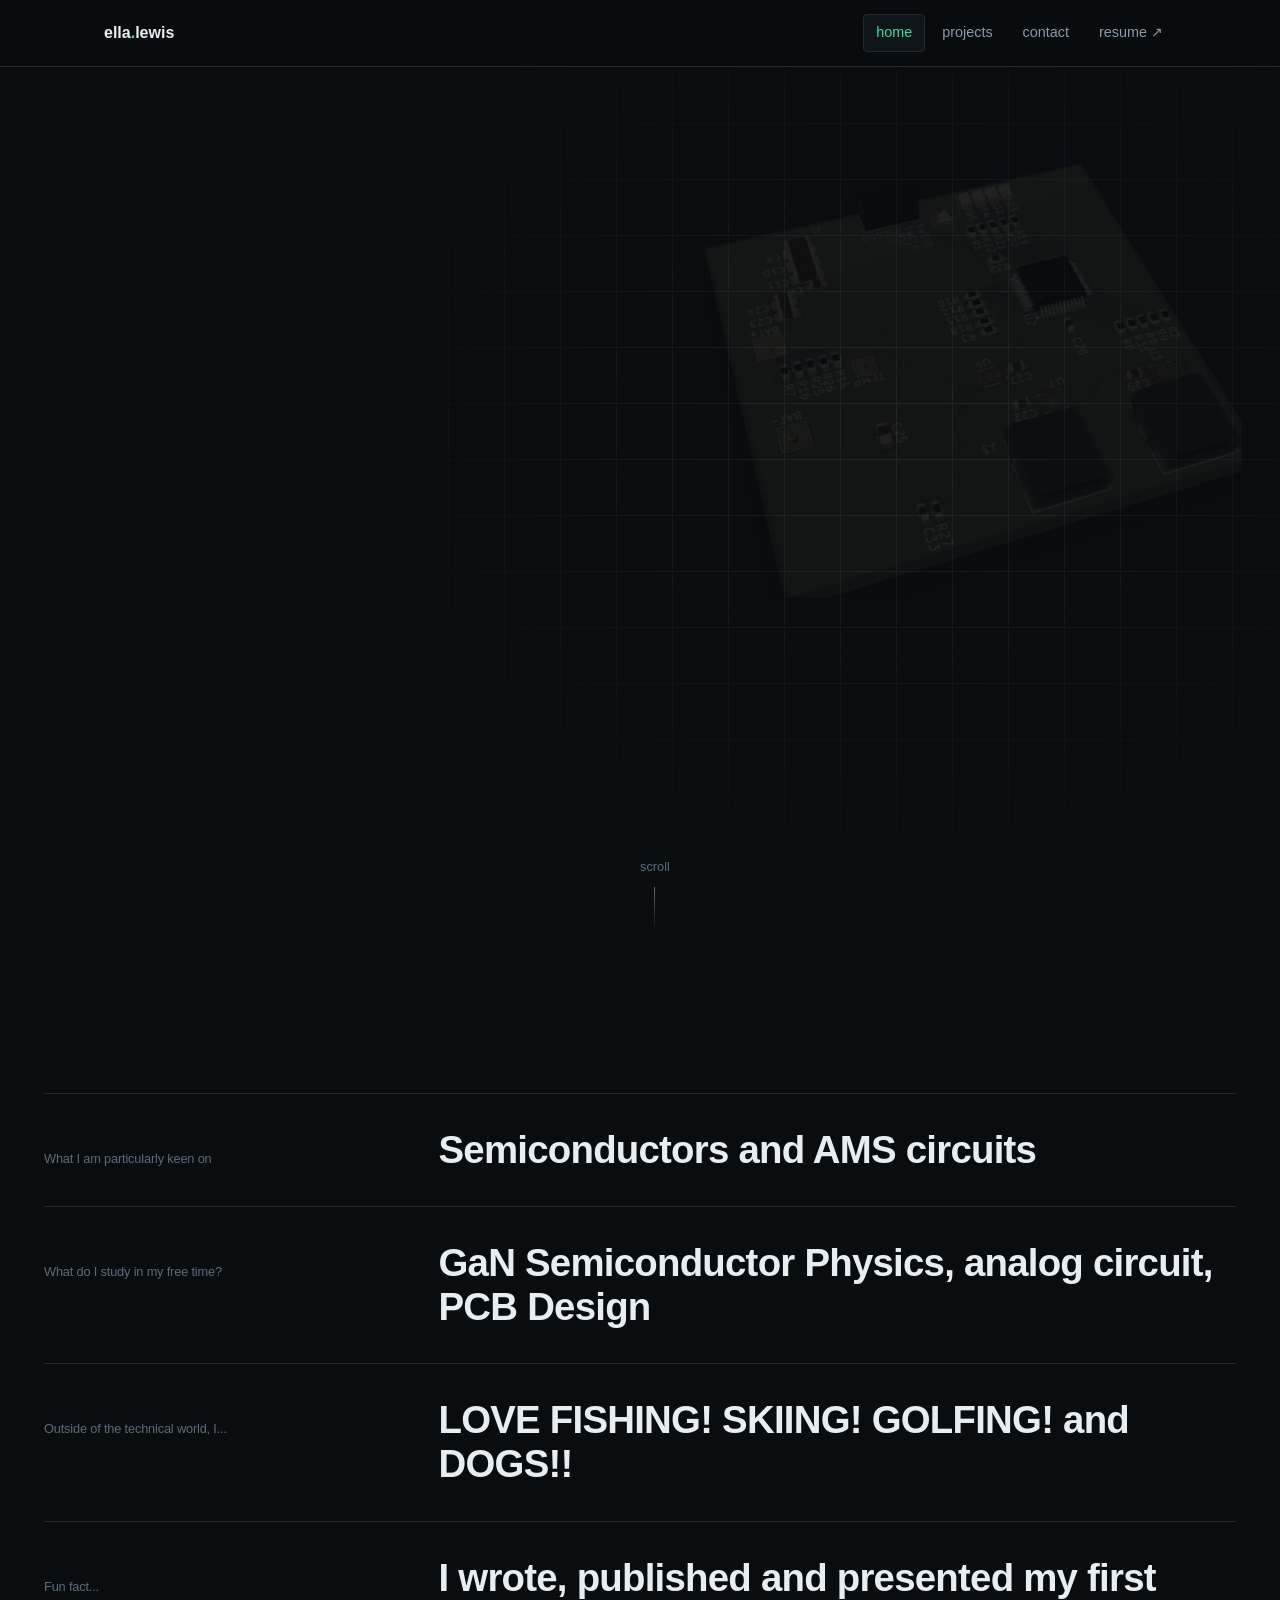
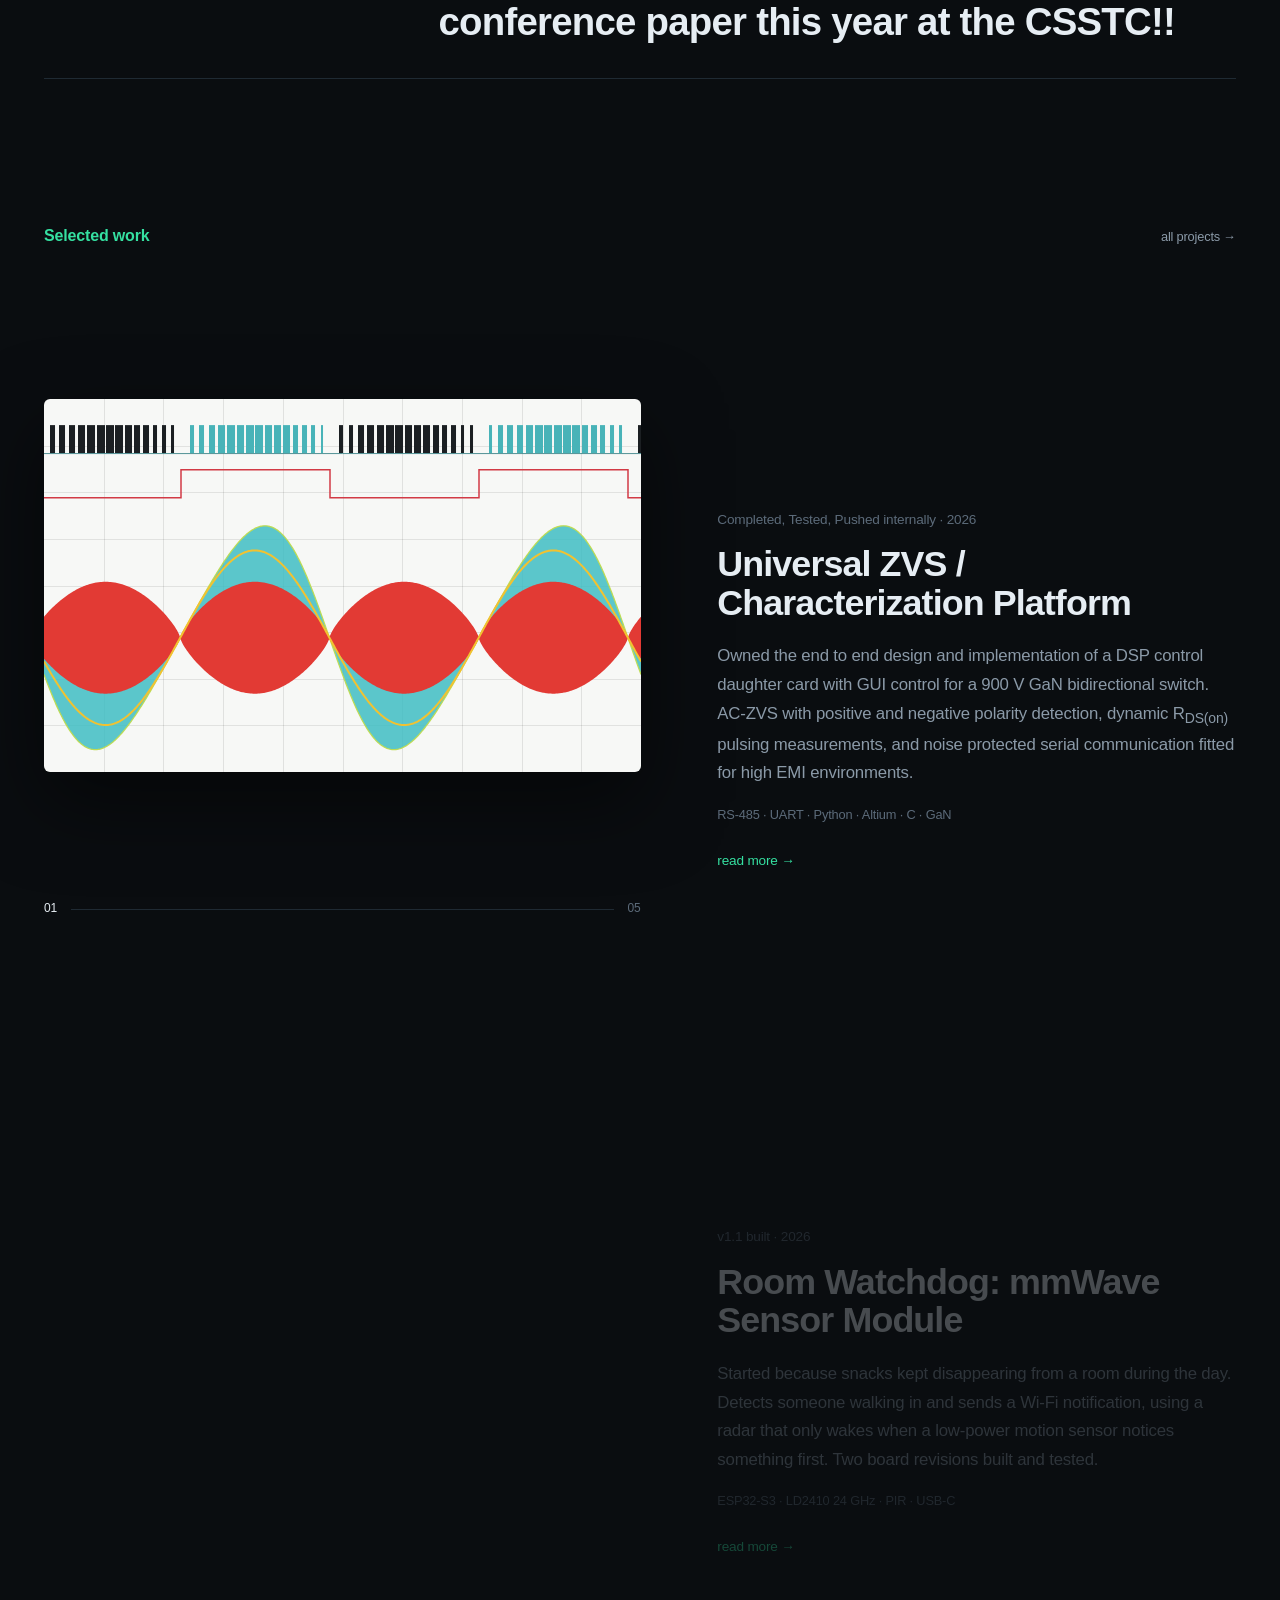
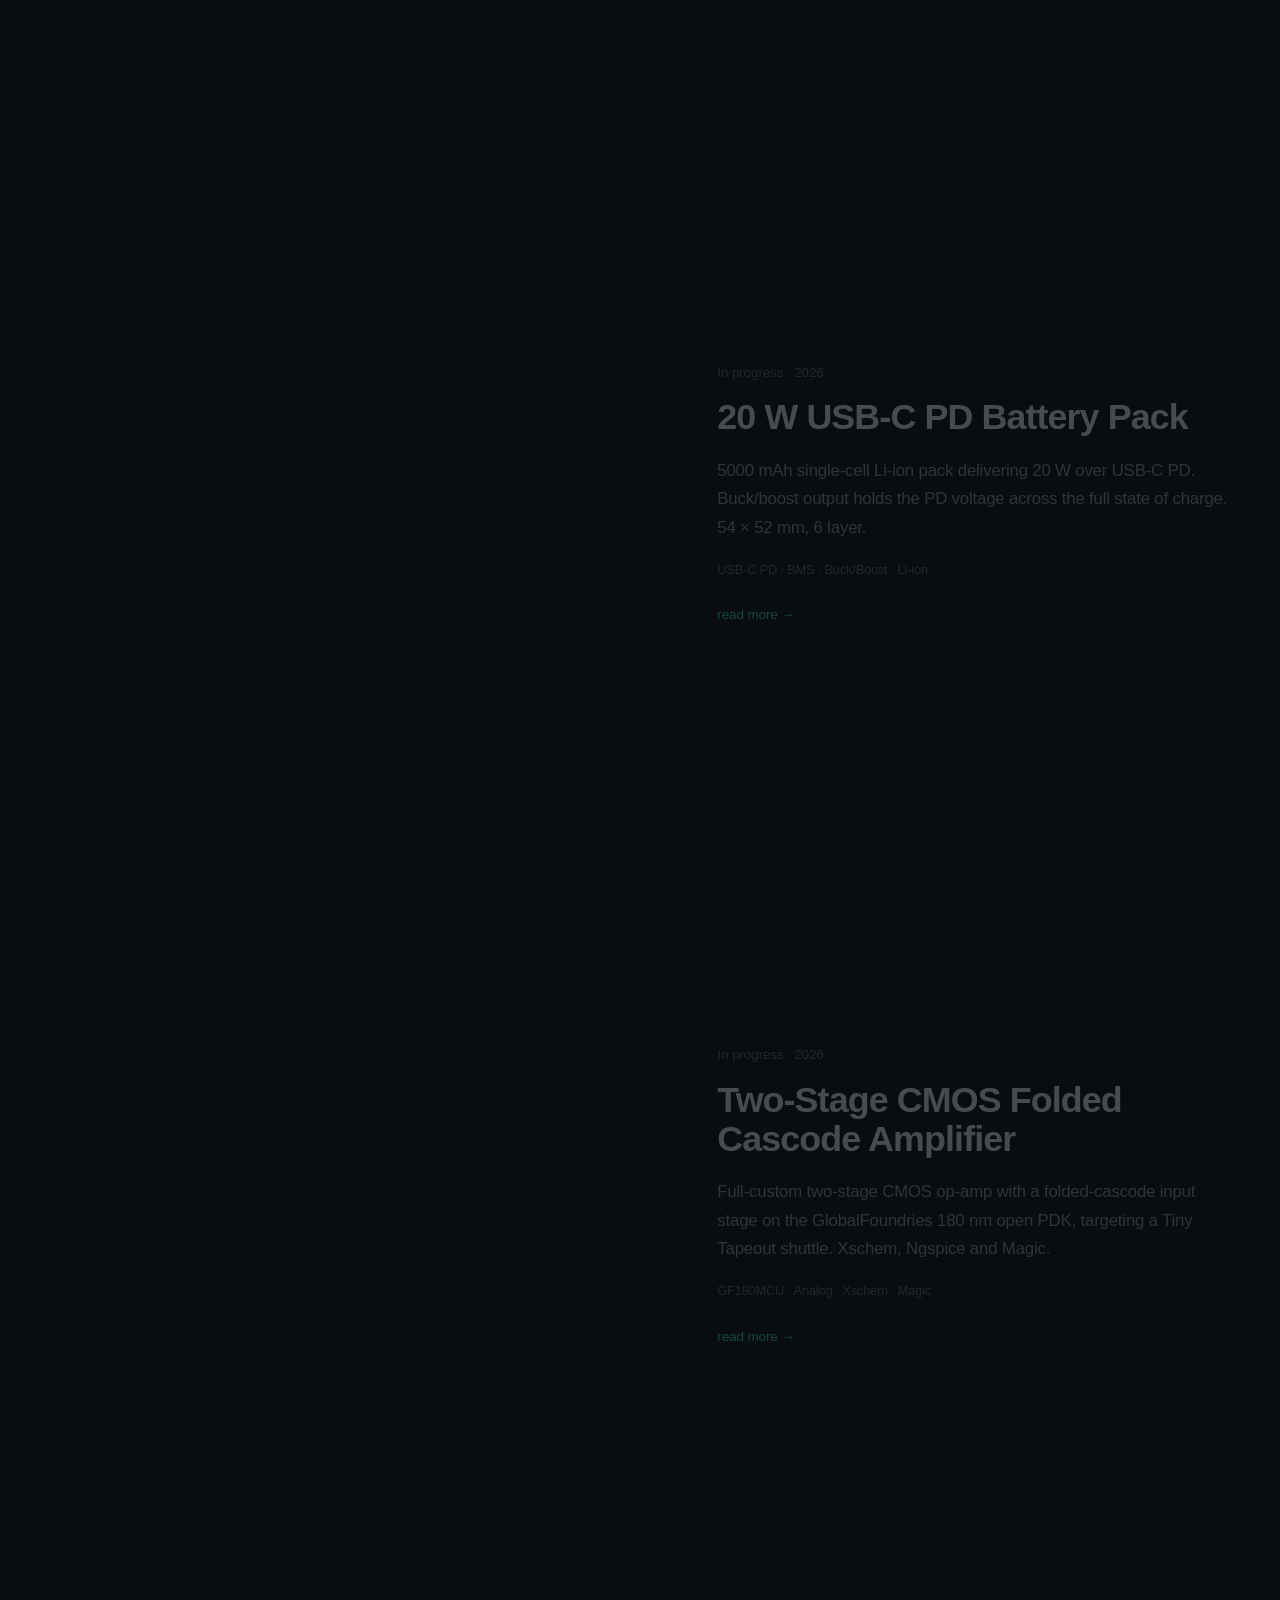
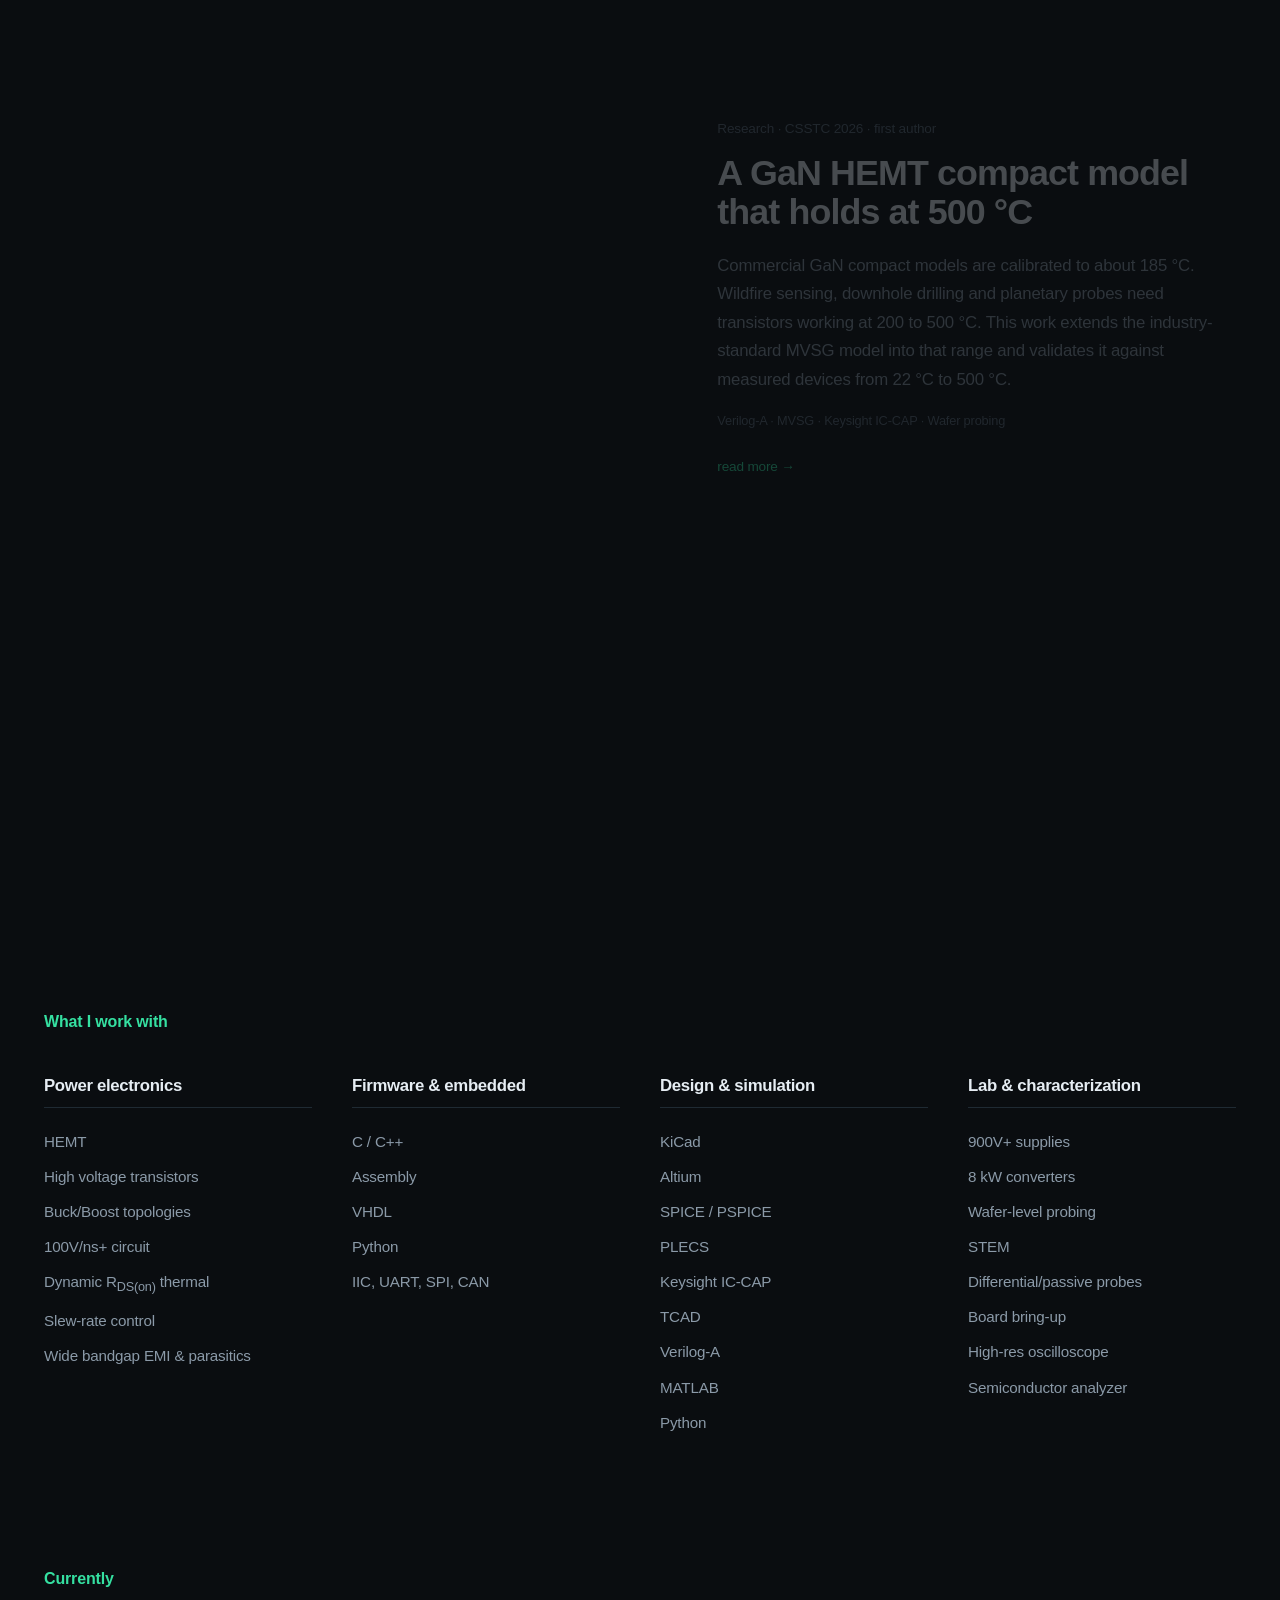
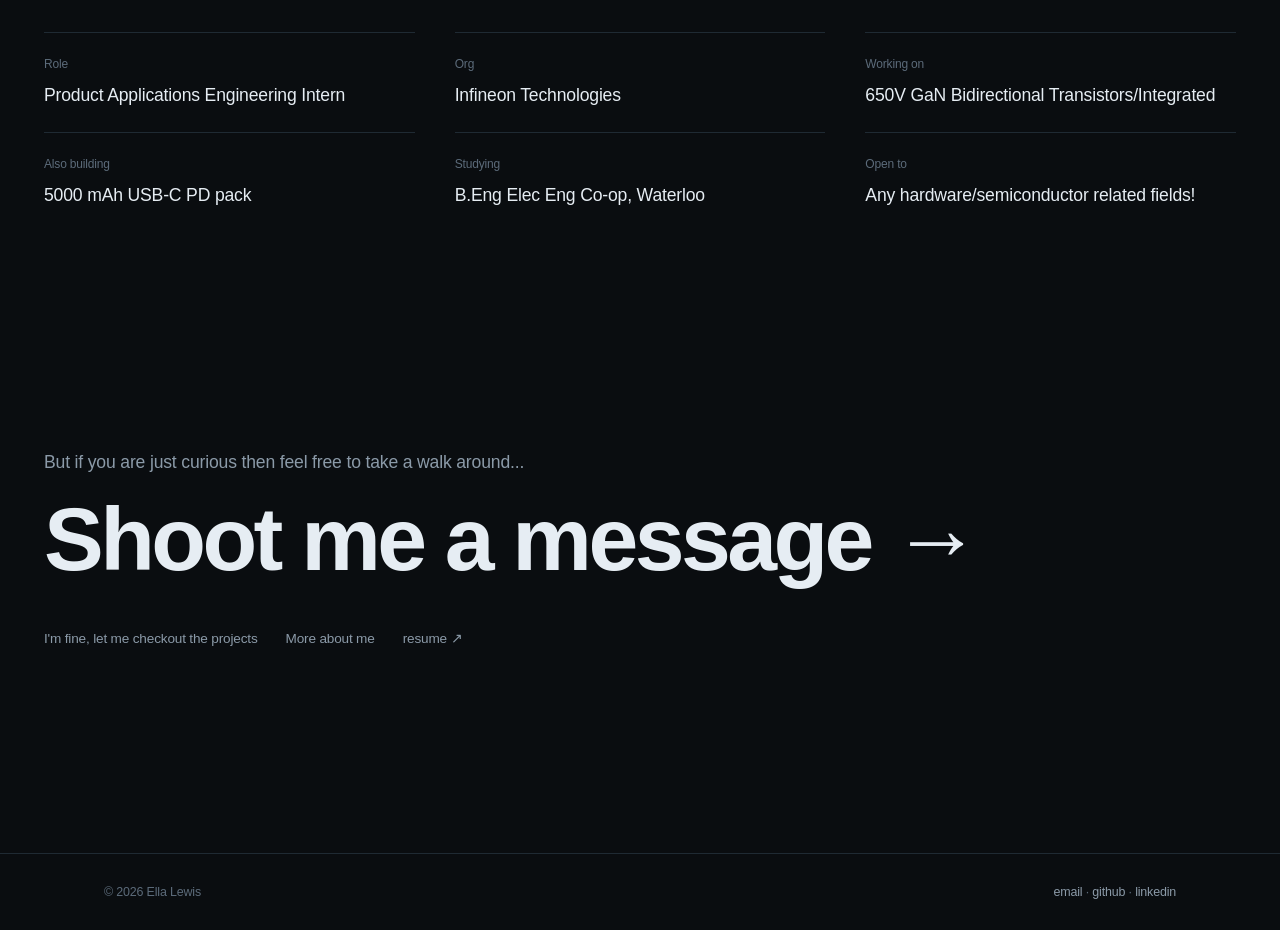
<file: index.html>
<!DOCTYPE html>
<html lang="en">
<head>
<meta charset="utf-8">
<meta name="viewport" content="width=device-width, initial-scale=1">
<title>Ella Lewis</title>
<meta name="description" content="Won't claim to be an expert in a field I am not familiar in, but just know that I am trying my best to learn. I'll get there one day ">
<link rel="stylesheet" href="style.css">
<link rel="stylesheet" href="home.css">
</head>
<body class="home">

<header class="site-header">
  <nav class="nav">
    <a class="brand" href="index.html">ella<span class="dot">.</span>lewis</a>
    <div class="nav-links">
      <a href="index.html" class="active">home</a>
      <a href="projects.html">projects</a>
      <a href="contact.html">contact</a>
      <a href="resume.pdf" target="_blank" rel="noopener">resume ↗</a>
    </div>
  </nav>
</header>

<main>

  <!-- ============================= HERO ============================= -->
  <section class="h-hero" id="top">
    <div class="h-hero-board" aria-hidden="true">
      <img src="images/battery-3d-iso.png" alt="">
    </div>
    <div class="h-hero-text">
      <span class="h-kicker" data-reveal>Be kind, work hard</span>
      <h1 data-reveal style="--d:80ms">Wait don't leave...<span class="hl"> Okay, this look like a generic portfolio</span>, but just give me a minute of your time...<span class="cursor">_</span></h1>
      <p class="h-lead" data-reveal style="--d:160ms">I'll even throw in a little joke for the road c:</p>
    </div>
    <a class="h-scroll" href="#facts" data-reveal style="--d:320ms"><span>scroll</span><i></i></a>
  </section>

  <!-- ============================= FACTS ============================= -->
  <section class="h-facts" id="facts">
    <div class="h-row" data-reveal><div class="k">What I am particularly keen on</div><div class="v">Semiconductors and AMS circuits</div></div>
    <div class="h-row" data-reveal><div class="k">What do I study in my free time?</div><div class="v">GaN Semiconductor Physics, analog circuit, PCB Design</div></div>
    <div class="h-row" data-reveal><div class="k">Outside of the technical world, I...</div><div class="v">LOVE FISHING! SKIING! GOLFING! and DOGS!!</div></div>
    <div class="h-row" data-reveal><div class="k">Fun fact...</div><div class="v">I wrote, published and presented my first conference paper this year at the CSSTC!!</div></div>
  </section>

  <!-- ============================= WORK ============================= -->
  <section class="h-work" id="work">
    <div class="h-work-head" data-reveal>
      <span class="h-kicker">Selected work</span>
      <a class="h-all" href="projects.html">all projects →</a>
    </div>

    <div class="h-work-body">
      <div class="h-stage" aria-hidden="true">
        <div class="h-stage-inner">
          <div class="h-slide" data-i="0"><canvas class="zvs-anim"></canvas></div>
          <div class="h-slide h-slide-3d" data-i="1" data-glb="images/mmwave-pcb.glb" data-radius="95%"><img src="images/mmwave-3d-iso.png" alt=""></div>
          <div class="h-slide h-slide-3d" data-i="2" data-glb="images/battery-pcb.glb" data-radius="72%"><img src="images/battery-3d-iso.png" alt=""></div>
          <div class="h-slide h-slide-bode" data-i="3">
            <svg viewBox="0 0 400 260" preserveAspectRatio="xMidYMid meet">
              <g class="bode-grid">
                <line x1="40" y1="20" x2="40" y2="230"/><line x1="40" y1="230" x2="385" y2="230"/>
                <line x1="40" y1="72" x2="385" y2="72"/><line x1="40" y1="125" x2="385" y2="125"/><line x1="40" y1="178" x2="385" y2="178"/>
                <line x1="126" y1="20" x2="126" y2="230"/><line x1="212" y1="20" x2="212" y2="230"/><line x1="298" y1="20" x2="298" y2="230"/>
              </g>
              <path class="bode-mag" pathLength="1" d="M40 48 L150 48 C185 48 200 58 222 80 L360 222"/>
              <path class="bode-ph" pathLength="1" d="M40 98 L170 98 C215 98 230 122 250 150 C275 186 300 192 380 194"/>
              <text x="46" y="40">gain</text><text x="46" y="92">phase</text><text x="352" y="248">freq</text>
            </svg>
          </div>
          <div class="h-slide h-slide-iv" data-i="4">
            <div class="iv"><canvas class="iv-anim"></canvas></div>
          </div>
          <div class="h-stage-meta"><span class="h-count">01</span><span class="h-bar"><i></i></span><span>05</span></div>
        </div>
      </div>

      <div class="h-chapters">
        <article class="h-chapter" data-i="0">
          <div class="h-chapter-media"><canvas class="zvs-anim"></canvas></div>
          <span class="h-status">Completed, Tested, Pushed internally · 2026</span>
          <h3><a href="project-gan-platform.html">Universal ZVS / Characterization Platform</a></h3>
          <p>Owned the end to end design and implementation of a DSP control daughter card with GUI control for a 900&nbsp;V GaN bidirectional switch. AC-ZVS with positive and negative polarity detection, dynamic R<sub>DS(on)</sub> pulsing measurements, and noise protected serial communication fitted for high EMI environments.</p>
          <p class="h-tags">RS-485 · UART · Python · Altium · C · GaN</p>
          <a class="h-more" href="project-gan-platform.html">read more →</a>
        </article>

        <article class="h-chapter" data-i="1">
          <div class="h-chapter-media"><img src="images/mmwave-3d-iso.png" alt="3D render of the mmWave sensor module PCB"></div>
          <span class="h-status">v1.1 built · 2026</span>
          <h3><a href="project-mmwave.html">Room Watchdog: mmWave Sensor Module</a></h3>
          <p>Started because snacks kept disappearing from a room during the day. Detects someone walking in and sends a Wi-Fi notification, using a radar that only wakes when a low-power motion sensor notices something first. Two board revisions built and tested.</p>
          <p class="h-tags">ESP32-S3 · LD2410 24 GHz · PIR · USB-C</p>
          <a class="h-more" href="project-mmwave.html">read more →</a>
        </article>

        <article class="h-chapter" data-i="2">
          <div class="h-chapter-media"><img src="images/battery-3d-iso.png" alt="3D render of the battery pack PCB"></div>
          <span class="h-status">In progress · 2026</span>
          <h3><a href="project-battery.html">20 W USB-C PD Battery Pack</a></h3>
          <p>5000&nbsp;mAh single-cell Li-ion pack delivering 20&nbsp;W over USB-C PD. Buck/boost output holds the PD voltage across the full state of charge. 54 &times; 52 mm, 6 layer.</p>
          <p class="h-tags">USB-C PD · BMS · Buck/Boost · Li-ion</p>
          <a class="h-more" href="project-battery.html">read more →</a>
        </article>

        <article class="h-chapter" data-i="3">
          <span class="h-status">In progress · 2026</span>
          <h3><a href="project-cascode-amp.html">Two-Stage CMOS Folded Cascode Amplifier</a></h3>
          <p>Full-custom two-stage CMOS op-amp with a folded-cascode input stage on the GlobalFoundries 180&nbsp;nm open PDK, targeting a Tiny Tapeout shuttle. Xschem, Ngspice and Magic.</p>
          <p class="h-tags">GF180MCU · Analog · Xschem · Magic</p>
          <a class="h-more" href="project-cascode-amp.html">read more →</a>
        </article>
        <article class="h-chapter" data-i="4">
          <div class="h-chapter-media"><div class="iv"><canvas class="iv-anim" aria-label="Animated GaN HEMT output characteristics, curves drawn one gate voltage at a time"></canvas></div></div>
          <span class="h-status">Research · CSSTC 2026 · first author</span>
          <h3><a href="research.html">A GaN HEMT compact model that holds at 500&nbsp;°C</a></h3>
          <p>Commercial GaN compact models are calibrated to about 185&nbsp;°C. Wildfire sensing, downhole drilling and planetary probes need transistors working at 200 to 500&nbsp;°C. This work extends the industry-standard MVSG model into that range and validates it against measured devices from 22&nbsp;°C to 500&nbsp;°C.</p>
          <p class="h-tags">Verilog-A · MVSG · Keysight IC-CAP · Wafer probing</p>
          <a class="h-more" href="research.html">read more →</a>
        </article>
      </div>
    </div>
  </section>

  <!-- ============================= SKILLS ============================= -->
  <section class="h-skills">
    <span class="h-kicker" data-reveal>What I work with</span>
    <div class="h-skill-cols">
      <div data-reveal>
        <h4>Power electronics</h4>
        <ul><li>HEMT</li><li>High voltage transistors</li><li>Buck/Boost topologies</li><li>100V/ns+ circuit</li><li>Dynamic R<sub>DS(on)</sub> thermal</li><li>Slew-rate control</li><li>Wide bandgap EMI &amp; parasitics</li></ul>
      </div>
      <div data-reveal style="--d:80ms">
        <h4>Firmware &amp; embedded</h4>
        <ul><li>C / C++</li><li>Assembly</li><li>VHDL</li><li>Python</li><li>IIC, UART, SPI, CAN</li></ul>
      </div>
      <div data-reveal style="--d:160ms">
        <h4>Design &amp; simulation</h4>
        <ul><li>KiCad</li><li>Altium</li><li>SPICE / PSPICE</li><li>PLECS</li><li>Keysight IC-CAP</li><li>TCAD</li><li>Verilog-A</li><li>MATLAB</li><li>Python</li></ul>
      </div>
      <div data-reveal style="--d:240ms">
        <h4>Lab &amp; characterization</h4>
        <ul><li>900V+ supplies</li><li>8 kW converters</li><li>Wafer-level probing</li><li>STEM</li><li>Differential/passive probes</li><li>Board bring-up</li><li>High-res oscilloscope</li><li>Semiconductor analyzer</li></ul>
      </div>
    </div>
  </section>

  <!-- ============================= NOW ============================= -->
  <section class="h-now">
    <span class="h-kicker" data-reveal>Currently</span>
    <dl>
      <div data-reveal><dt>Role</dt><dd>Product Applications Engineering Intern</dd></div>
      <div data-reveal><dt>Org</dt><dd>Infineon Technologies</dd></div>
      <div data-reveal><dt>Working on</dt><dd>650V GaN Bidirectional Transistors/Integrated</dd></div>
      <div data-reveal><dt>Also building</dt><dd>5000 mAh USB-C PD pack</dd></div>
      <div data-reveal><dt>Studying</dt><dd>B.Eng Elec Eng Co-op, Waterloo</dd></div>
      <div data-reveal><dt>Open to</dt><dd>Any hardware/semiconductor related fields!</dd></div>
    </dl>
  </section>

  <!-- ============================= CONTACT ============================= -->
  <section class="h-contact">
    <p data-reveal>But if you are just curious then feel free to take a walk around...</p>
    <a class="h-big" href="contact.html" data-reveal style="--d:80ms">Shoot me a message →</a>
    <div class="h-links" data-reveal style="--d:160ms">
      <a href="projects.html">I'm fine, let me checkout the projects</a>
      <a href="about.html">More about me</a>
      <a href="resume.pdf" target="_blank" rel="noopener">resume ↗</a>
    </div>
  </section>

</main>

<footer class="site-footer">
  <div class="footer-inner">
    <span>© 2026 Ella Lewis</span>
    <span>
      <a href="mailto:elcslewis@gmail.com">email</a> ·
      <a href="https://github.com/ecslewis">github</a> ·
      <a href="https://www.linkedin.com/in/elcslewis/">linkedin</a>
    </span>
  </div>
</footer>

<script src="zvs-anim.js" defer></script>
<script src="iv-anim.js" defer></script>
<script src="home.js" defer></script>
</body>
</html>
</file>
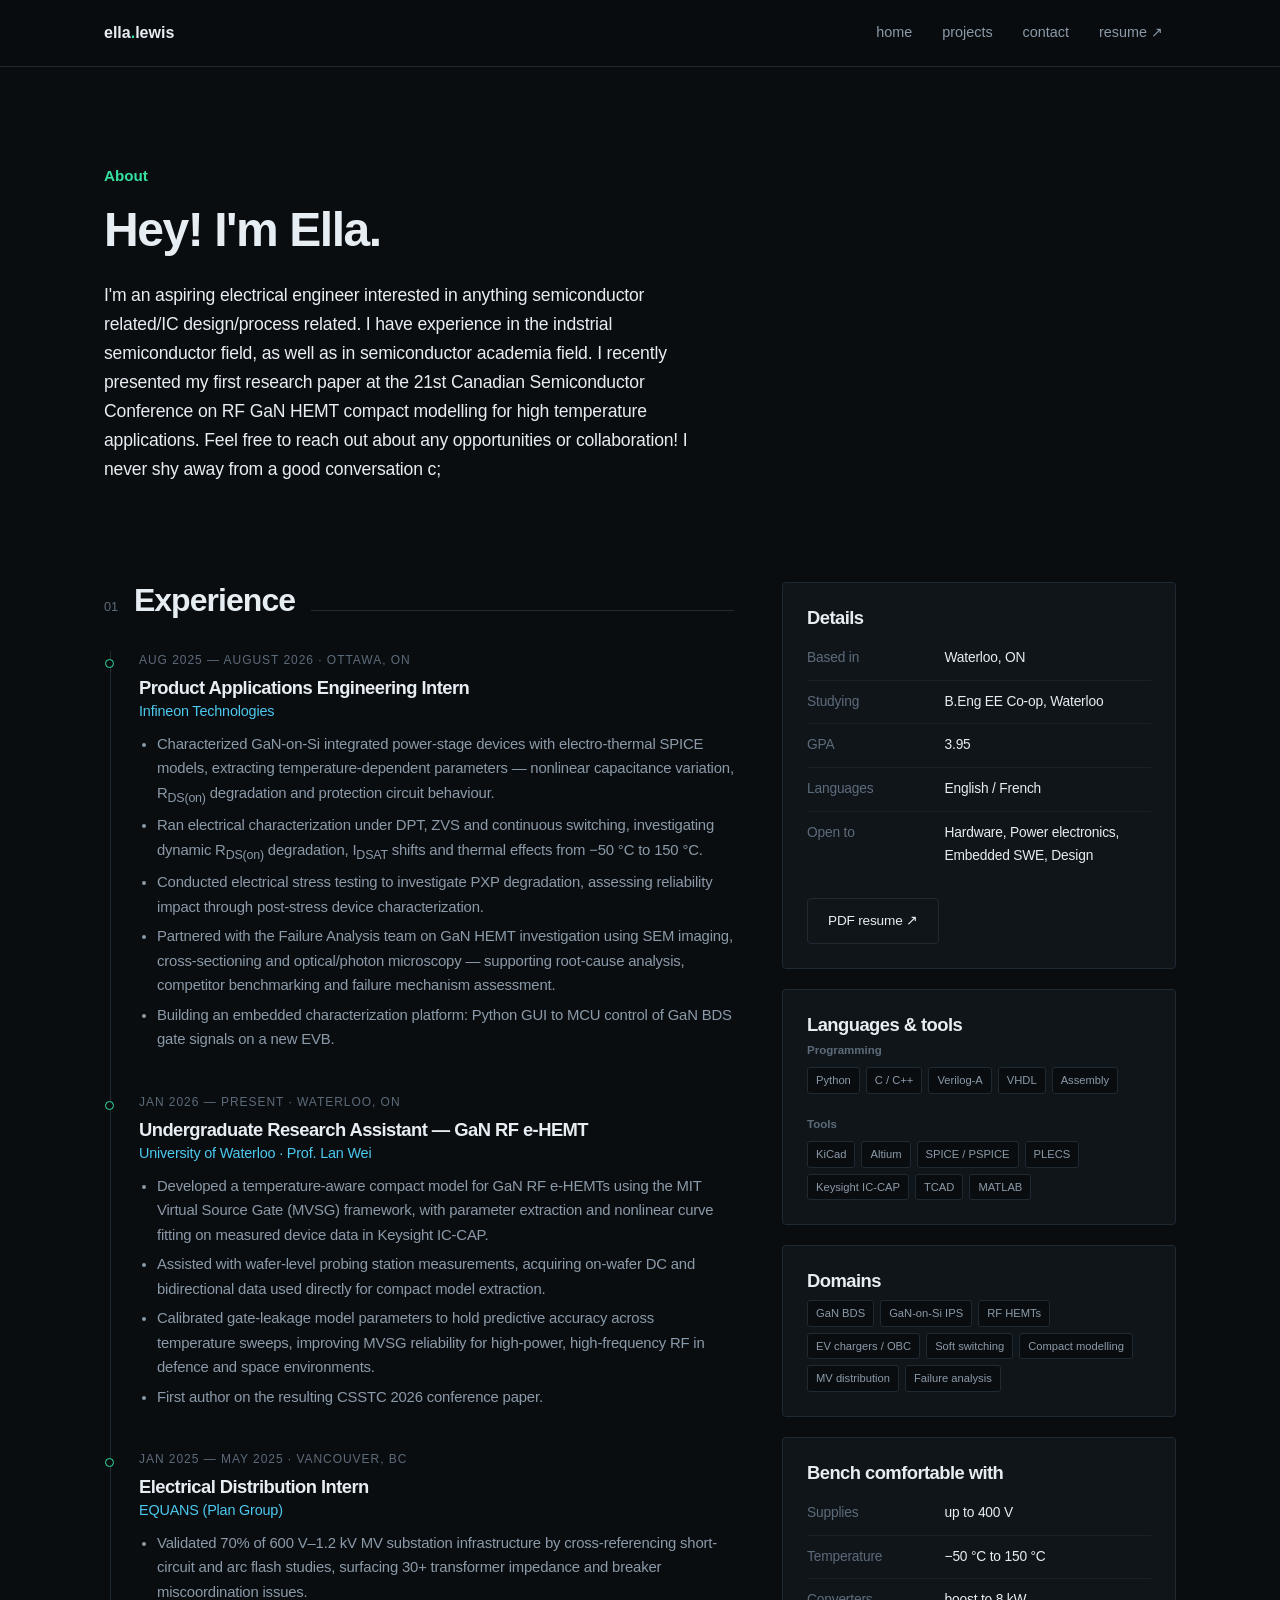
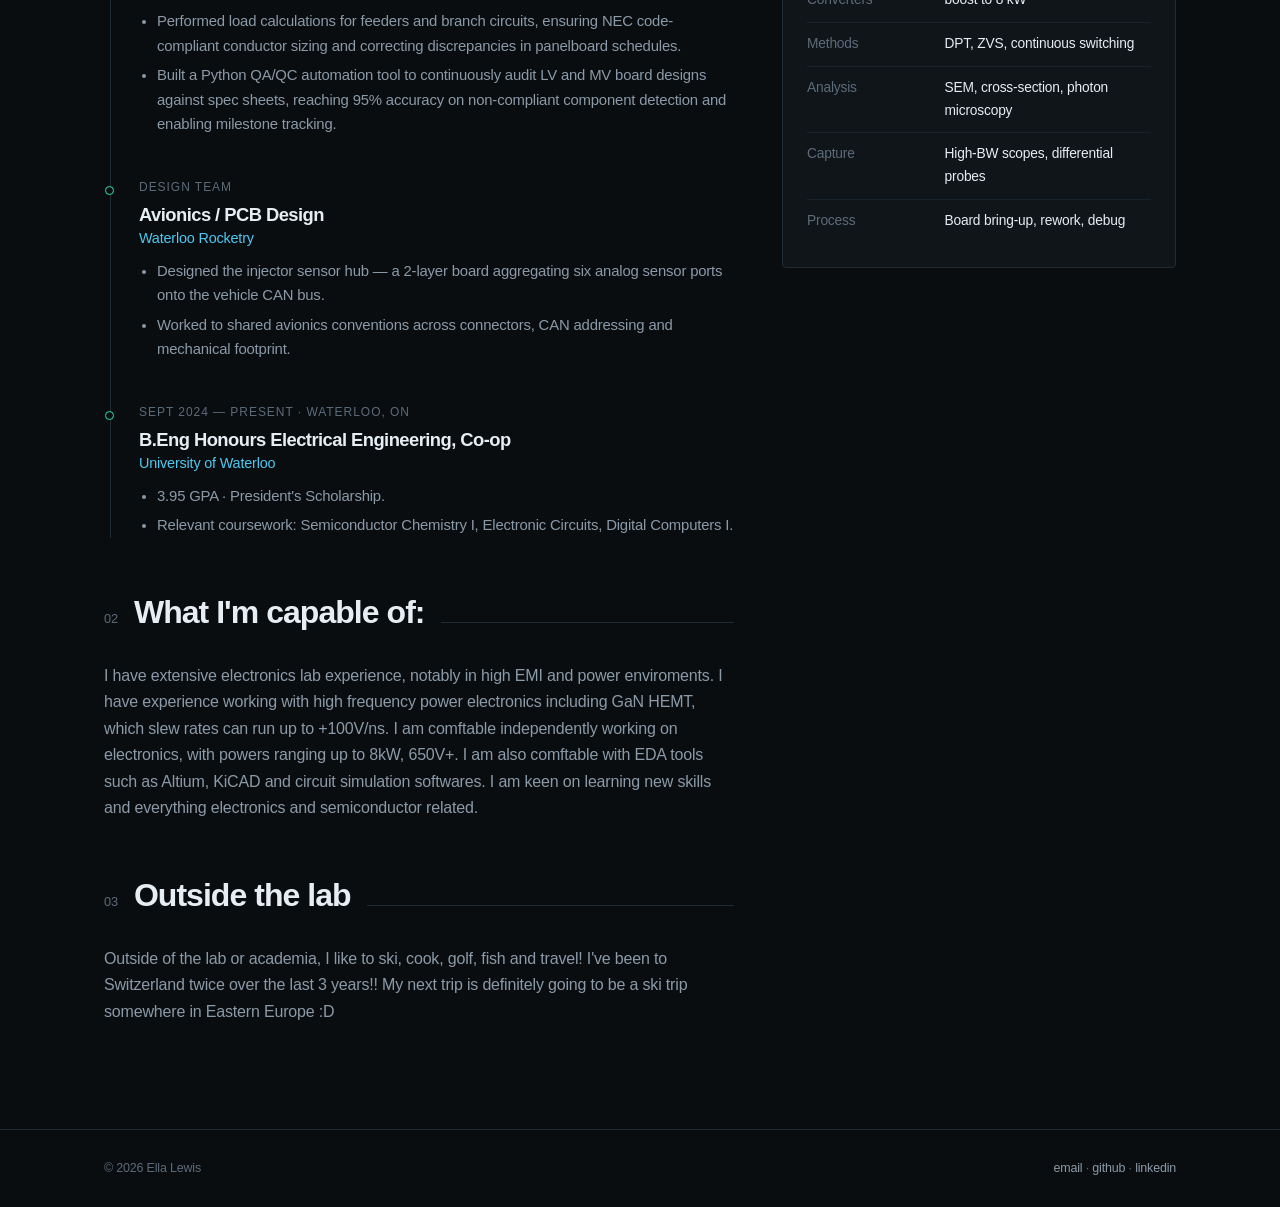
<file: about.html>
<!DOCTYPE html>
<html lang="en">
<head>
<meta charset="utf-8">
<meta name="viewport" content="width=device-width, initial-scale=1">
<title>About — Ella Lewis</title>
<link rel="stylesheet" href="style.css">
<noscript><style>
  /* JavaScript off: show everything immediately, no animation */
  .reveal{opacity:1!important;transform:none!important;filter:none!important}
  .spec-strip .spec{opacity:1!important;transform:none!important}
  .section-head .rule{transform:scaleX(1)!important}
  .timeline .tl-item::before{transform:scale(1)!important}
</style></noscript>
</head>
<body>

<header class="site-header">
  <nav class="nav">
    <a class="brand" href="index.html">ella<span class="dot">.</span>lewis</a>
    <div class="nav-links">
      <a href="index.html">home</a>
      <a href="projects.html">projects</a>
      <a href="contact.html">contact</a>
      <a href="resume.pdf" target="_blank" rel="noopener">resume ↗</a>
    </div>
  </nav>
</header>

<main class="wrap">

  <section class="hero" style="padding-bottom:32px">
    <span class="kicker">About</span>
    <h1 style="font-size:clamp(2rem,4.5vw,3rem)">Hey! I'm Ella.</h1> <!--make this translate many languages like Nihao, Hola, Bonjour, Hi-->
    <p class="lead">
      I'm an aspiring electrical engineer interested in anything semiconductor related/IC design/process related. I have experience in the indstrial semiconductor field, as well as in semiconductor academia field. I recently presented my first research paper at the 21st Canadian Semiconductor Conference on RF GaN HEMT compact modelling for high temperature applications.
      Feel free to reach out about any opportunities or collaboration! I never shy away from a good conversation c;
    </p>
  </section>

  <section class="tight">
    <div class="cols">

      <div>
        <div class="section-head">
          <span class="idx">01</span><h2>Experience</h2><span class="rule"></span>
        </div>

        <div class="timeline">

          <div class="tl-item">
            <div class="when">AUG 2025 — AUGUST 2026 · OTTAWA, ON</div>
            <h3>Product Applications Engineering Intern</h3>
            <div class="where">Infineon Technologies</div>
            <ul>
              <li>Characterized GaN-on-Si integrated power-stage devices with electro-thermal SPICE models, extracting temperature-dependent parameters — nonlinear capacitance variation, R<sub>DS(on)</sub> degradation and protection circuit behaviour.</li>
              <li>Ran electrical characterization under DPT, ZVS and continuous switching, investigating dynamic R<sub>DS(on)</sub> degradation, I<sub>DSAT</sub> shifts and thermal effects from &minus;50&nbsp;°C to 150&nbsp;°C.</li>
              <li>Conducted electrical stress testing to investigate PXP degradation, assessing reliability impact through post-stress device characterization.</li>
              <li>Partnered with the Failure Analysis team on GaN HEMT investigation using SEM imaging, cross-sectioning and optical/photon microscopy — supporting root-cause analysis, competitor benchmarking and failure mechanism assessment.</li>
              <li>Building an embedded characterization platform: Python GUI to MCU control of GaN BDS gate signals on a new EVB.</li>
            </ul>
          </div>

          <div class="tl-item">
            <div class="when">JAN 2026 — PRESENT · WATERLOO, ON</div>
            <h3>Undergraduate Research Assistant — GaN RF e-HEMT</h3>
            <div class="where">University of Waterloo · Prof. Lan Wei</div>
            <ul>
              <li>Developed a temperature-aware compact model for GaN RF e-HEMTs using the MIT Virtual Source Gate (MVSG) framework, with parameter extraction and nonlinear curve fitting on measured device data in Keysight IC-CAP.</li>
              <li>Assisted with wafer-level probing station measurements, acquiring on-wafer DC and bidirectional data used directly for compact model extraction.</li>
              <li>Calibrated gate-leakage model parameters to hold predictive accuracy across temperature sweeps, improving MVSG reliability for high-power, high-frequency RF in defence and space environments.</li>
              <li>First author on the resulting CSSTC 2026 conference paper.</li>
            </ul>
          </div>

          <div class="tl-item">
            <div class="when">JAN 2025 — MAY 2025 · VANCOUVER, BC</div>
            <h3>Electrical Distribution Intern</h3>
            <div class="where">EQUANS (Plan Group)</div>
            <ul>
              <li>Validated 70% of 600&nbsp;V–1.2&nbsp;kV MV substation infrastructure by cross-referencing short-circuit and arc flash studies, surfacing 30+ transformer impedance and breaker miscoordination issues.</li>
              <li>Performed load calculations for feeders and branch circuits, ensuring NEC code-compliant conductor sizing and correcting discrepancies in panelboard schedules.</li>
              <li>Built a Python QA/QC automation tool to continuously audit LV and MV board designs against spec sheets, reaching 95% accuracy on non-compliant component detection and enabling milestone tracking.</li>
            </ul>
          </div>

          <div class="tl-item">
            <div class="when">DESIGN TEAM</div>
            <h3>Avionics / PCB Design</h3>
            <div class="where">Waterloo Rocketry</div>
            <ul>
              <li>Designed the injector sensor hub — a 2-layer board aggregating six analog sensor ports onto the vehicle CAN bus.</li>
              <li>Worked to shared avionics conventions across connectors, CAN addressing and mechanical footprint.</li>
            </ul>
          </div>

          <div class="tl-item">
            <div class="when">SEPT 2024 — PRESENT · WATERLOO, ON</div>
            <h3>B.Eng Honours Electrical Engineering, Co-op</h3>
            <div class="where">University of Waterloo</div>
            <ul>
              <li>3.95 GPA · President's Scholarship.</li>
              <li>Relevant coursework: Semiconductor Chemistry I, Electronic Circuits, Digital Computers I.</li>
            </ul>
          </div>

        </div>

        <div class="section-head" style="margin-top:56px">
          <span class="idx">02</span><h2>What I'm capable of:</h2><span class="rule"></span>
        </div>
        <p>
          I have extensive electronics lab experience, notably in high EMI and power enviroments. I have experience working with high frequency power electronics
          including GaN HEMT, which slew rates can run up to +100V/ns. I am comftable independently working on electronics, with powers ranging up to 8kW, 650V+.
          I am also comftable with EDA tools such as Altium, KiCAD and circuit simulation softwares. I am keen on learning new skills and everything electronics and semiconductor related.
        </p>

        <div class="section-head" style="margin-top:56px">
          <span class="idx">03</span><h2>Outside the lab</h2><span class="rule"></span>
        </div>
        <p>
          <!-- ADD: your hobbies section — the deck promises this but doesn't fill it in. -->
           Outside of the lab or academia, I like to ski, cook, golf, fish and travel! I've been to Switzerland twice over the last 3 years!! My next trip is definitely going to be
           a ski trip somewhere in Eastern Europe :D
        </p>
      </div>

      <aside>
        <div class="panel" style="margin-bottom:20px">
          <h3 style="margin-top:0">Details</h3>
          <table class="spec-table">
            <tr><td>Based in</td><td>Waterloo, ON</td></tr>
            <tr><td>Studying</td><td>B.Eng EE Co-op, Waterloo</td></tr>
            <tr><td>GPA</td><td>3.95 </td></tr>
            <tr><td>Languages</td><td>English / French</td></tr>
            <tr><td>Open to</td><td>Hardware, Power electronics, Embedded SWE, Design</td></tr>
          </table>
          <div class="btn-row" style="margin-top:20px">
            <a class="btn" href="resume.pdf">PDF resume ↗</a>
          </div>
        </div>

        <div class="panel" style="margin-bottom:20px">
          <h3 style="margin-top:0">Languages &amp; tools</h3>
          <div class="skill-group">
            <h4>Programming</h4>
            <div class="tags">
              <span class="tag">Python</span><span class="tag">C / C++</span>
              <span class="tag">Verilog-A</span><span class="tag">VHDL</span><span class="tag">Assembly</span>
            </div>
          </div>
          <div class="skill-group" style="margin-bottom:0">
            <h4>Tools</h4>
            <div class="tags">
              <span class="tag">KiCad</span><span class="tag">Altium</span>
              <span class="tag">SPICE / PSPICE</span><span class="tag">PLECS</span>
              <span class="tag">Keysight IC-CAP</span><span class="tag">TCAD</span>
              <span class="tag">MATLAB</span>
            </div>
          </div>
        </div>

        <div class="panel" style="margin-bottom:20px">
          <h3 style="margin-top:0">Domains</h3>
          <div class="tags">
            <span class="tag">GaN BDS</span><span class="tag">GaN-on-Si IPS</span>
            <span class="tag">RF HEMTs</span><span class="tag">EV chargers / OBC</span>
            <span class="tag">Soft switching</span><span class="tag">Compact modelling</span>
            <span class="tag">MV distribution</span><span class="tag">Failure analysis</span>
          </div>
        </div>

        <div class="panel">
          <h3 style="margin-top:0">Bench comfortable with</h3>
          <table class="spec-table">
            <tr><td>Supplies</td><td>up to 400 V</td></tr>
            <tr><td>Temperature</td><td>&minus;50 °C to 150 °C</td></tr>
            <tr><td>Converters</td><td>boost to 8 kW</td></tr>
            <tr><td>Methods</td><td>DPT, ZVS, continuous switching</td></tr>
            <tr><td>Analysis</td><td>SEM, cross-section, photon microscopy</td></tr>
            <tr><td>Capture</td><td>High-BW scopes, differential probes</td></tr>
            <tr><td>Process</td><td>Board bring-up, rework, debug</td></tr>
          </table>
        </div>
      </aside>

    </div>
  </section>

</main>

<footer class="site-footer">
  <div class="footer-inner">
    <span>© 2026 Ella Lewis</span>
    <span>
      <a href="mailto:elcslewis@gmail.com">email</a> ·
      <a href="https://github.com/ecslewis">github</a> ·
      <a href="https://www.linkedin.com/in/elcslewis/">linkedin</a>
    </span>
  </div>
</footer>

<script src="scroll.js" defer></script>

</body>
</html>
</file>
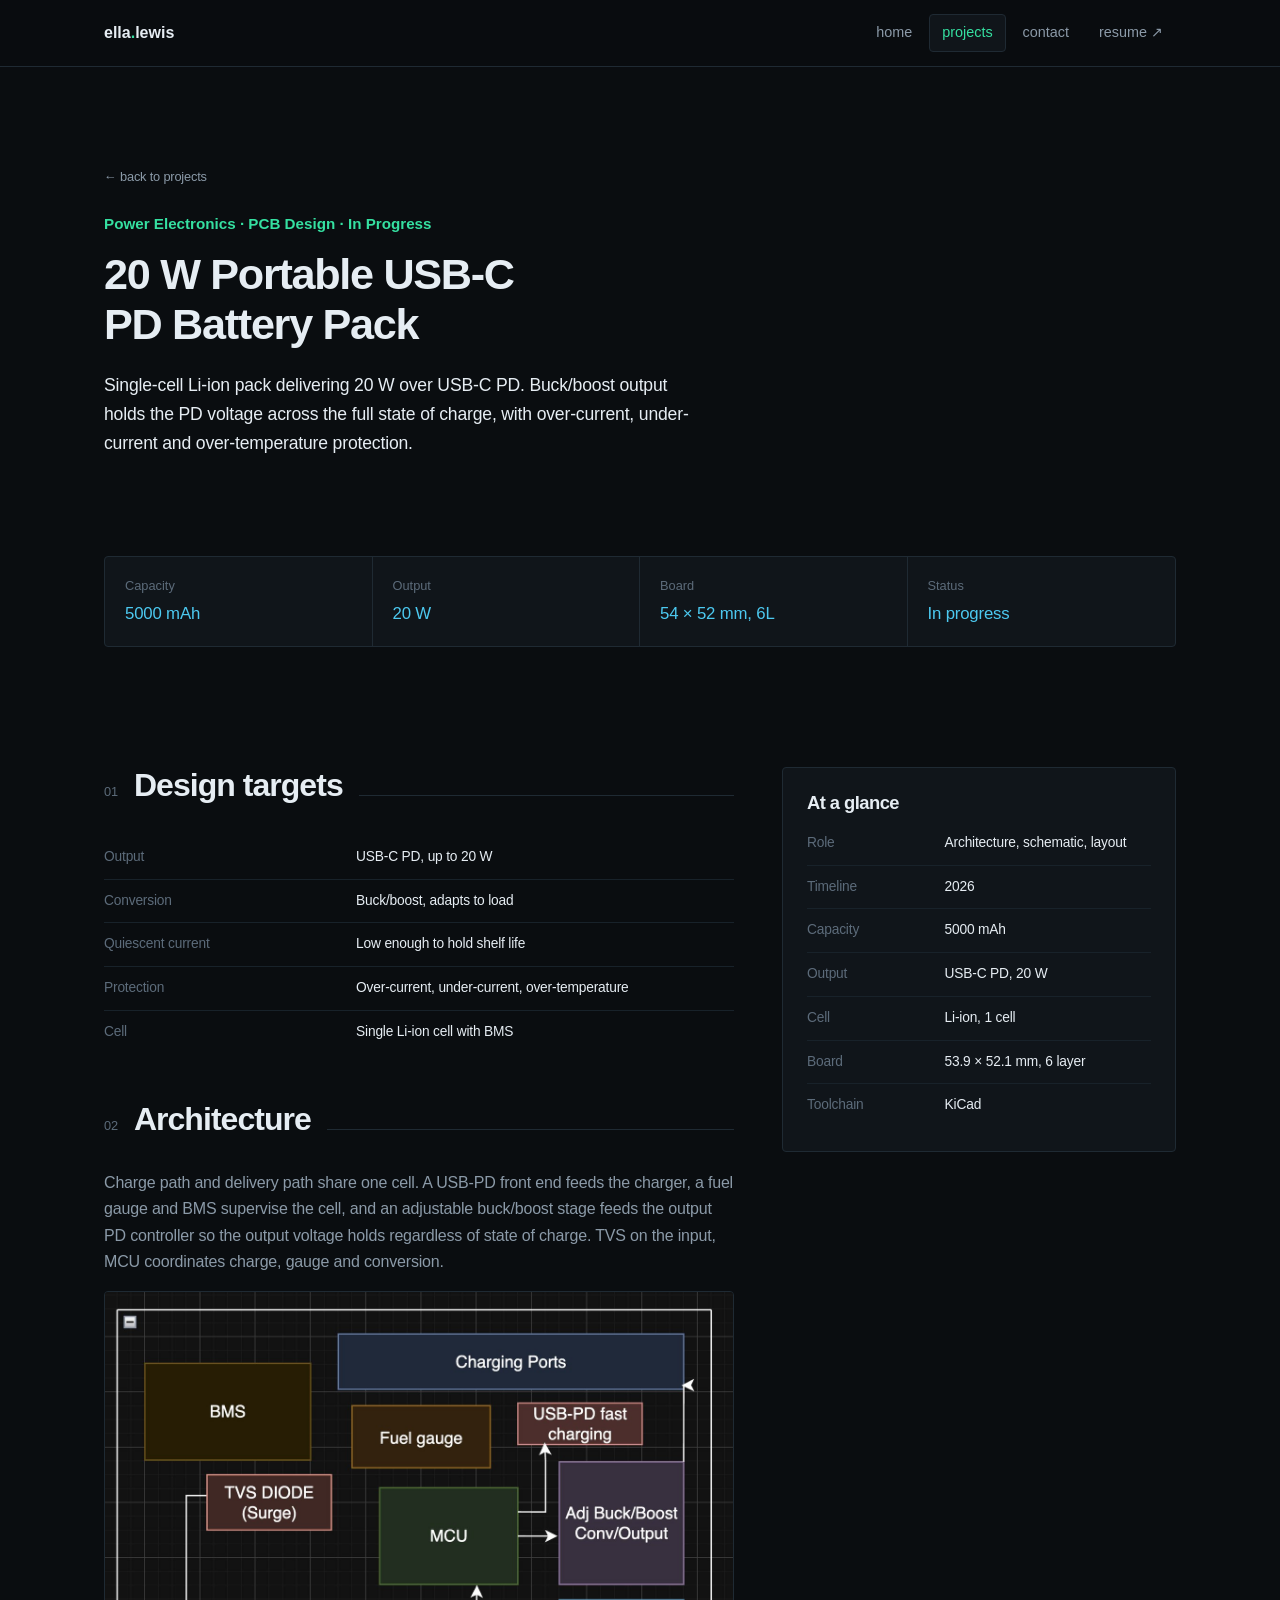
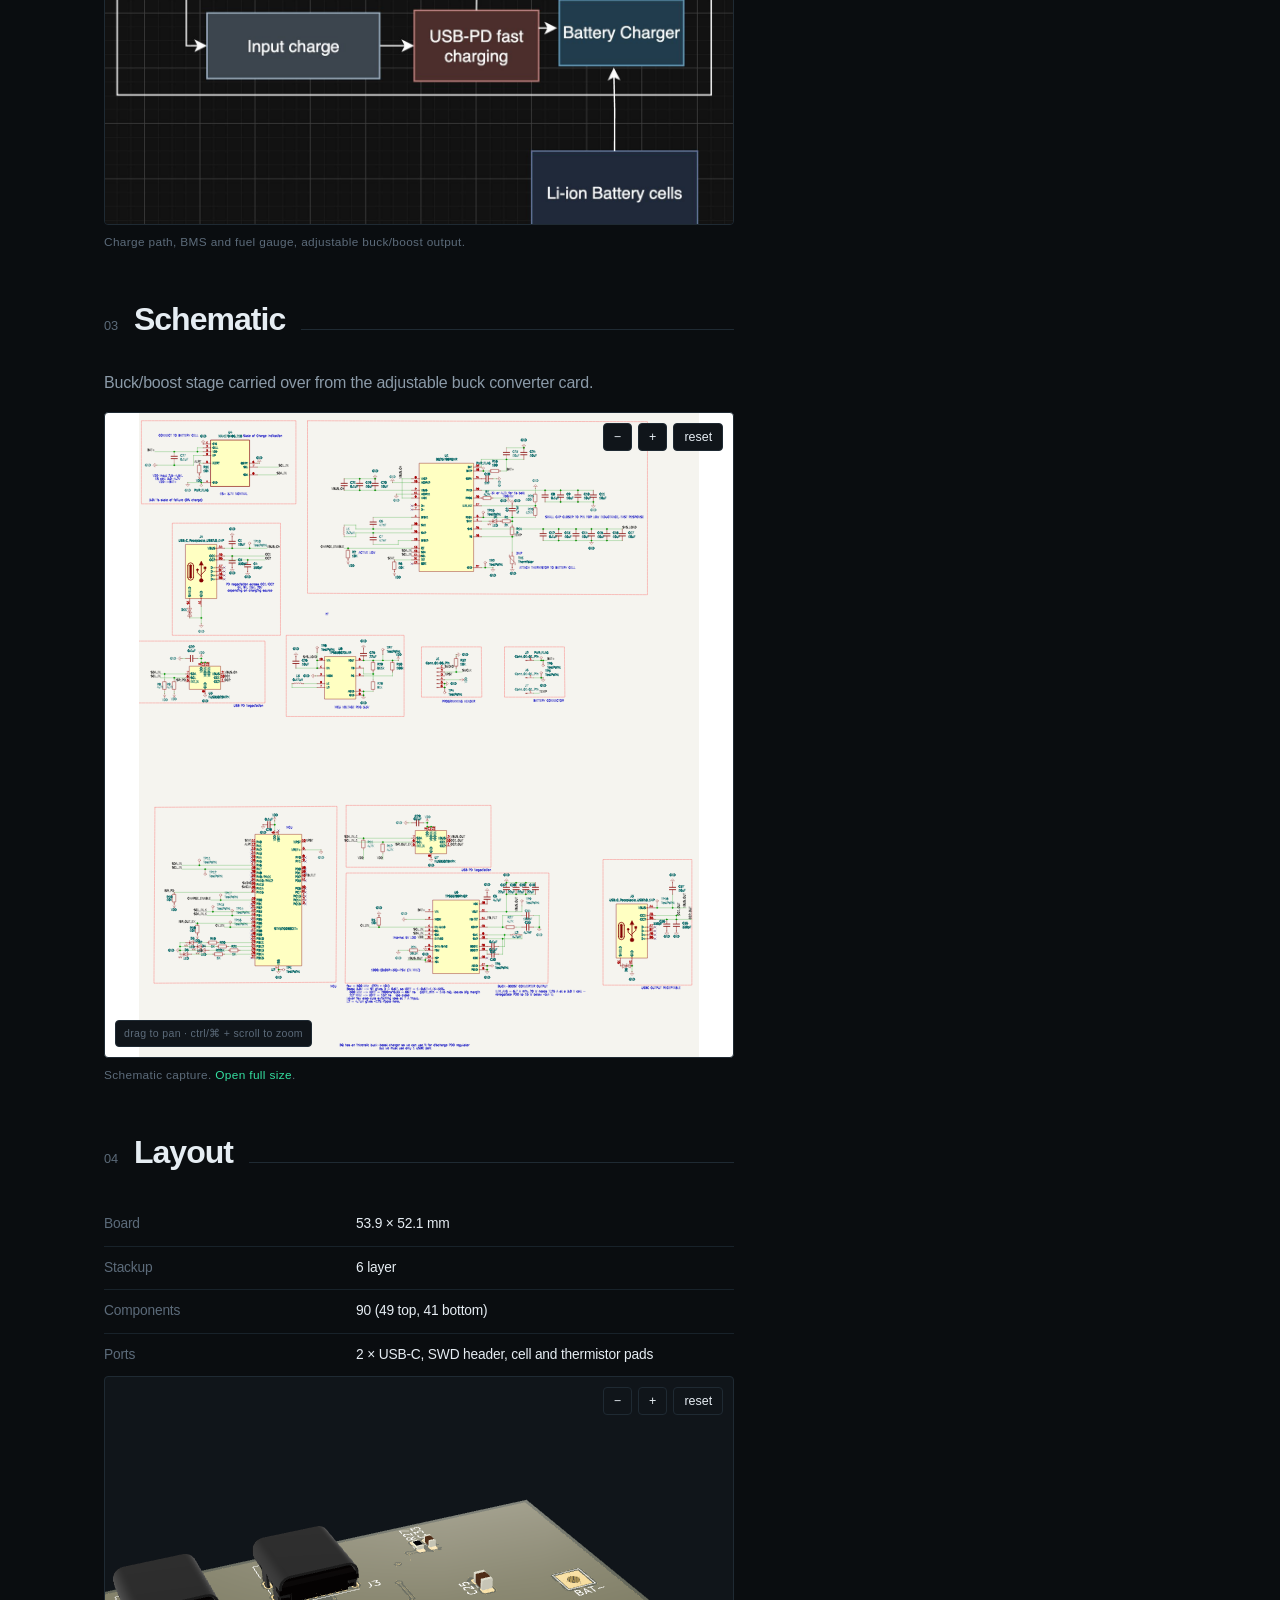
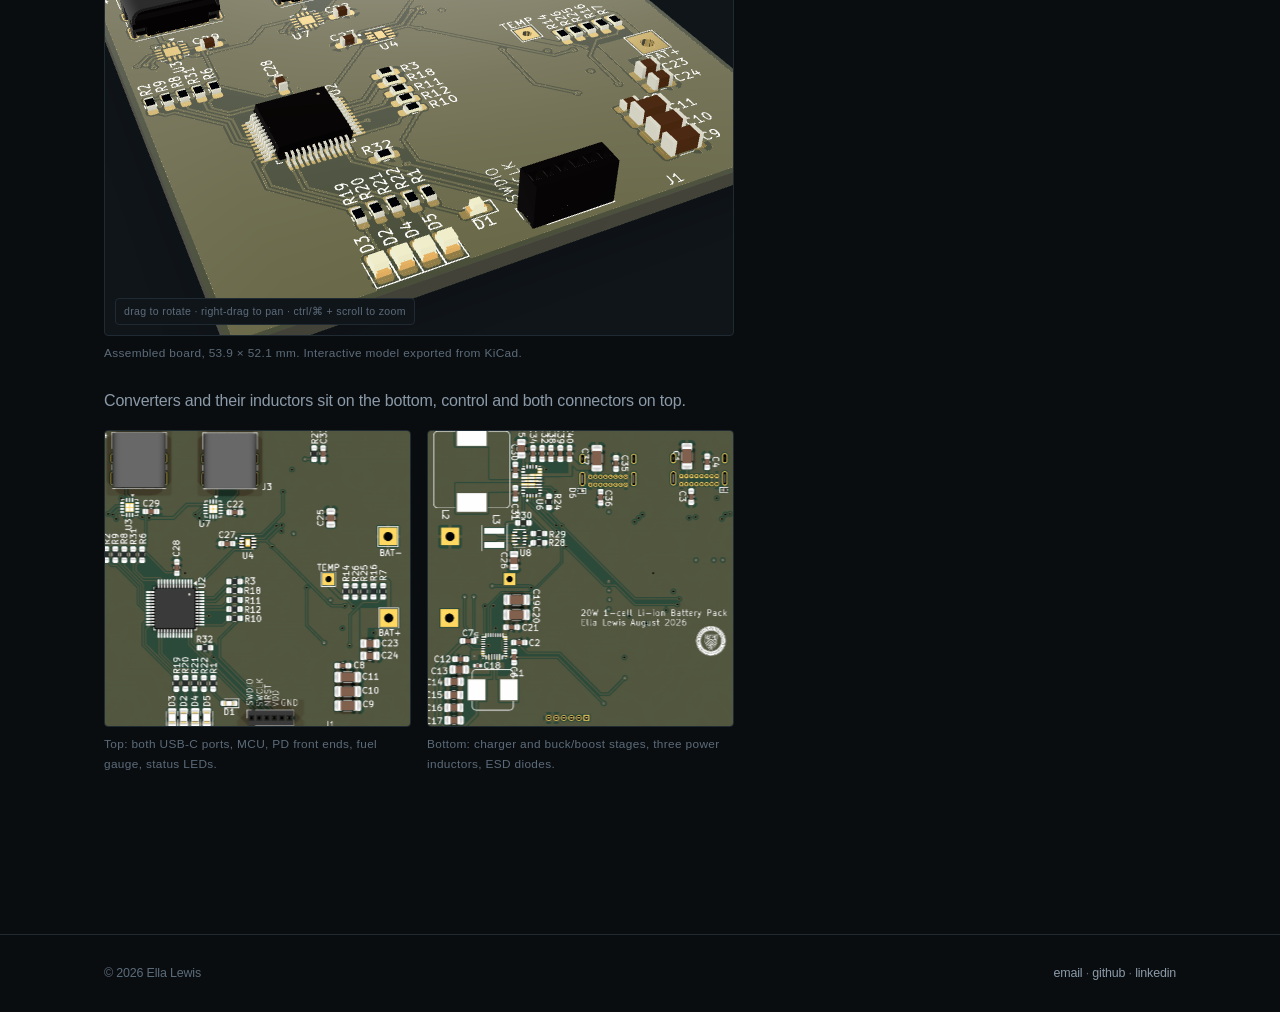
<file: project-battery.html>
<!DOCTYPE html>
<html lang="en">
<head>
<meta charset="utf-8">
<meta name="viewport" content="width=device-width, initial-scale=1">
<title>20 W USB-C PD Battery Pack &mdash; Ella Lewis</title>
<link rel="stylesheet" href="style.css">
<noscript><style>
  /* JavaScript off: show everything immediately, no animation */
  .reveal{opacity:1!important;transform:none!important;filter:none!important}
  .spec-strip .spec{opacity:1!important;transform:none!important}
  .section-head .rule{transform:scaleX(1)!important}
  .timeline .tl-item::before{transform:scale(1)!important}
</style></noscript>
</head>
<body>

<header class="site-header">
  <nav class="nav">
    <a class="brand" href="index.html">ella<span class="dot">.</span>lewis</a>
    <div class="nav-links">
      <a href="index.html">home</a>
      <a href="projects.html" class="active">projects</a>
      <a href="contact.html">contact</a>
      <a href="resume.pdf" target="_blank" rel="noopener">resume &#8599;</a>
    </div>
  </nav>
</header>

<main class="wrap">

  <section class="hero" style="padding-bottom:24px">
    <a class="back" href="projects.html">&larr; back to projects</a>
    <span class="kicker">Power Electronics &middot; PCB Design &middot; In Progress</span>
    <h1 style="font-size:clamp(1.8rem,4vw,2.7rem)">20&nbsp;W Portable USB-C PD Battery Pack</h1>
    <p class="lead">Single-cell Li-ion pack delivering 20&nbsp;W over USB-C PD. Buck/boost output holds the PD voltage across the full state of charge, with over-current, under-current and over-temperature protection.</p>
  </section>

  <section class="tight">
    <div class="spec-strip">
      <div class="spec"><div class="k">Capacity</div><div class="v">5000 mAh</div></div>
      <div class="spec"><div class="k">Output</div><div class="v">20 W</div></div>
      <div class="spec"><div class="k">Board</div><div class="v">54 &times; 52 mm, 6L</div></div>
      <div class="spec"><div class="k">Status</div><div class="v">In progress</div></div>
    </div>
  </section>

  <section>
    <div class="cols">
      <div>
        <div class="section-head">
          <span class="idx">01</span><h2>Design targets</h2><span class="rule"></span>
        </div>
        <table class="spec-table">
            <tr><td>Output</td><td>USB-C PD, up to 20 W</td></tr>
            <tr><td>Conversion</td><td>Buck/boost, adapts to load</td></tr>
            <tr><td>Quiescent current</td><td>Low enough to hold shelf life</td></tr>
            <tr><td>Protection</td><td>Over-current, under-current, over-temperature</td></tr>
            <tr><td>Cell</td><td>Single Li-ion cell with BMS</td></tr>
        </table>

        <div class="section-head" style="margin-top:48px">
          <span class="idx">02</span><h2>Architecture</h2><span class="rule"></span>
        </div>
        <p>Charge path and delivery path share one cell. A USB-PD front end feeds the charger, a fuel gauge and BMS supervise the cell, and an adjustable buck/boost stage feeds the output PD controller so the output voltage holds regardless of state of charge. TVS on the input, MCU coordinates charge, gauge and conversion.</p>
        <figure>
          <span class="shot"><img src="images/battery-block.jpg" alt="Block diagram of the battery pack architecture"></span>
          <figcaption>Charge path, BMS and fuel gauge, adjustable buck/boost output.</figcaption>
        </figure>

        <div class="section-head" style="margin-top:48px">
          <span class="idx">03</span><h2>Schematic</h2><span class="rule"></span>
        </div>
        <p>Buck/boost stage carried over from the adjustable buck converter card.</p>
        <figure>
          <div class="zoomview">
            <div class="zoomctl">
              <button type="button" data-zoom="out" aria-label="Zoom out">&minus;</button>
              <button type="button" data-zoom="in" aria-label="Zoom in">+</button>
              <button type="button" data-zoom="reset" aria-label="Reset view">reset</button>
            </div>
            <span class="zoomhint">drag to pan &middot; ctrl/&#8984; + scroll to zoom</span>
            <img src="images/battery-sch.svg" alt="Schematic of the battery pack">
          </div>
          <figcaption>Schematic capture. <a href="images/battery-sch.svg" target="_blank" rel="noopener">Open full size</a>.</figcaption>
        </figure>

        <div class="section-head" style="margin-top:48px">
          <span class="idx">04</span><h2>Layout</h2><span class="rule"></span>
        </div>
        <table class="spec-table">
          <tr><td>Board</td><td>53.9 &times; 52.1 mm</td></tr>
          <tr><td>Stackup</td><td>6 layer</td></tr>
          <tr><td>Components</td><td>90 (49 top, 41 bottom)</td></tr>
          <tr><td>Ports</td><td>2 &times; USB-C, SWD header, cell and thermistor pads</td></tr>
        </table>
        <figure>
          <div class="view3d">
            <div class="zoomctl">
              <button type="button" data-view="out" aria-label="Zoom out">&minus;</button>
              <button type="button" data-view="in" aria-label="Zoom in">+</button>
              <button type="button" data-view="reset" aria-label="Reset view">reset</button>
            </div>
            <span class="zoomhint">drag to rotate &middot; right-drag to pan &middot; ctrl/&#8984; + scroll to zoom</span>
            <model-viewer src="images/battery-pcb.glb"
                          poster="images/battery-3d-iso.png"
                          alt="Interactive 3D model of the assembled battery pack PCB"
                          camera-controls touch-action="pan-y"
                          camera-orbit="-25deg 55deg 70%"
                          min-camera-orbit="auto auto 0.026m" min-field-of-view="10deg"
                          interaction-prompt="none"
                          environment-image="neutral" exposure="1.1" shadow-intensity="0.6"
                          loading="lazy" reveal="auto"></model-viewer>
          </div>
          <figcaption>Assembled board, 53.9 &times; 52.1 mm. Interactive model exported from KiCad.</figcaption>
        </figure>
        <p>Converters and their inductors sit on the bottom, control and both connectors on top.</p>
        <div class="shot-grid">
          <figure><span class="shot"><img src="images/battery-3d-top.png" alt="Top side 3D render of the battery pack PCB"></span><figcaption>Top: both USB-C ports, MCU, PD front ends, fuel gauge, status LEDs.</figcaption></figure>
          <figure><span class="shot"><img src="images/battery-3d-bottom.png" alt="Bottom side 3D render of the battery pack PCB"></span><figcaption>Bottom: charger and buck/boost stages, three power inductors, ESD diodes.</figcaption></figure>
        </div>
      </div>
      <aside>
        <div class="panel">
          <h3 style="margin-top:0">At a glance</h3>
          <table class="spec-table">
            <tr><td>Role</td><td>Architecture, schematic, layout</td></tr>
            <tr><td>Timeline</td><td>2026</td></tr>
            <tr><td>Capacity</td><td>5000 mAh</td></tr>
            <tr><td>Output</td><td>USB-C PD, 20 W</td></tr>
            <tr><td>Cell</td><td>Li-ion, 1 cell</td></tr>
            <tr><td>Board</td><td>53.9 &times; 52.1 mm, 6 layer</td></tr>
            <tr><td>Toolchain</td><td>KiCad</td></tr>
          </table>
        </div>
      </aside>
    </div>
  </section>

</main>

<footer class="site-footer">
  <div class="footer-inner">
    <span>&copy; 2026 Ella Lewis</span>
    <span>
      <a href="mailto:elcslewis@gmail.com">email</a> &middot;
      <a href="https://github.com/ecslewis">github</a> &middot;
      <a href="https://www.linkedin.com/in/elcslewis/">linkedin</a>
    </span>
  </div>
</footer>

<script src="scroll.js" defer></script>
<script src="panzoom.js" defer></script>
<script type="module" src="model-viewer.min.js"></script>
<script src="viewer3d.js" defer></script>

</body>
</html>
</file>
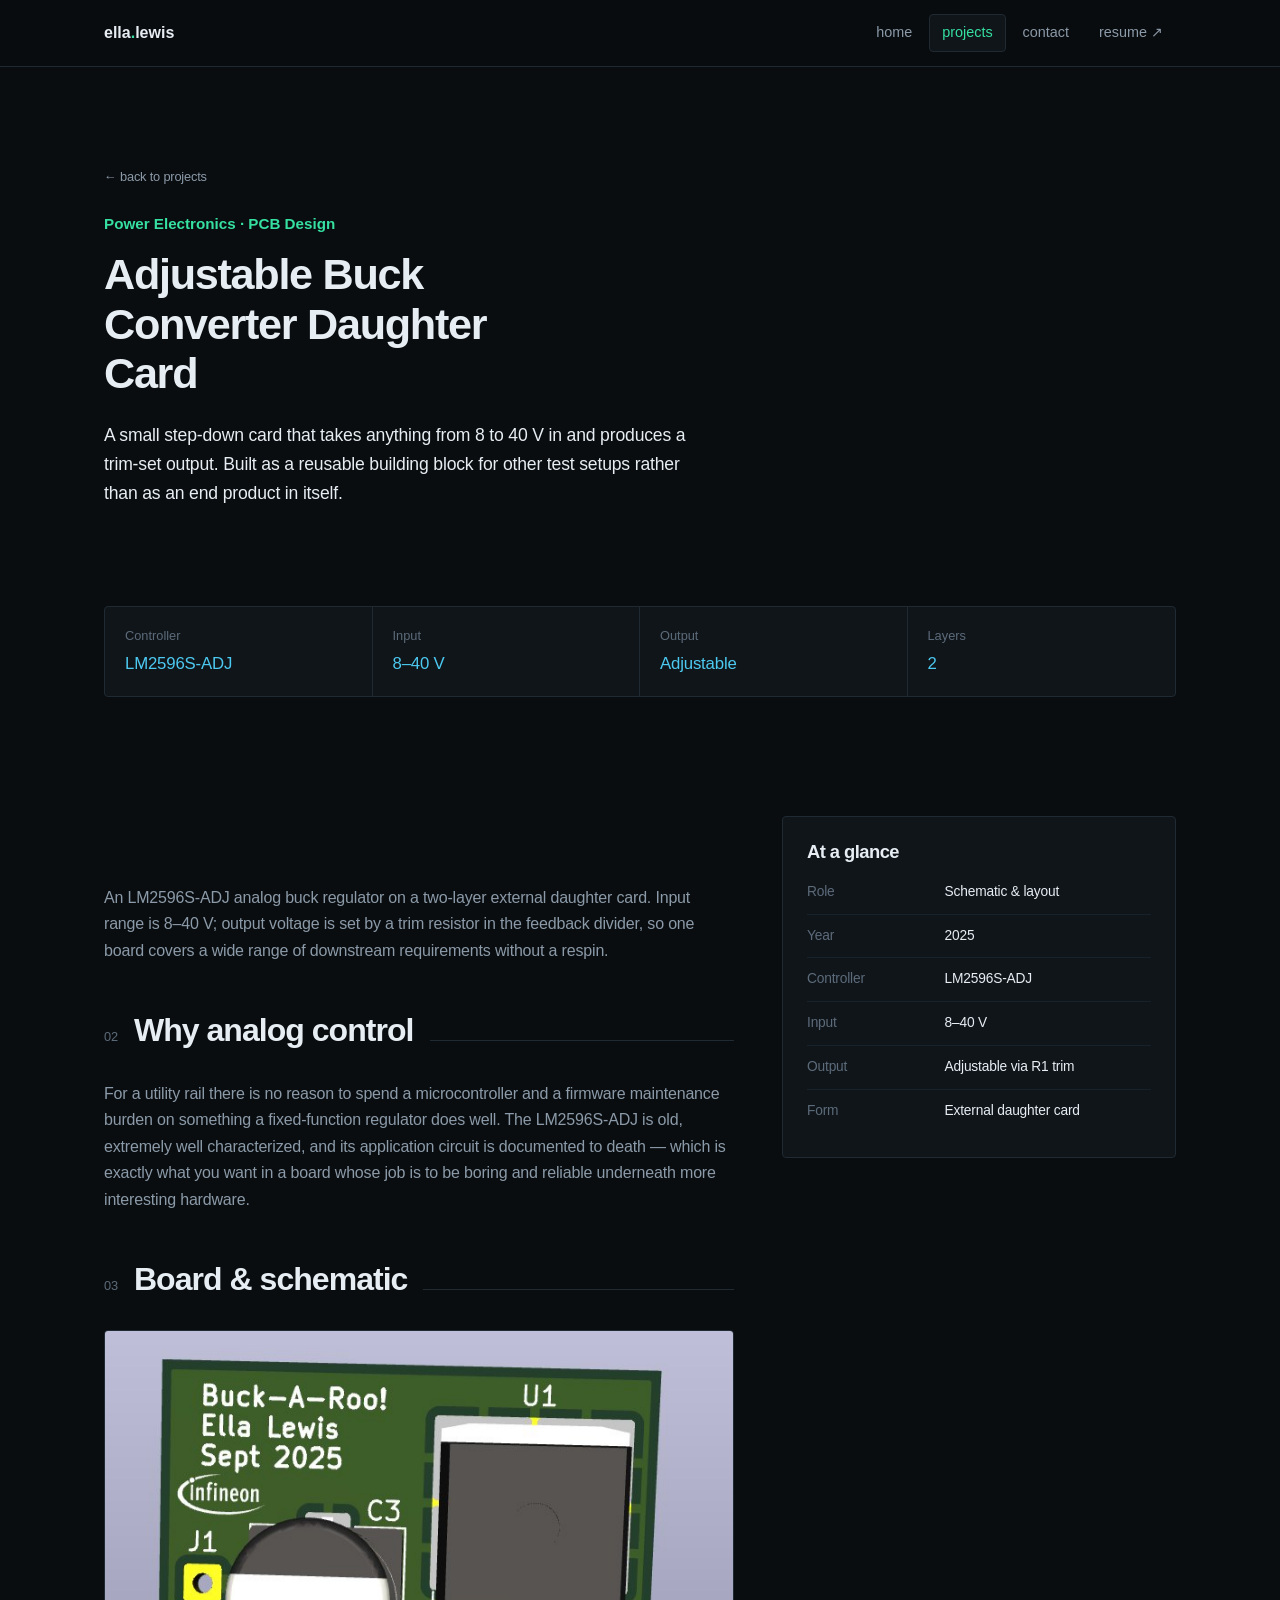
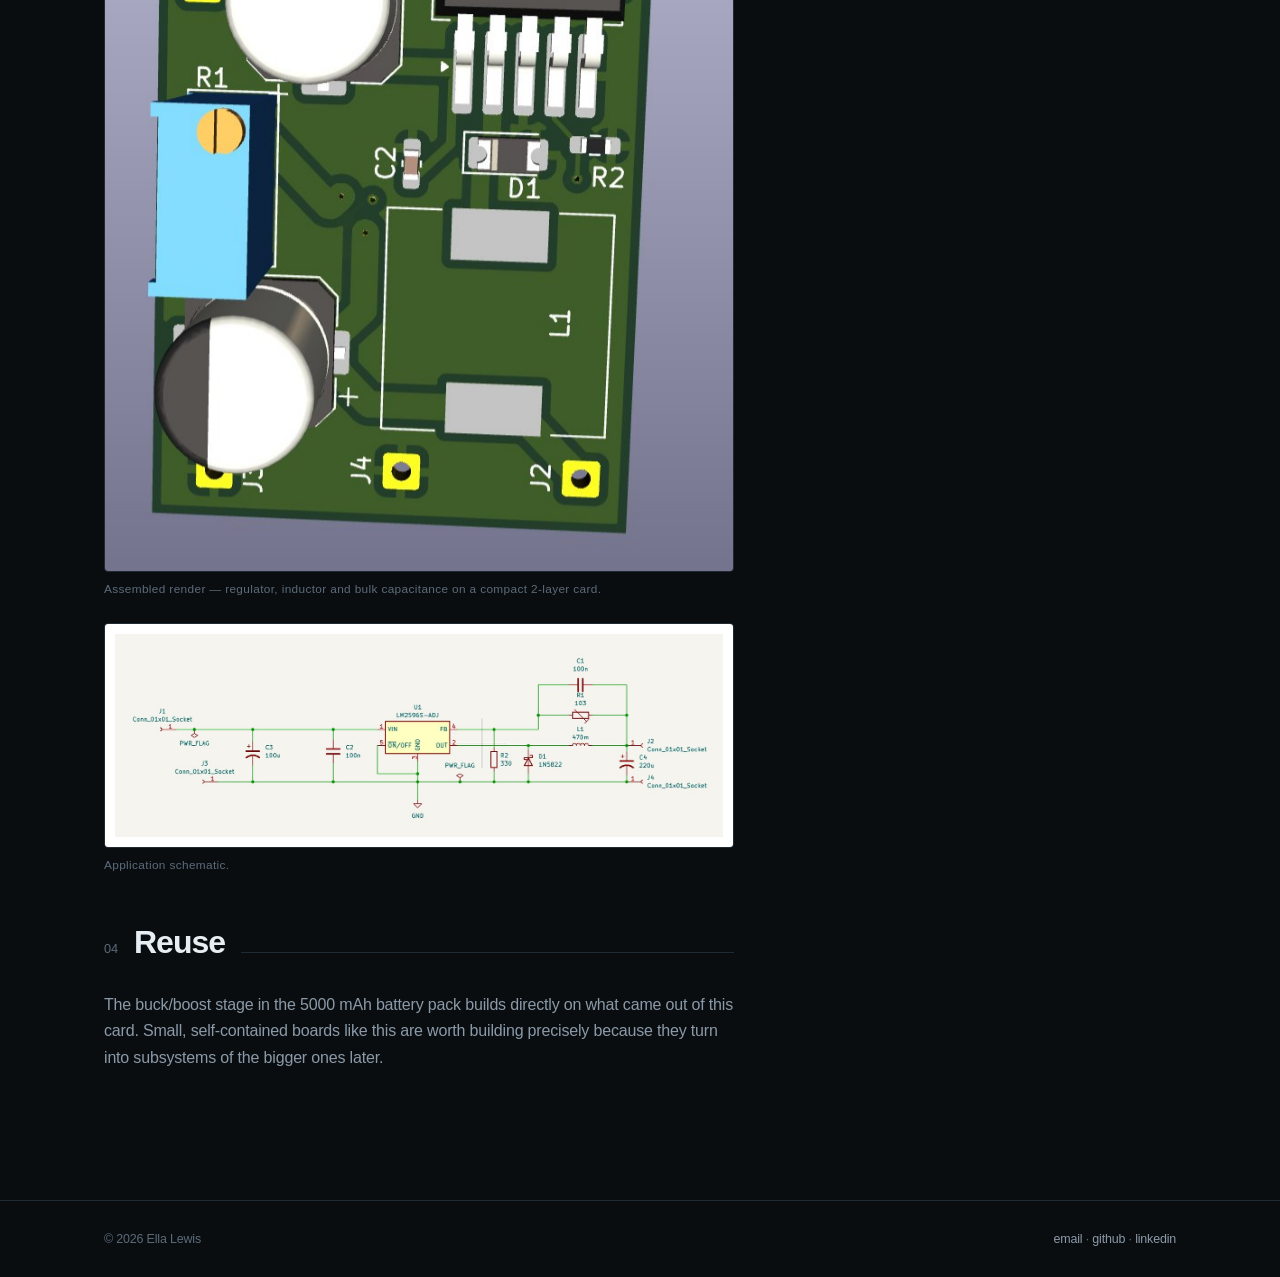
<file: project-buck.html>
<!DOCTYPE html>
<html lang="en">
<head>
<meta charset="utf-8">
<meta name="viewport" content="width=device-width, initial-scale=1">
<title>Adjustable Buck Converter &mdash; Ella Lewis</title>
<link rel="stylesheet" href="style.css">
<noscript><style>
  /* JavaScript off: show everything immediately, no animation */
  .reveal{opacity:1!important;transform:none!important;filter:none!important}
  .spec-strip .spec{opacity:1!important;transform:none!important}
  .section-head .rule{transform:scaleX(1)!important}
  .timeline .tl-item::before{transform:scale(1)!important}
</style></noscript>
</head>
<body>

<header class="site-header">
  <nav class="nav">
    <a class="brand" href="index.html">ella<span class="dot">.</span>lewis</a>
    <div class="nav-links">
      <a href="index.html">home</a>
      <a href="projects.html" class="active">projects</a>
      <a href="contact.html">contact</a>
      <a href="resume.pdf" target="_blank" rel="noopener">resume &#8599;</a>
    </div>
  </nav>
</header>

<main class="wrap">

  <section class="hero" style="padding-bottom:24px">
    <a class="back" href="projects.html">&larr; back to projects</a>
    <span class="kicker">Power Electronics &middot; PCB Design</span>
    <h1 style="font-size:clamp(1.8rem,4vw,2.7rem)">Adjustable Buck Converter Daughter Card</h1>
    <p class="lead">A small step-down card that takes anything from 8 to 40&nbsp;V in and produces a trim-set output. Built as a reusable building block for other test setups rather than as an end product in itself.</p>
  </section>

  <section class="tight">
    <div class="spec-strip">
      <div class="spec"><div class="k">Controller</div><div class="v">LM2596S-ADJ</div></div>
      <div class="spec"><div class="k">Input</div><div class="v">8&ndash;40 V</div></div>
      <div class="spec"><div class="k">Output</div><div class="v">Adjustable</div></div>
      <div class="spec"><div class="k">Layers</div><div class="v">2</div></div>
    </div>
  </section>

  <section>
    <div class="cols">
      <div>
        <div class="section-head">
          <span class="idx">01</span><h2>What it is</h2><span class="rule"></span>
        </div>
        <p>An LM2596S-ADJ analog buck regulator on a two-layer external daughter card. Input range is 8&ndash;40&nbsp;V; output voltage is set by a trim resistor in the feedback divider, so one board covers a wide range of downstream requirements without a respin.</p>
        <div class="section-head" style="margin-top:48px">
          <span class="idx">02</span><h2>Why analog control</h2><span class="rule"></span>
        </div>
        <p>For a utility rail there is no reason to spend a microcontroller and a firmware maintenance burden on something a fixed-function regulator does well. The LM2596S-ADJ is old, extremely well characterized, and its application circuit is documented to death &mdash; which is exactly what you want in a board whose job is to be boring and reliable underneath more interesting hardware.</p>
        <div class="section-head" style="margin-top:48px">
          <span class="idx">03</span><h2>Board &amp; schematic</h2><span class="rule"></span>
        </div>
        <figure>
          <span class="shot"><img src="images/buck-3d.jpg" alt="3D render of the adjustable buck converter card"></span>
          <figcaption>Assembled render &mdash; regulator, inductor and bulk capacitance on a compact 2-layer card.</figcaption>
        </figure>
        <figure>
          <span class="shot pad"><img src="images/buck-sch.jpg" alt="Schematic of the adjustable buck converter"></span>
          <figcaption>Application schematic.</figcaption>
        </figure>
        <div class="section-head" style="margin-top:48px">
          <span class="idx">04</span><h2>Reuse</h2><span class="rule"></span>
        </div>
        <p>The buck/boost stage in the 5000&nbsp;mAh battery pack builds directly on what came out of this card. Small, self-contained boards like this are worth building precisely because they turn into subsystems of the bigger ones later.</p>
      </div>
      <aside>
        <div class="panel" style="margin-bottom:20px">
          <h3 style="margin-top:0">At a glance</h3>
          <table class="spec-table">
            <tr><td>Role</td><td>Schematic &amp; layout</td></tr>
            <tr><td>Year</td><td>2025</td></tr>
            <tr><td>Controller</td><td>LM2596S-ADJ</td></tr>
            <tr><td>Input</td><td>8&ndash;40 V</td></tr>
            <tr><td>Output</td><td>Adjustable via R1 trim</td></tr>
            <tr><td>Form</td><td>External daughter card</td></tr>
          </table>

        </div>

      </aside>
    </div>
  </section>

</main>

<footer class="site-footer">
  <div class="footer-inner">
    <span>&copy; 2026 Ella Lewis</span>
    <span>
      <a href="mailto:elcslewis@gmail.com">email</a> &middot;
      <a href="https://github.com/ecslewis">github</a> &middot;
      <a href="https://www.linkedin.com/in/elcslewis/">linkedin</a>
    </span>
  </div>
</footer>

<script src="scroll.js" defer></script>

</body>
</html>
</file>
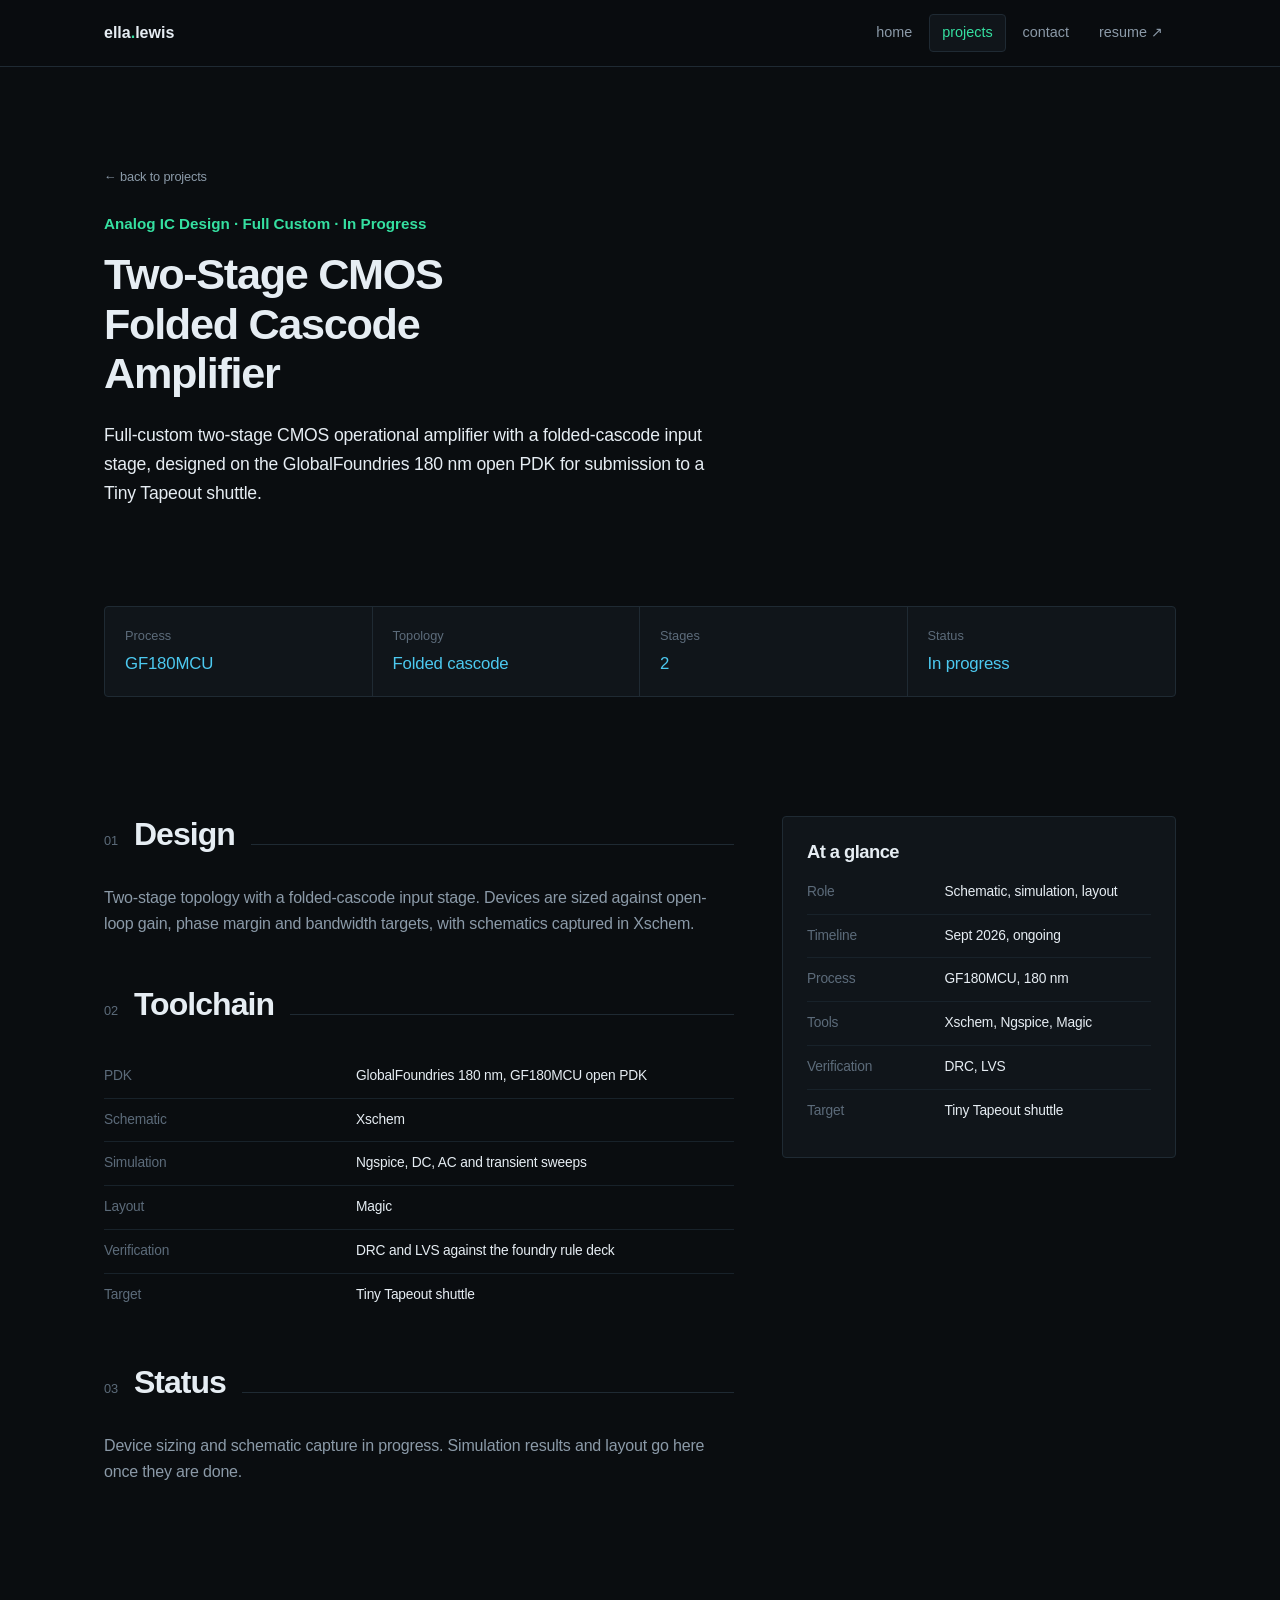
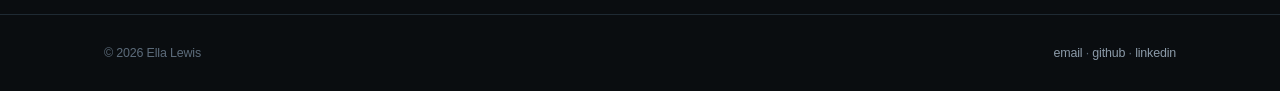
<file: project-cascode-amp.html>
<!DOCTYPE html>
<html lang="en">
<head>
<meta charset="utf-8">
<meta name="viewport" content="width=device-width, initial-scale=1">
<title>Two-Stage CMOS Folded Cascode Amplifier &mdash; Ella Lewis</title>
<link rel="stylesheet" href="style.css">
<noscript><style>
  /* JavaScript off: show everything immediately, no animation */
  .reveal{opacity:1!important;transform:none!important;filter:none!important}
  .spec-strip .spec{opacity:1!important;transform:none!important}
  .section-head .rule{transform:scaleX(1)!important}
  .timeline .tl-item::before{transform:scale(1)!important}
</style></noscript>
</head>
<body>

<header class="site-header">
  <nav class="nav">
    <a class="brand" href="index.html">ella<span class="dot">.</span>lewis</a>
    <div class="nav-links">
      <a href="index.html">home</a>
      <a href="projects.html" class="active">projects</a>
      <a href="contact.html">contact</a>
      <a href="resume.pdf" target="_blank" rel="noopener">resume &#8599;</a>
    </div>
  </nav>
</header>

<main class="wrap">

  <section class="hero" style="padding-bottom:24px">
    <a class="back" href="projects.html">&larr; back to projects</a>
    <span class="kicker">Analog IC Design &middot; Full Custom &middot; In Progress</span>
    <h1 style="font-size:clamp(1.8rem,4vw,2.7rem)">Two-Stage CMOS Folded Cascode Amplifier</h1>
    <p class="lead">Full-custom two-stage CMOS operational amplifier with a folded-cascode input stage, designed on the GlobalFoundries 180&nbsp;nm open PDK for submission to a Tiny Tapeout shuttle.</p>
  </section>

  <section class="tight">
    <div class="spec-strip">
      <div class="spec"><div class="k">Process</div><div class="v">GF180MCU</div></div>
      <div class="spec"><div class="k">Topology</div><div class="v">Folded cascode</div></div>
      <div class="spec"><div class="k">Stages</div><div class="v">2</div></div>
      <div class="spec"><div class="k">Status</div><div class="v">In progress</div></div>
    </div>
  </section>

  <section>
    <div class="cols">
      <div>
        <div class="section-head">
          <span class="idx">01</span><h2>Design</h2><span class="rule"></span>
        </div>
        <p>Two-stage topology with a folded-cascode input stage. Devices are sized against open-loop gain, phase margin and bandwidth targets, with schematics captured in Xschem.</p>

        <div class="section-head" style="margin-top:48px">
          <span class="idx">02</span><h2>Toolchain</h2><span class="rule"></span>
        </div>
        <table class="spec-table">
          <tr><td>PDK</td><td>GlobalFoundries 180 nm, GF180MCU open PDK</td></tr>
          <tr><td>Schematic</td><td>Xschem</td></tr>
          <tr><td>Simulation</td><td>Ngspice, DC, AC and transient sweeps</td></tr>
          <tr><td>Layout</td><td>Magic</td></tr>
          <tr><td>Verification</td><td>DRC and LVS against the foundry rule deck</td></tr>
          <tr><td>Target</td><td>Tiny Tapeout shuttle</td></tr>
        </table>

        <div class="section-head" style="margin-top:48px">
          <span class="idx">03</span><h2>Status</h2><span class="rule"></span>
        </div>
        <p>Device sizing and schematic capture in progress. Simulation results and layout go here once they are done.</p>
      </div>
      <aside>
        <div class="panel">
          <h3 style="margin-top:0">At a glance</h3>
          <table class="spec-table">
            <tr><td>Role</td><td>Schematic, simulation, layout</td></tr>
            <tr><td>Timeline</td><td>Sept 2026, ongoing</td></tr>
            <tr><td>Process</td><td>GF180MCU, 180 nm</td></tr>
            <tr><td>Tools</td><td>Xschem, Ngspice, Magic</td></tr>
            <tr><td>Verification</td><td>DRC, LVS</td></tr>
            <tr><td>Target</td><td>Tiny Tapeout shuttle</td></tr>
          </table>
        </div>
      </aside>
    </div>
  </section>

</main>

<footer class="site-footer">
  <div class="footer-inner">
    <span>&copy; 2026 Ella Lewis</span>
    <span>
      <a href="mailto:elcslewis@gmail.com">email</a> &middot;
      <a href="https://github.com/ecslewis">github</a> &middot;
      <a href="https://www.linkedin.com/in/elcslewis/">linkedin</a>
    </span>
  </div>
</footer>

<script src="scroll.js" defer></script>
<script src="panzoom.js" defer></script>

</body>
</html>
</file>
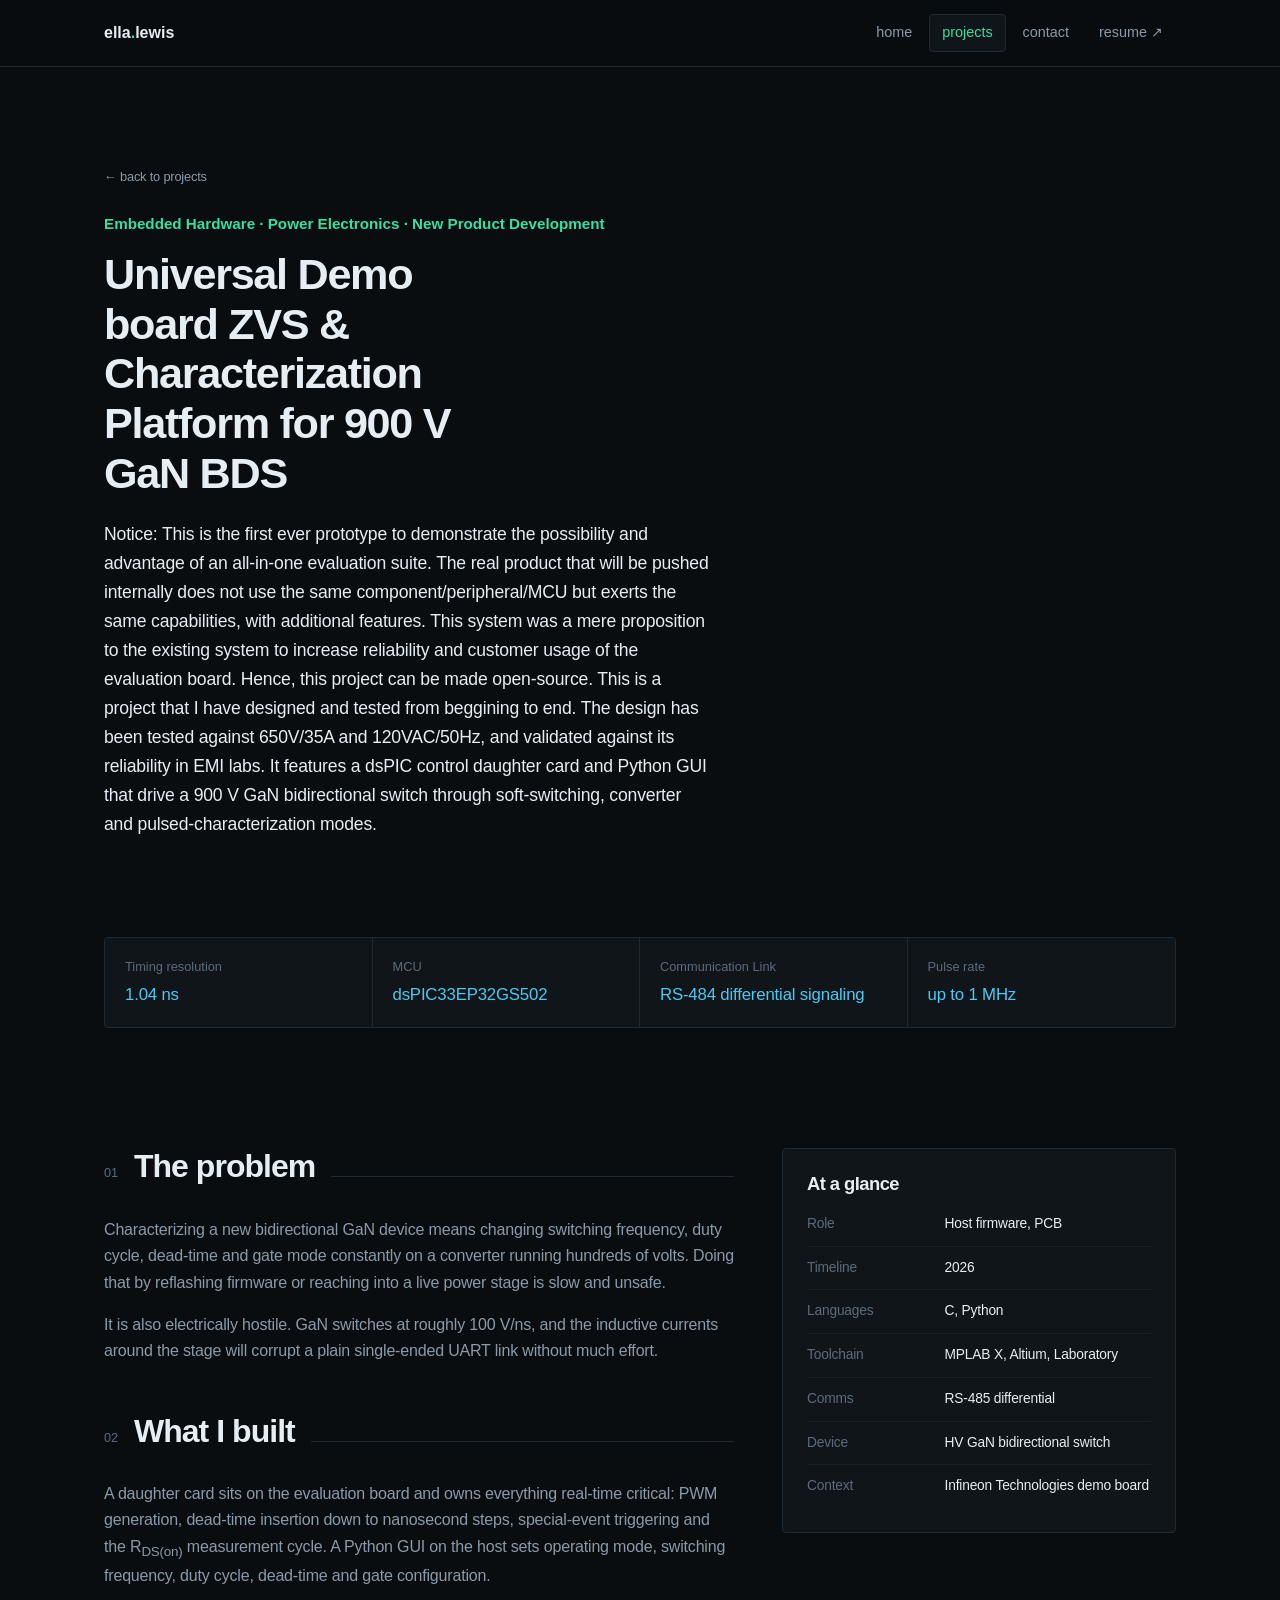
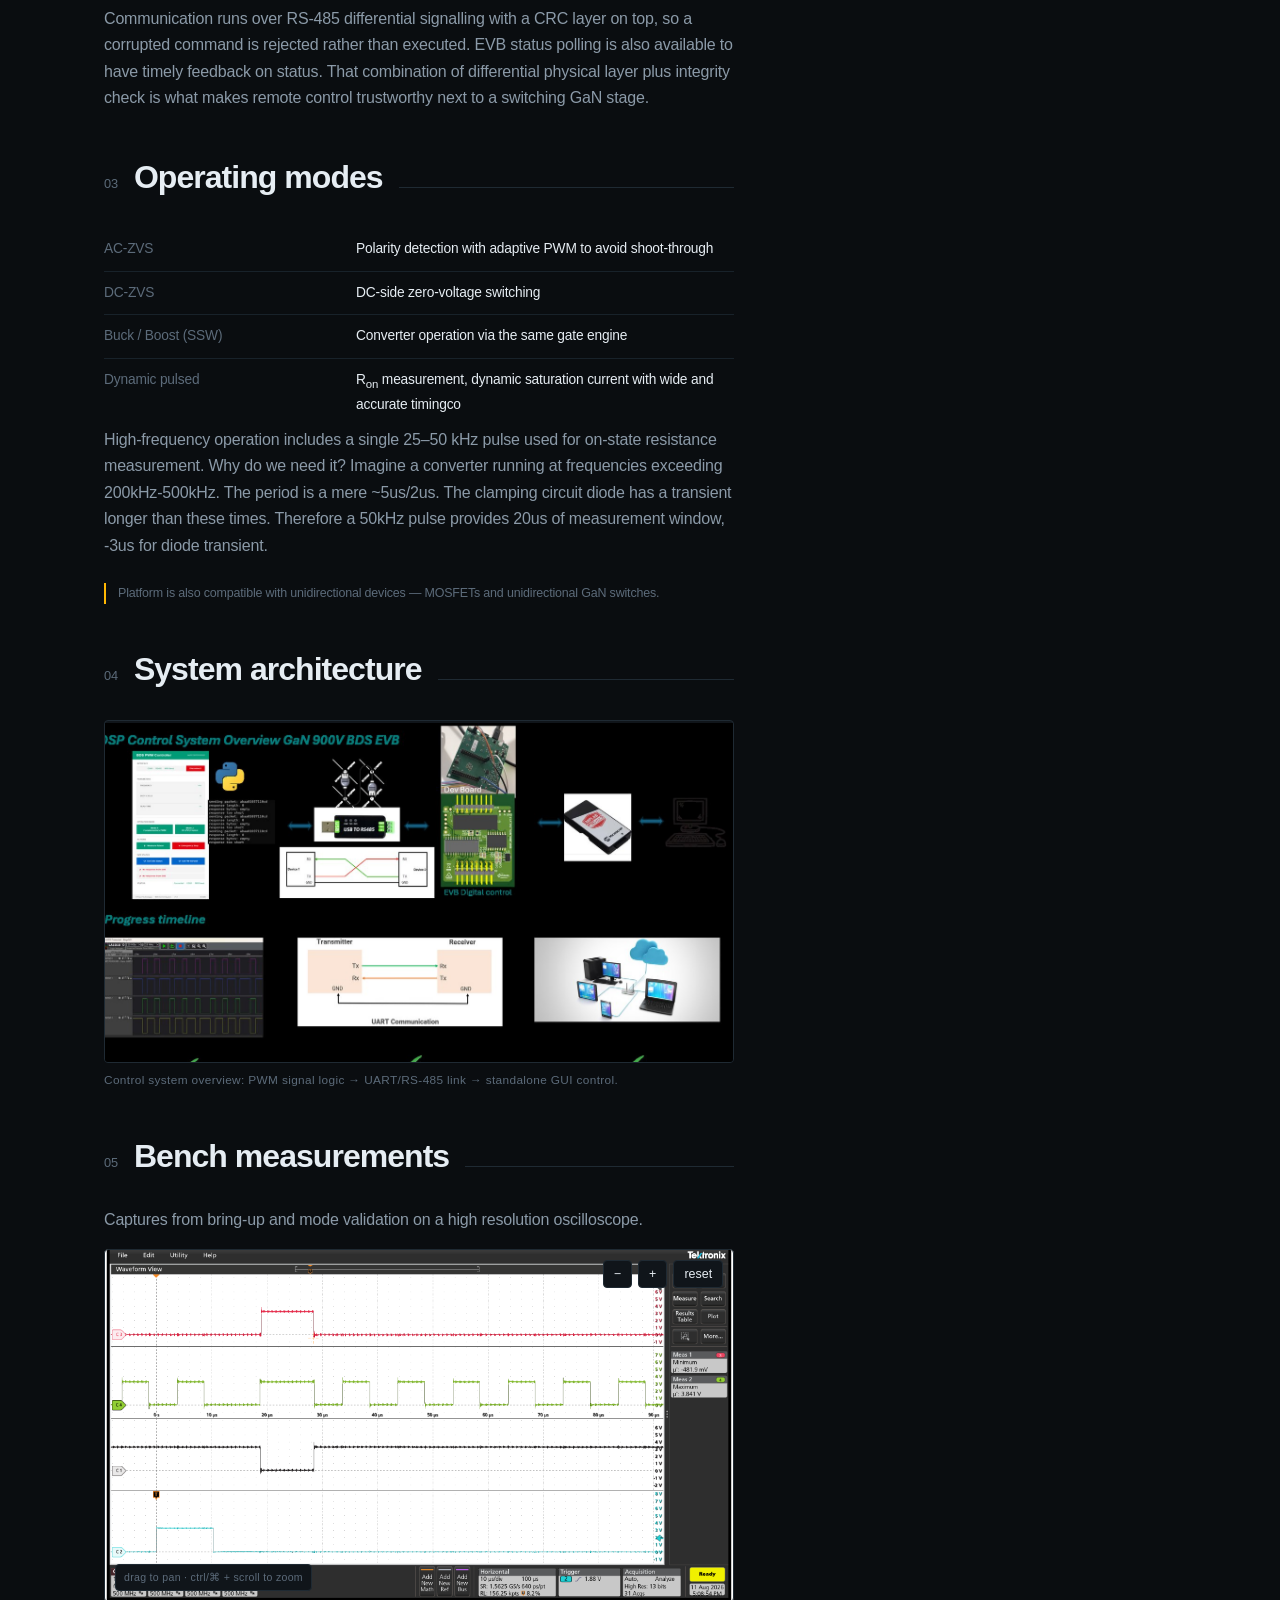
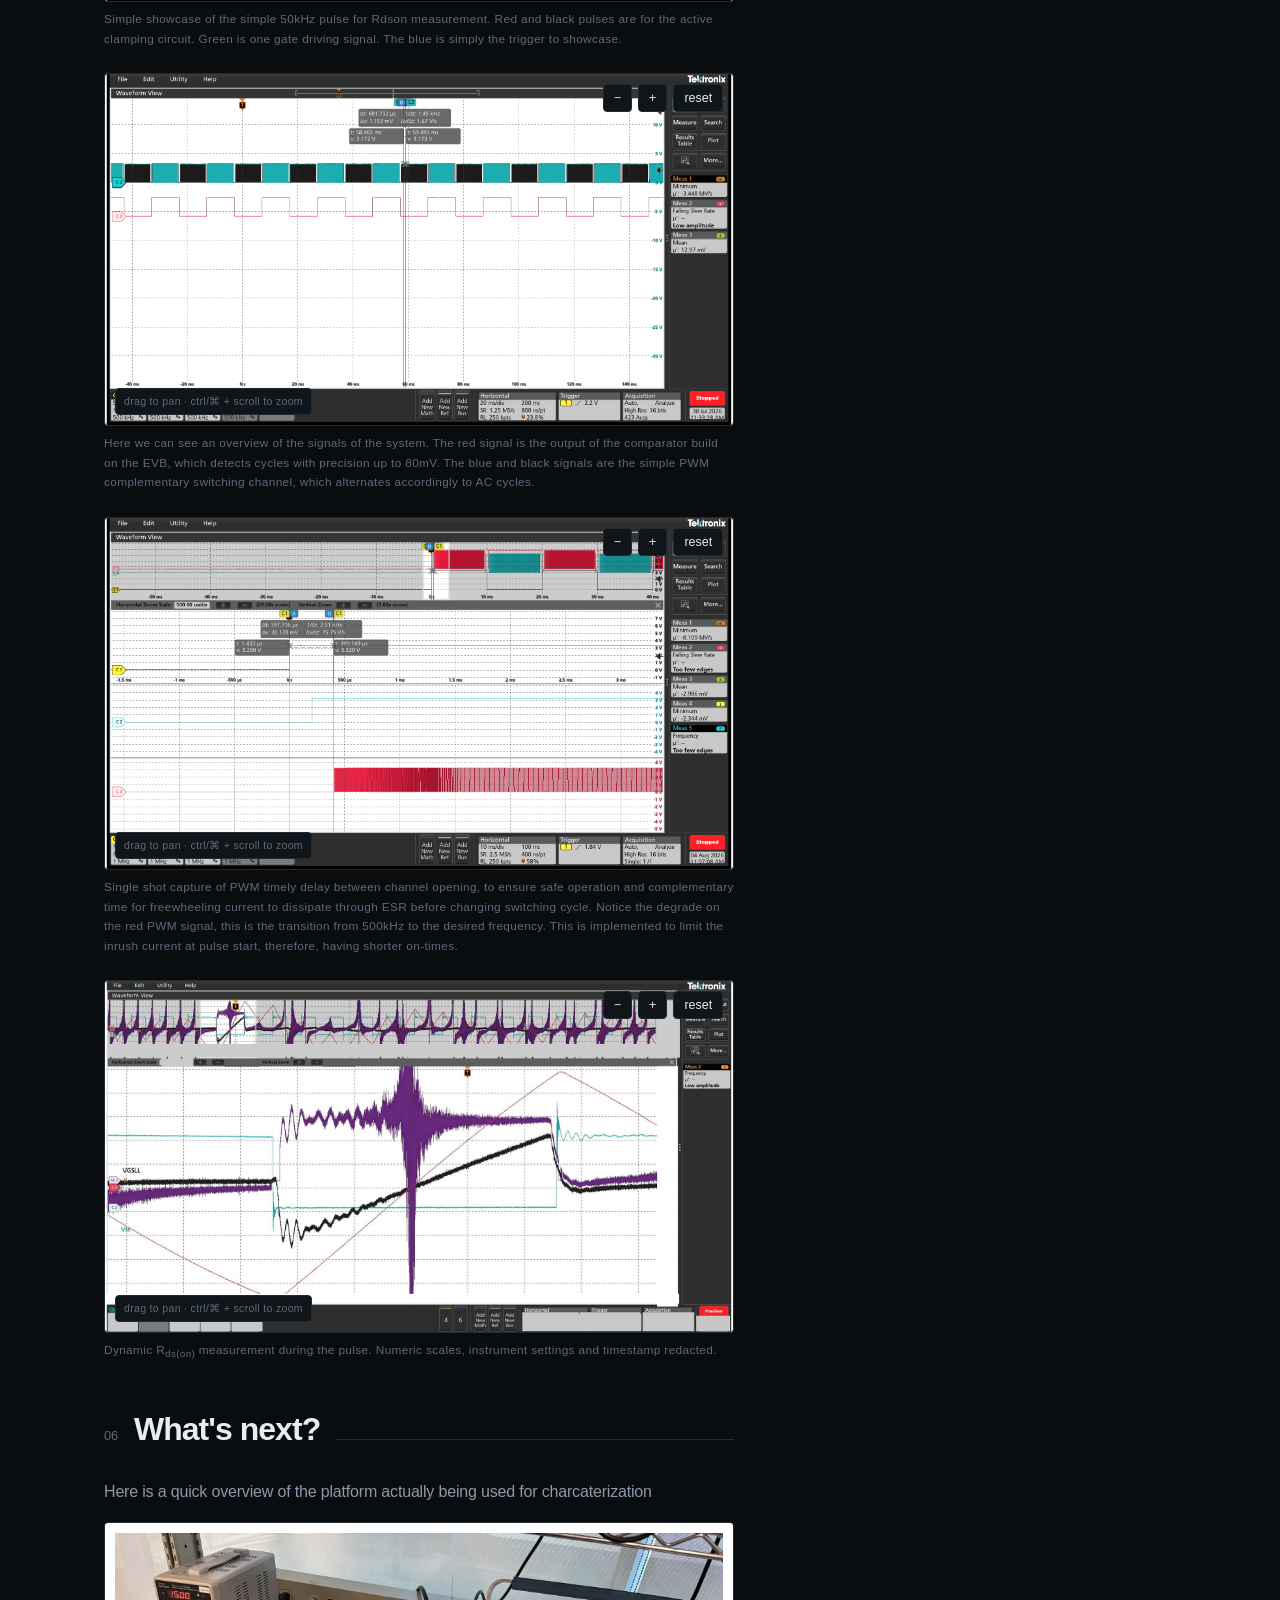
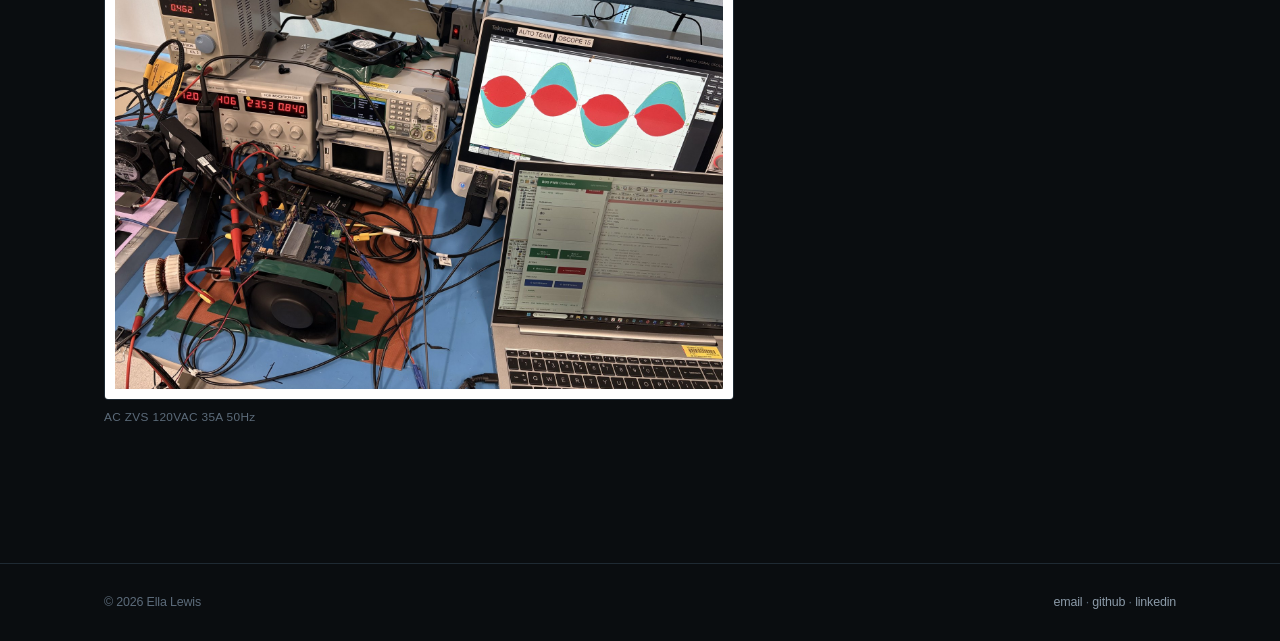
<file: project-gan-platform.html>
<!DOCTYPE html>
<html lang="en">
<head>
<meta charset="utf-8">
<meta name="viewport" content="width=device-width, initial-scale=1">
<title>Universal ZVS / Characterization Platform &mdash; Ella Lewis</title>
<link rel="stylesheet" href="style.css">
<noscript><style>
  /* JavaScript off: show everything immediately, no animation */
  .reveal{opacity:1!important;transform:none!important;filter:none!important}
  .spec-strip .spec{opacity:1!important;transform:none!important}
  .section-head .rule{transform:scaleX(1)!important}
  .timeline .tl-item::before{transform:scale(1)!important}
</style></noscript>
</head>
<body>

<header class="site-header">
  <nav class="nav">
    <a class="brand" href="index.html">ella<span class="dot">.</span>lewis</a>
    <div class="nav-links">
      <a href="index.html">home</a>
      <a href="projects.html" class="active">projects</a>
      <a href="contact.html">contact</a>
      <a href="resume.pdf" target="_blank" rel="noopener">resume &#8599;</a>
    </div>
  </nav>
</header>

<main class="wrap">

  <section class="hero" style="padding-bottom:24px">
    <a class="back" href="projects.html">&larr; back to projects</a>
    <span class="kicker">Embedded Hardware &middot; Power Electronics &middot; New Product Development</span>
    <h1 style="font-size:clamp(1.8rem,4vw,2.7rem)">Universal Demo board ZVS &amp; Characterization Platform for 900&nbsp;V GaN BDS</h1>
    <p class="lead">Notice: This is the first ever prototype to demonstrate the possibility and advantage of an all-in-one evaluation suite. The real product that will be pushed internally does not use the same component/peripheral/MCU but exerts the same capabilities, with additional features. This 
      system was a mere proposition to the existing system to increase reliability and customer usage of the evaluation board. Hence, this project can be made open-source.
       This is a project that I have designed and tested from beggining to end. The design has been tested against 650V/35A and 120VAC/50Hz, and validated against its reliability in EMI labs. It features a dsPIC control daughter card and Python GUI that drive a 900&nbsp;V GaN bidirectional switch through soft-switching, converter and pulsed-characterization modes.</p>
  </section>

  <section class="tight">
    <div class="spec-strip">
      <div class="spec"><div class="k">Timing resolution</div><div class="v">1.04 ns</div></div>
      <div class="spec"><div class="k">MCU</div><div class="v">dsPIC33EP32GS502</div></div>
      <div class="spec"><div class="k">Communication Link</div><div class="v">RS-485 differential signaling</div></div>
      <div class="spec"><div class="k">Pulse rate</div><div class="v">up to 1 MHz</div></div>
    </div>
  </section>

  <section>
    <div class="cols">
      <div>
        <div class="section-head">
          <span class="idx">01</span><h2>The problem</h2><span class="rule"></span>
        </div>
        <p>Characterizing a new bidirectional GaN device means changing switching frequency, duty cycle, dead-time and gate mode constantly on a converter running hundreds of volts. Doing that by reflashing firmware or reaching into a live power stage is slow and unsafe.</p>
        <p>It is also electrically hostile. GaN switches at roughly 100&nbsp;V/ns, and the inductive currents around the stage will corrupt a plain single-ended UART link without much effort.</p>
        <div class="section-head" style="margin-top:48px">
          <span class="idx">02</span><h2>What I built</h2><span class="rule"></span>
        </div>
        <p>A daughter card sits on the evaluation board and owns everything real-time critical: PWM generation, dead-time insertion down to nanosecond steps, special-event triggering and the R<sub>DS(on)</sub> measurement cycle. A Python GUI on the host sets operating mode, switching frequency, duty cycle, dead-time and gate configuration.</p>
        <p>Communication runs over RS-485 differential signalling with a CRC layer on top, so a corrupted command is rejected rather than executed. EVB status polling is also available to have timely feedback on status. That combination of differential physical layer plus integrity check is what makes remote control trustworthy next to a switching GaN stage.</p>
        <div class="section-head" style="margin-top:48px">
          <span class="idx">03</span><h2>Operating modes</h2><span class="rule"></span>
        </div>
        <table class="spec-table">
            <tr><td>AC-ZVS</td><td>Polarity detection with adaptive PWM to avoid shoot-through</td></tr>
            <tr><td>DC-ZVS</td><td>DC-side zero-voltage switching</td></tr>
            <tr><td>Buck / Boost (SSW)</td><td>Converter operation via the same gate engine</td></tr>
            <tr><td>Dynamic pulsed</td><td>R<sub>on</sub> measurement, dynamic saturation current with wide and accurate timingco</td></tr>
        </table>
        <p>High-frequency operation includes a single 25&ndash;50&nbsp;kHz pulse used for on-state resistance measurement.
          Why do we need it? Imagine a converter running at frequencies exceeding 200kHz-500kHz. The period is a mere ~5us/2us. The clamping circuit diode has a transient longer than these times. Therefore a 50kHz pulse provides 20us of measurement window, -3us for diode transient.</p>
        <p class="note">Platform is also compatible with unidirectional devices &mdash; MOSFETs and unidirectional GaN switches.</p>
        <div class="section-head" style="margin-top:48px">
          <span class="idx">04</span><h2>System architecture</h2><span class="rule"></span>
        </div>
        <figure>
          <span class="shot"><img src="images/gan-overview.jpg" alt="DSP control system overview diagram for the GaN 900 V BDS EVB"></span>
          <figcaption>Control system overview: PWM signal logic &rarr; UART/RS-485 link &rarr; standalone GUI control.</figcaption>
        </figure>
        <div class="section-head" style="margin-top:48px">
          <span class="idx">05</span><h2>Bench measurements</h2><span class="rule"></span>
        </div>
        <p>Captures from bring-up and mode validation on a high resolution oscilloscope. <!-- EDIT THE CAPTIONS: I described the instrument settings visible on screen, but you know which node each probe was on and what the device was doing. --></p>

        <figure>
          <div class="zoomview">
            <div class="zoomctl"><button type="button" data-zoom="out" aria-label="Zoom out">&minus;</button><button type="button" data-zoom="in" aria-label="Zoom in">+</button><button type="button" data-zoom="reset" aria-label="Reset view">reset</button></div>
            <span class="zoomhint">drag to pan &middot; ctrl/&#8984; + scroll to zoom</span>
            <img src="images/scope-gate-timing.png" alt="Four-channel oscilloscope capture at 10 microseconds per division showing gate drive timing">
          </div>
          <figcaption>
            Simple showcase of the simple 50kHz pulse for Rdson measurement. Red and black pulses are for the active clamping circuit. Green is one gate driving signal. The blue is simply the trigger to showcase.
          </figcaption>
        </figure>

        <figure>
          <div class="zoomview">
            <div class="zoomctl"><button type="button" data-zoom="out" aria-label="Zoom out">&minus;</button><button type="button" data-zoom="in" aria-label="Zoom in">+</button><button type="button" data-zoom="reset" aria-label="Reset view">reset</button></div>
            <span class="zoomhint">drag to pan &middot; ctrl/&#8984; + scroll to zoom</span>
            <img src="images/scope-polarity.png" alt="Oscilloscope capture at 20 milliseconds per division showing complementary switching at 1.45 kHz">
          </div>
          <figcaption>
            Here we can see an overview of the signals of the system. The red signal is the output of the comparator build on the EVB, which detects cycles with precision up to 80mV. The blue and 
            black signals are the simple PWM complementary switching channel, which alternates accordingly to AC cycles.
          </figcaption>
        </figure>

        <figure>
          <div class="zoomview">
            <div class="zoomctl"><button type="button" data-zoom="out" aria-label="Zoom out">&minus;</button><button type="button" data-zoom="in" aria-label="Zoom in">+</button><button type="button" data-zoom="reset" aria-label="Reset view">reset</button></div>
            <span class="zoomhint">drag to pan &middot; ctrl/&#8984; + scroll to zoom</span>
            <img src="images/scope-burst.png" alt="Zoomed oscilloscope capture showing a high-frequency burst starting on an enable edge">
          </div>
          <figcaption>
            Single shot capture of PWM timely delay between channel opening, to ensure safe operation and complementary time for 
            freewheeling current to dissipate through ESR before changing switching cycle. Notice the degrade on the red PWM signal,
            this is the transition from 500kHz to the desired frequency. This is implemented to limit the inrush current at pulse start, therefore, having shorter on-times.
          </figcaption>
        </figure>

        <figure>
          <div class="zoomview">
            <div class="zoomctl"><button type="button" data-zoom="out" aria-label="Zoom out">&minus;</button><button type="button" data-zoom="in" aria-label="Zoom in">+</button><button type="button" data-zoom="reset" aria-label="Reset view">reset</button></div>
            <span class="zoomhint">drag to pan &middot; ctrl/&#8984; + scroll to zoom</span>
            <img src="images/gan-rdson.jpg" alt="Oscilloscope capture of the dynamic on-state resistance measurement">
          </div>
          <figcaption>
            Dynamic R<sub>ds(on)</sub> measurement during the pulse. Numeric scales, instrument settings and timestamp redacted.
          </figcaption>
        </figure>



        <div class="section-head" style="margin-top:48px">
          <span class="idx">06</span><h2>What's next?</h2><span class="rule"></span>
        </div>
        <p>Here is a quick overview of the platform actually being used for charcaterization
        </p>
        <figure>
          <span class="shot pad"><img src="images/ac_zvs.jpg" alt="AC ZVS 120VAC 35A 50Hz"></span>
          <figcaption>AC ZVS 120VAC 35A 50Hz</figcaption>
        </figure>
      </div>
      <aside>
        <div class="panel" style="margin-bottom:20px">
          <h3 style="margin-top:0">At a glance</h3>
          <table class="spec-table">
            <tr><td>Role</td><td>Host firmware, PCB</td></tr>
            <tr><td>Timeline</td><td>2026</td></tr>
            <tr><td>Languages</td><td>C, Python</td></tr>
            <tr><td>Toolchain</td><td>MPLAB X, Altium, Laboratory</td></tr>
            <tr><td>Comms</td><td>RS-485 differential</td></tr>
            <tr><td>Device</td><td>HV GaN bidirectional switch</td></tr>
            <tr><td>Context</td><td>Infineon Technologies demo board</td></tr>
          </table>
        </div>

      </aside>
    </div>
  </section>

</main>

<footer class="site-footer">
  <div class="footer-inner">
    <span>&copy; 2026 Ella Lewis</span>
    <span>
      <a href="mailto:elcslewis@gmail.com">email</a> &middot;
      <a href="https://github.com/ecslewis">github</a> &middot;
      <a href="https://www.linkedin.com/in/elcslewis/">linkedin</a>
    </span>
  </div>
</footer>

<script src="scroll.js" defer></script>
<script src="panzoom.js" defer></script>

</body>
</html>
</file>
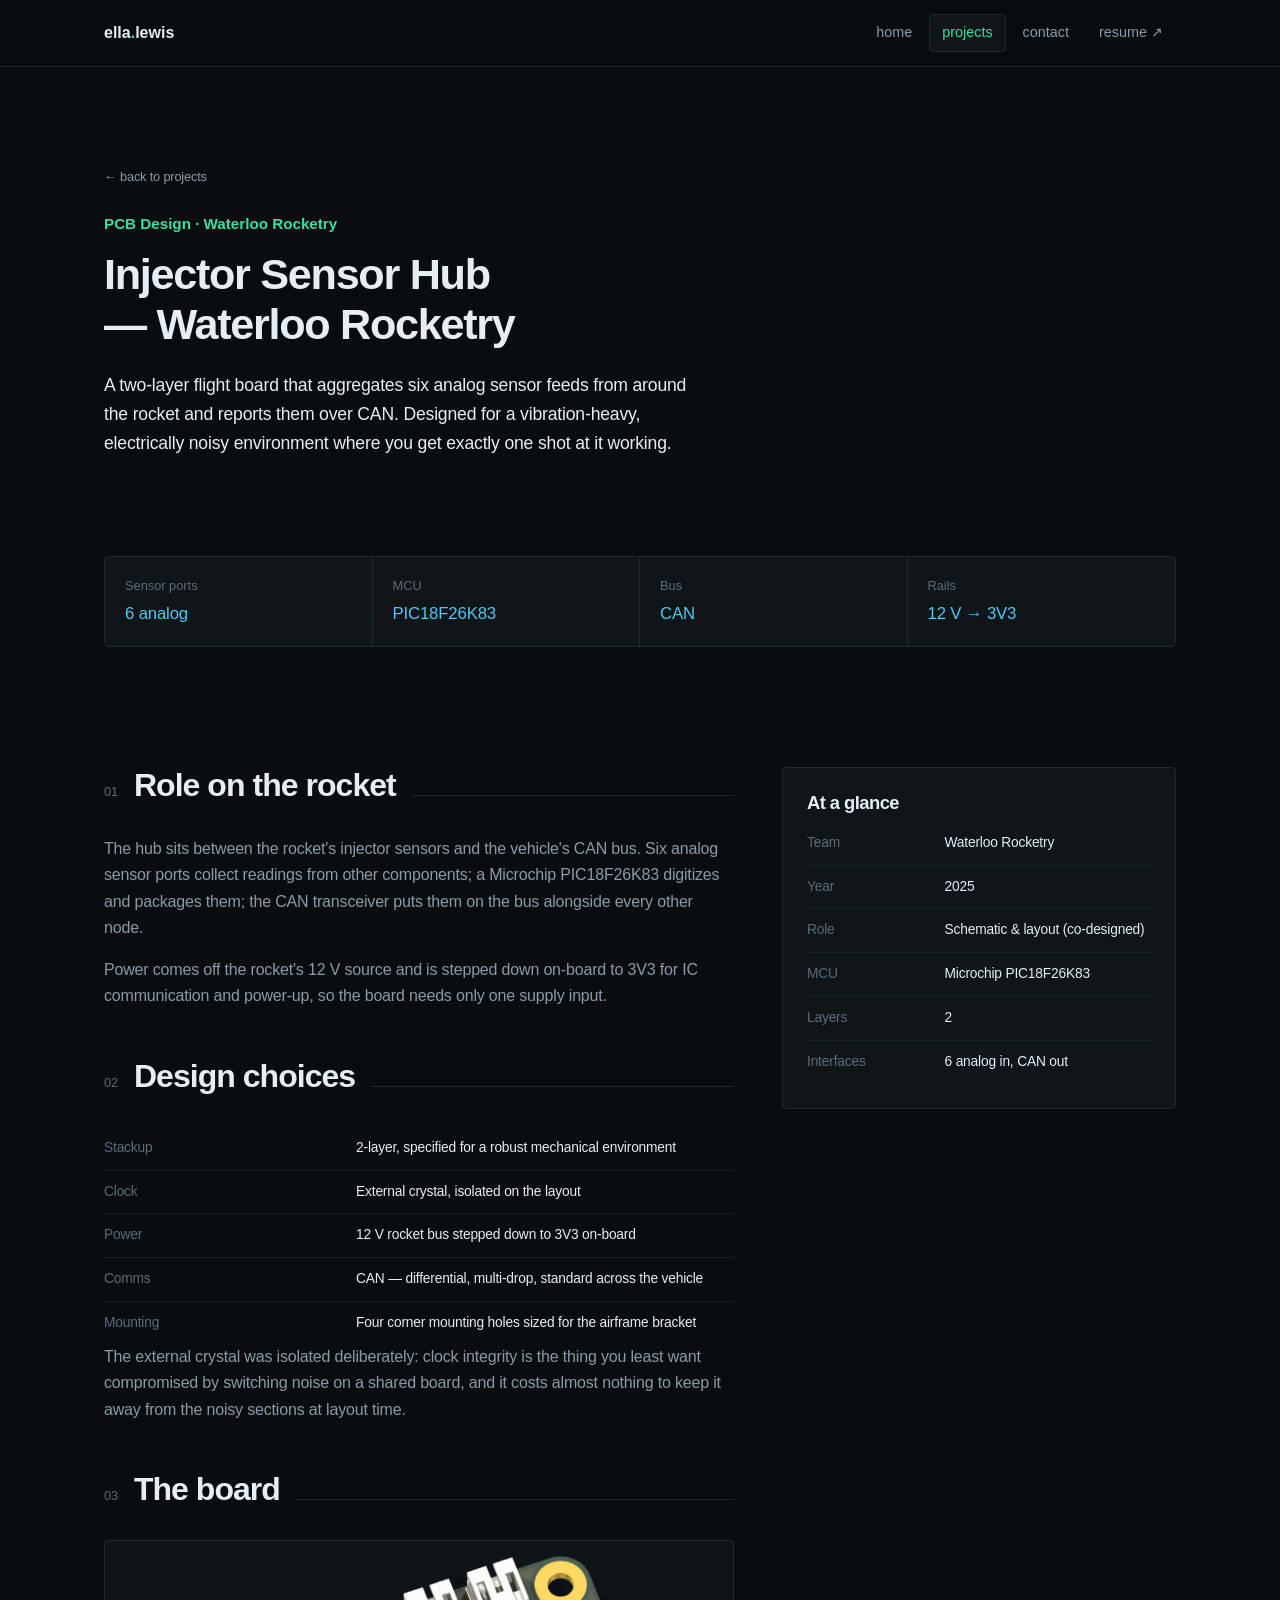
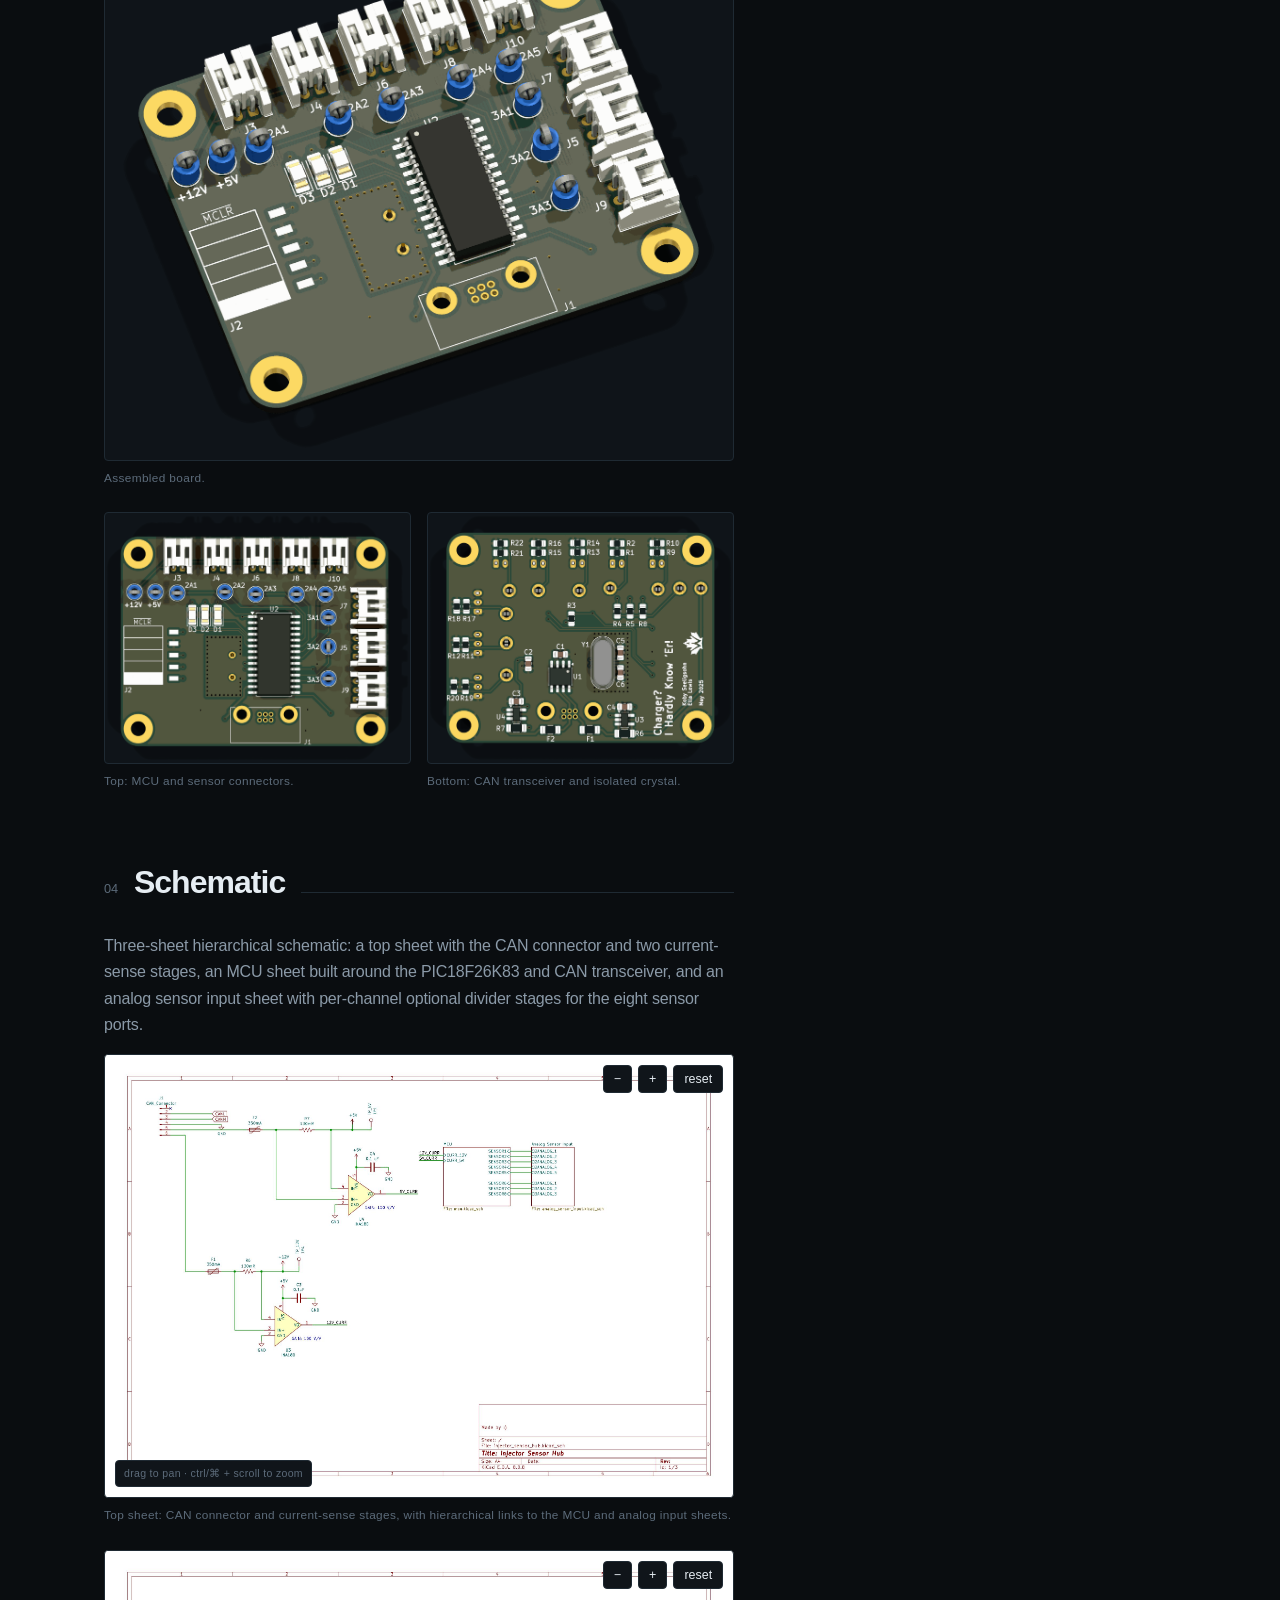
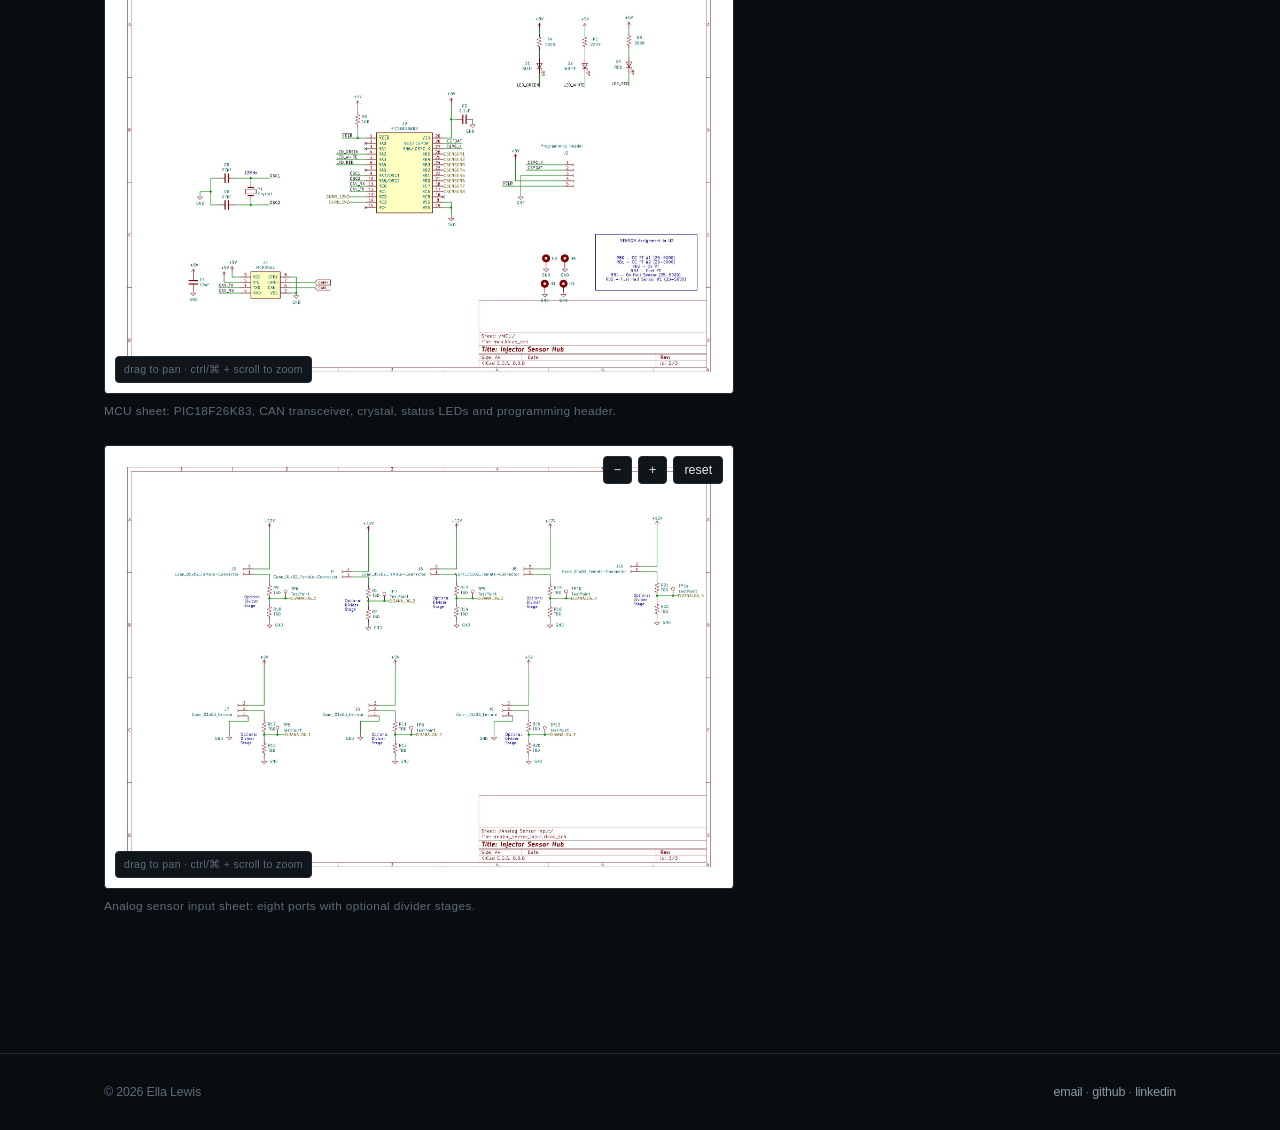
<file: project-injector-hub.html>
<!DOCTYPE html>
<html lang="en">
<head>
<meta charset="utf-8">
<meta name="viewport" content="width=device-width, initial-scale=1">
<title>Injector Sensor Hub &mdash; Ella Lewis</title>
<link rel="stylesheet" href="style.css">
<noscript><style>
  /* JavaScript off: show everything immediately, no animation */
  .reveal{opacity:1!important;transform:none!important;filter:none!important}
  .spec-strip .spec{opacity:1!important;transform:none!important}
  .section-head .rule{transform:scaleX(1)!important}
  .timeline .tl-item::before{transform:scale(1)!important}
</style></noscript>
</head>
<body>

<header class="site-header">
  <nav class="nav">
    <a class="brand" href="index.html">ella<span class="dot">.</span>lewis</a>
    <div class="nav-links">
      <a href="index.html">home</a>
      <a href="projects.html" class="active">projects</a>
      <a href="contact.html">contact</a>
      <a href="resume.pdf" target="_blank" rel="noopener">resume &#8599;</a>
    </div>
  </nav>
</header>

<main class="wrap">

  <section class="hero" style="padding-bottom:24px">
    <a class="back" href="projects.html">&larr; back to projects</a>
    <span class="kicker">PCB Design &middot; Waterloo Rocketry</span>
    <h1 style="font-size:clamp(1.8rem,4vw,2.7rem)">Injector Sensor Hub &mdash; Waterloo Rocketry</h1>
    <p class="lead">A two-layer flight board that aggregates six analog sensor feeds from around the rocket and reports them over CAN. Designed for a vibration-heavy, electrically noisy environment where you get exactly one shot at it working.</p>
  </section>

  <section class="tight">
    <div class="spec-strip">
      <div class="spec"><div class="k">Sensor ports</div><div class="v">6 analog</div></div>
      <div class="spec"><div class="k">MCU</div><div class="v">PIC18F26K83</div></div>
      <div class="spec"><div class="k">Bus</div><div class="v">CAN</div></div>
      <div class="spec"><div class="k">Rails</div><div class="v">12 V &rarr; 3V3</div></div>
    </div>
  </section>

  <section>
    <div class="cols">
      <div>
        <div class="section-head">
          <span class="idx">01</span><h2>Role on the rocket</h2><span class="rule"></span>
        </div>
        <p>The hub sits between the rocket's injector sensors and the vehicle's CAN bus. Six analog sensor ports collect readings from other components; a Microchip PIC18F26K83 digitizes and packages them; the CAN transceiver puts them on the bus alongside every other node.</p>
        <p>Power comes off the rocket's 12&nbsp;V source and is stepped down on-board to 3V3 for IC communication and power-up, so the board needs only one supply input.</p>
        <div class="section-head" style="margin-top:48px">
          <span class="idx">02</span><h2>Design choices</h2><span class="rule"></span>
        </div>
        <table class="spec-table">
            <tr><td>Stackup</td><td>2-layer, specified for a robust mechanical environment</td></tr>
            <tr><td>Clock</td><td>External crystal, isolated on the layout</td></tr>
            <tr><td>Power</td><td>12 V rocket bus stepped down to 3V3 on-board</td></tr>
            <tr><td>Comms</td><td>CAN &mdash; differential, multi-drop, standard across the vehicle</td></tr>
            <tr><td>Mounting</td><td>Four corner mounting holes sized for the airframe bracket</td></tr>
        </table>
        <p>The external crystal was isolated deliberately: clock integrity is the thing you least want compromised by switching noise on a shared board, and it costs almost nothing to keep it away from the noisy sections at layout time.</p>
        <div class="section-head" style="margin-top:48px">
          <span class="idx">03</span><h2>The board</h2><span class="rule"></span>
        </div>
        <figure>
          <span class="shot"><img src="images/injector-3d-iso.png" alt="Angled 3D render of the injector sensor hub PCB"></span>
          <figcaption>Assembled board.</figcaption>
        </figure>
        <div class="shot-grid">
          <figure><span class="shot"><img src="images/injector-3d-top.png" alt="Top side 3D render of the injector sensor hub PCB"></span><figcaption>Top: MCU and sensor connectors.</figcaption></figure>
          <figure><span class="shot"><img src="images/injector-3d-bottom.png" alt="Bottom side 3D render of the injector sensor hub PCB"></span><figcaption>Bottom: CAN transceiver and isolated crystal.</figcaption></figure>
        </div>
        <div class="section-head" style="margin-top:48px">
          <span class="idx">04</span><h2>Schematic</h2><span class="rule"></span>
        </div>
        <p>Three-sheet hierarchical schematic: a top sheet with the CAN connector and two current-sense stages, an MCU sheet built around the PIC18F26K83 and CAN transceiver, and an analog sensor input sheet with per-channel optional divider stages for the eight sensor ports.</p>
        <figure>
          <div class="zoomview">
            <div class="zoomctl"><button type="button" data-zoom="out" aria-label="Zoom out">&minus;</button><button type="button" data-zoom="in" aria-label="Zoom in">+</button><button type="button" data-zoom="reset" aria-label="Reset view">reset</button></div>
            <span class="zoomhint">drag to pan &middot; ctrl/&#8984; + scroll to zoom</span>
            <img src="images/injector-sch-top.jpg" alt="Injector sensor hub top-level schematic sheet">
          </div>
          <figcaption>Top sheet: CAN connector and current-sense stages, with hierarchical links to the MCU and analog input sheets.</figcaption>
        </figure>
        <figure>
          <div class="zoomview">
            <div class="zoomctl"><button type="button" data-zoom="out" aria-label="Zoom out">&minus;</button><button type="button" data-zoom="in" aria-label="Zoom in">+</button><button type="button" data-zoom="reset" aria-label="Reset view">reset</button></div>
            <span class="zoomhint">drag to pan &middot; ctrl/&#8984; + scroll to zoom</span>
            <img src="images/injector-sch-mcu.jpg" alt="Injector sensor hub MCU schematic sheet">
          </div>
          <figcaption>MCU sheet: PIC18F26K83, CAN transceiver, crystal, status LEDs and programming header.</figcaption>
        </figure>
        <figure>
          <div class="zoomview">
            <div class="zoomctl"><button type="button" data-zoom="out" aria-label="Zoom out">&minus;</button><button type="button" data-zoom="in" aria-label="Zoom in">+</button><button type="button" data-zoom="reset" aria-label="Reset view">reset</button></div>
            <span class="zoomhint">drag to pan &middot; ctrl/&#8984; + scroll to zoom</span>
            <img src="images/injector-sch-sensors.jpg" alt="Injector sensor hub analog sensor input schematic sheet">
          </div>
          <figcaption>Analog sensor input sheet: eight ports with optional divider stages.</figcaption>
        </figure>
      </div>

      <aside>
        <div class="panel" style="margin-bottom:20px">
          <h3 style="margin-top:0">At a glance</h3>
          <table class="spec-table">
            <tr><td>Team</td><td>Waterloo Rocketry</td></tr>
            <tr><td>Year</td><td>2025</td></tr>
            <tr><td>Role</td><td>Schematic &amp; layout (co-designed)</td></tr>
            <tr><td>MCU</td><td>Microchip PIC18F26K83</td></tr>
            <tr><td>Layers</td><td>2</td></tr>
            <tr><td>Interfaces</td><td>6 analog in, CAN out</td></tr>
          </table>

        </div>

      </aside>
    </div>
  </section>

</main>

<footer class="site-footer">
  <div class="footer-inner">
    <span>&copy; 2026 Ella Lewis</span>
    <span>
      <a href="mailto:elcslewis@gmail.com">email</a> &middot;
      <a href="https://github.com/ecslewis">github</a> &middot;
      <a href="https://www.linkedin.com/in/elcslewis/">linkedin</a>
    </span>
  </div>
</footer>

<script src="scroll.js" defer></script>
<script src="panzoom.js" defer></script>

</body>
</html>
</file>
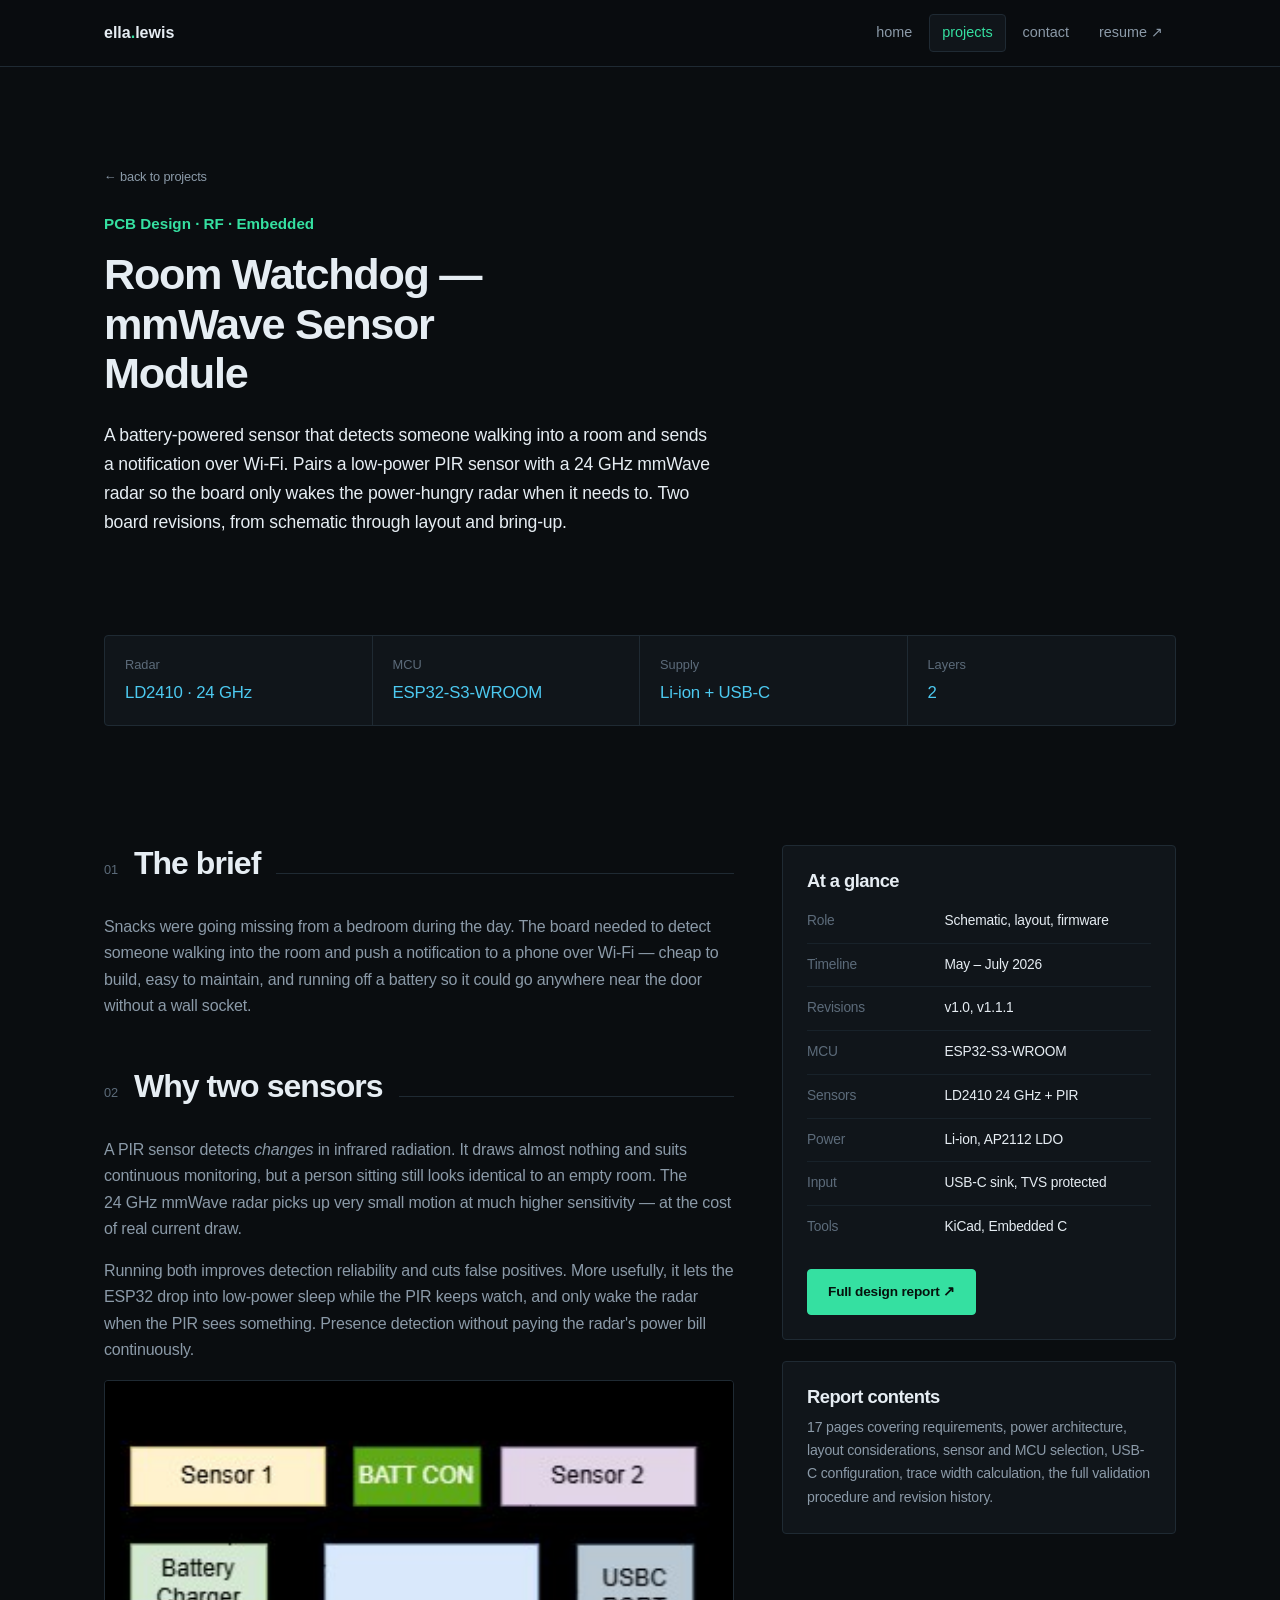
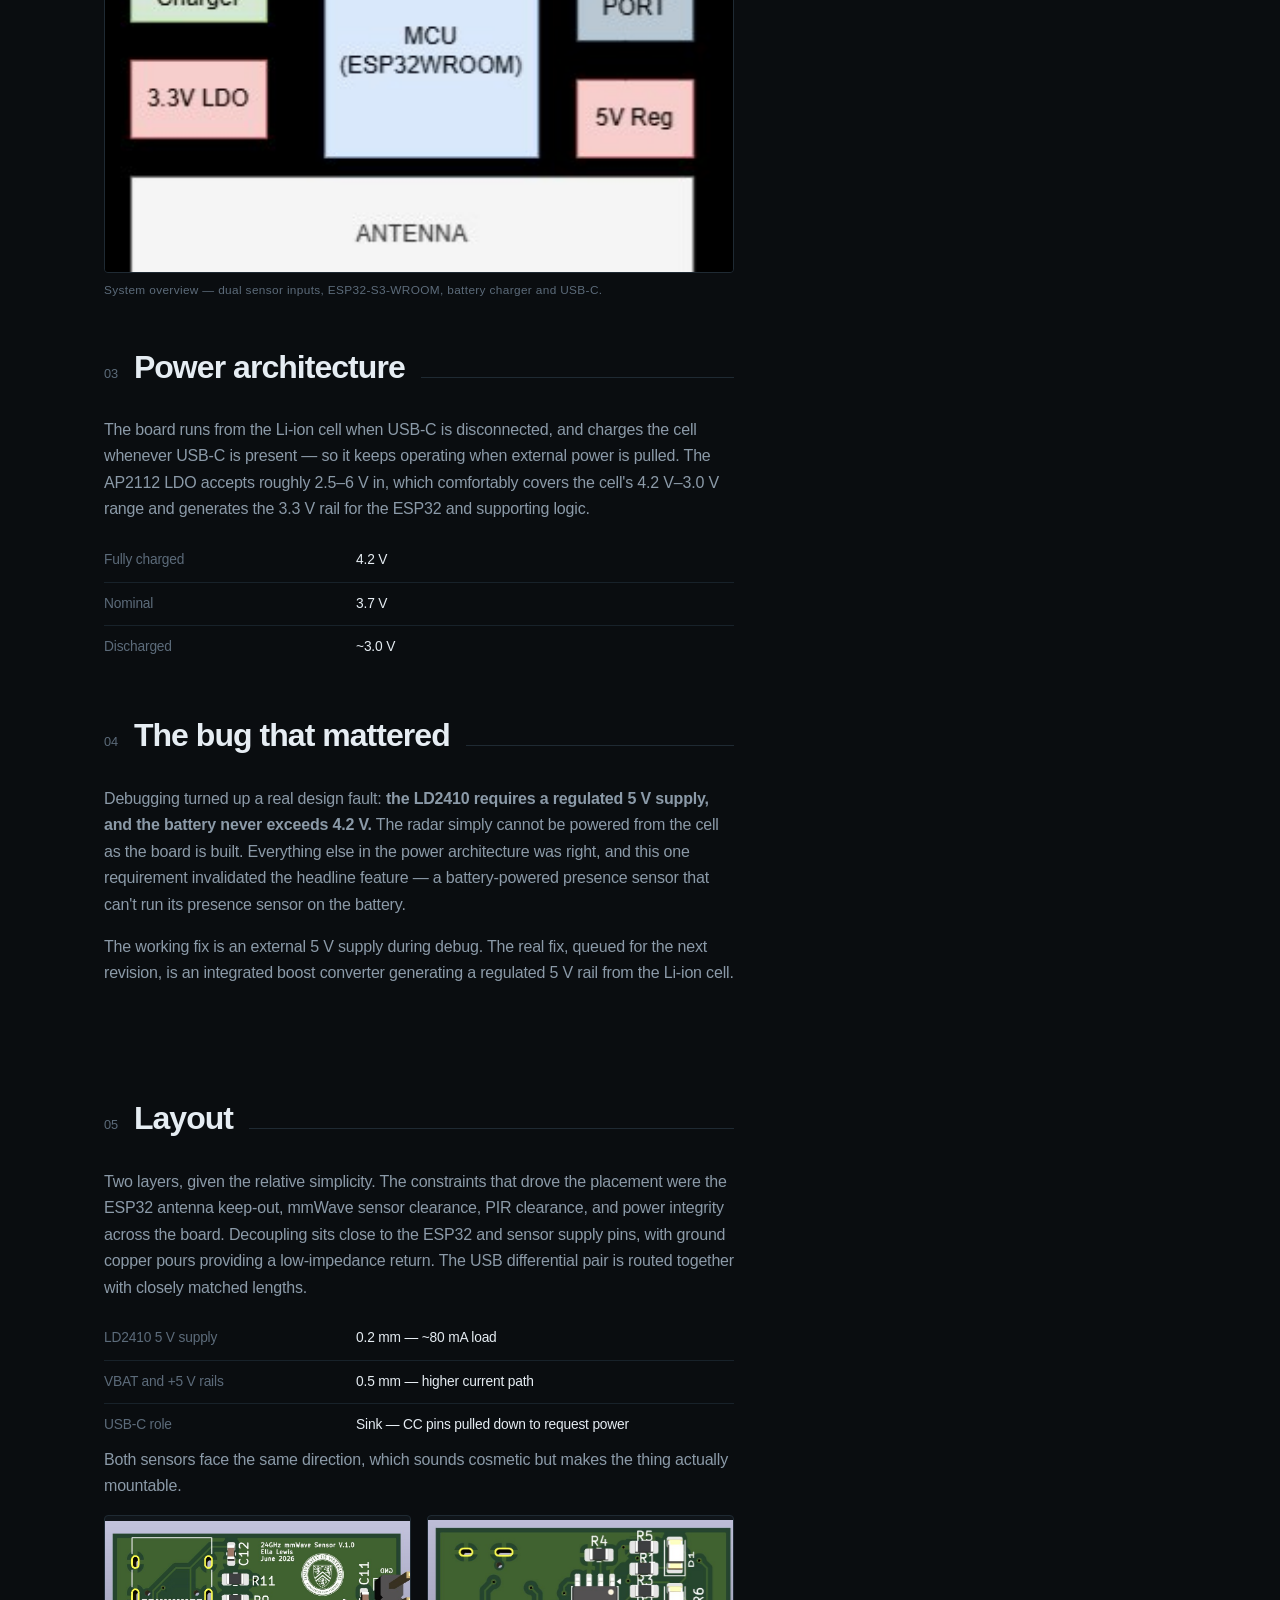
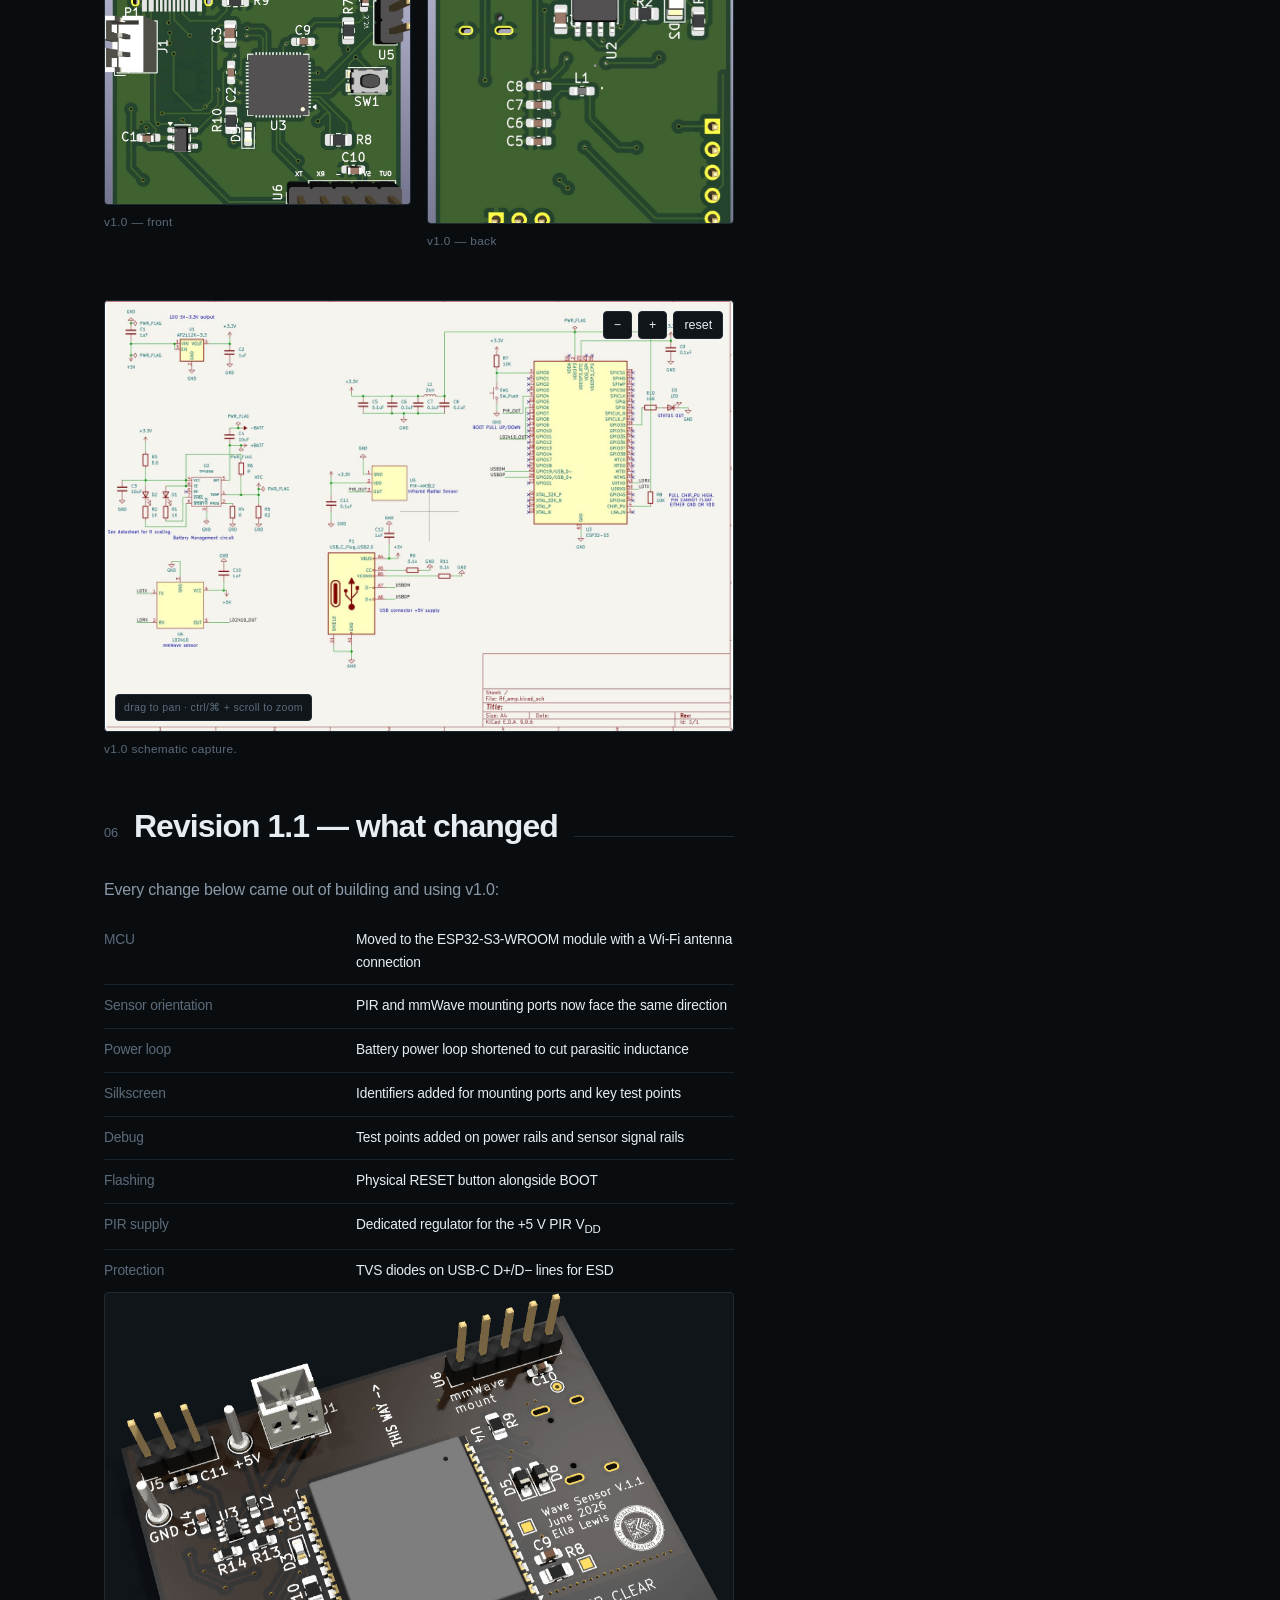
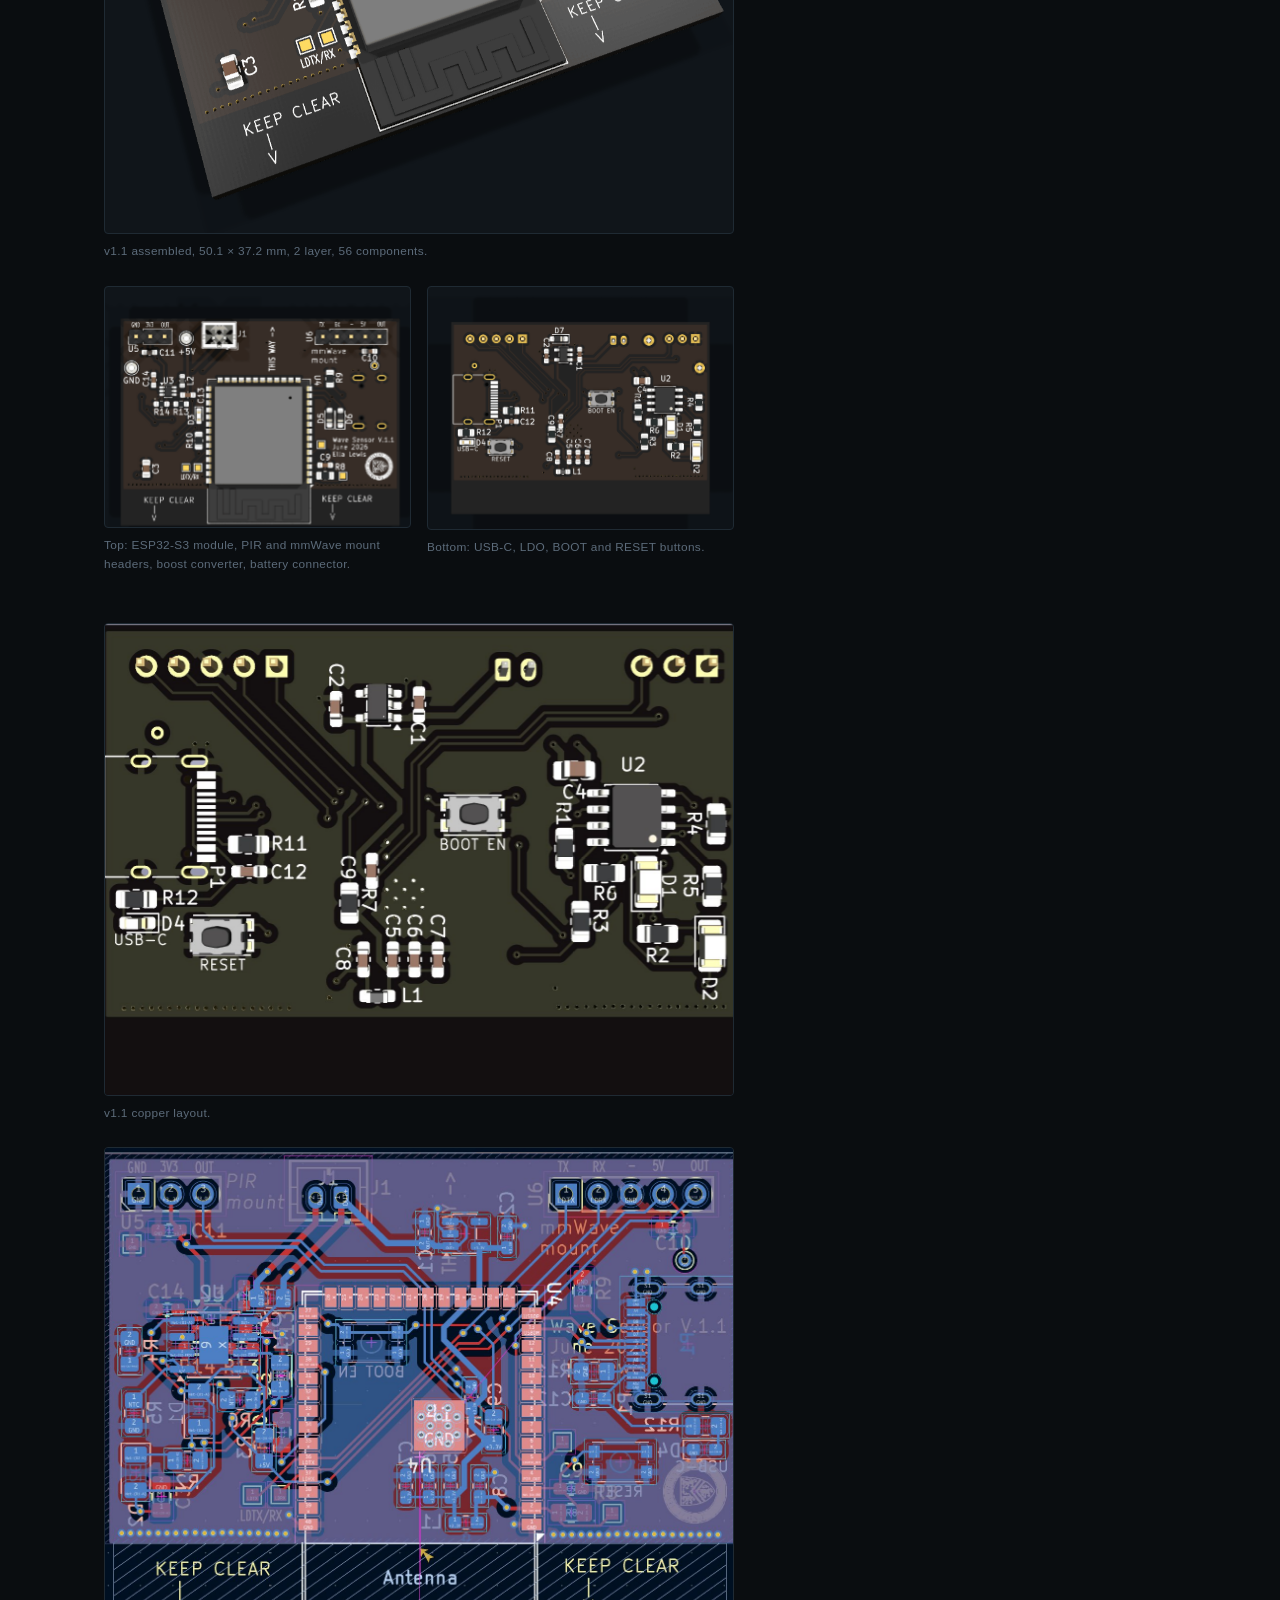
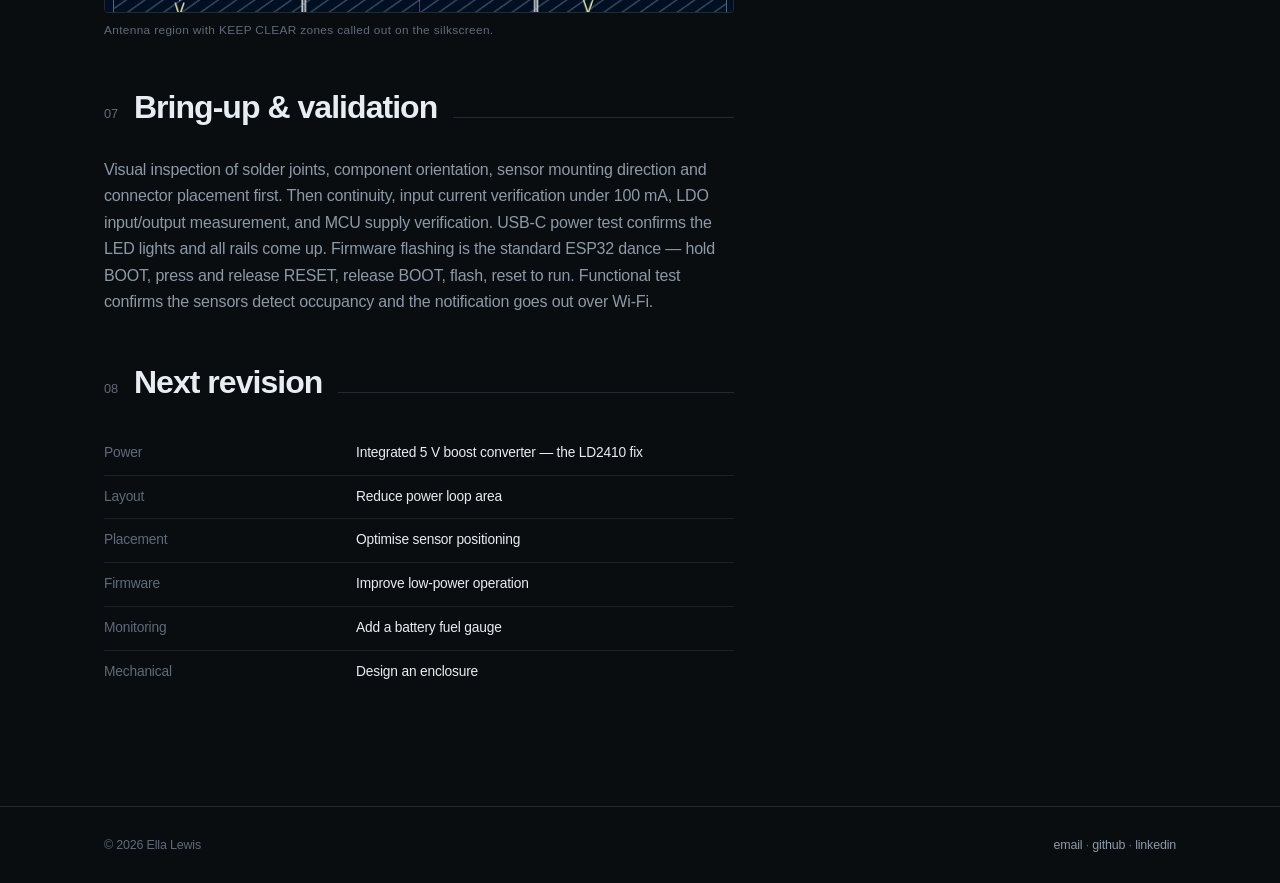
<file: project-mmwave.html>
<!DOCTYPE html>
<html lang="en">
<head>
<meta charset="utf-8">
<meta name="viewport" content="width=device-width, initial-scale=1">
<title>Room Watchdog — mmWave Sensor Module — Ella Lewis</title>
<link rel="stylesheet" href="style.css">
<noscript><style>
  /* JavaScript off: show everything immediately, no animation */
  .reveal{opacity:1!important;transform:none!important;filter:none!important}
  .spec-strip .spec{opacity:1!important;transform:none!important}
  .section-head .rule{transform:scaleX(1)!important}
  .timeline .tl-item::before{transform:scale(1)!important}
</style></noscript>
</head>
<body>

<header class="site-header">
  <nav class="nav">
    <a class="brand" href="index.html">ella<span class="dot">.</span>lewis</a>
    <div class="nav-links">
      <a href="index.html">home</a>
      <a href="projects.html" class="active">projects</a>
      <a href="contact.html">contact</a>
      <a href="resume.pdf" target="_blank" rel="noopener">resume ↗</a>
    </div>
  </nav>
</header>

<main class="wrap">

  <section class="hero" style="padding-bottom:24px">
    <a class="back" href="projects.html">← back to projects</a>
    <span class="kicker">PCB Design · RF · Embedded</span>
    <h1 style="font-size:clamp(1.8rem,4vw,2.7rem)">Room Watchdog — mmWave Sensor Module</h1>
    <p class="lead">
      A battery-powered sensor that detects someone walking into a room and sends a
      notification over Wi-Fi. Pairs a low-power PIR sensor with a 24&nbsp;GHz mmWave radar
      so the board only wakes the power-hungry radar when it needs to. Two board revisions,
      from schematic through layout and bring-up.
    </p>
  </section>

  <section class="tight">
    <div class="spec-strip">
      <div class="spec"><div class="k">Radar</div><div class="v">LD2410 · 24 GHz</div></div>
      <div class="spec"><div class="k">MCU</div><div class="v">ESP32-S3-WROOM</div></div>
      <div class="spec"><div class="k">Supply</div><div class="v">Li-ion + USB-C</div></div>
      <div class="spec"><div class="k">Layers</div><div class="v">2</div></div>
    </div>
  </section>

  <section>
    <div class="cols">
      <div>

        <div class="section-head">
          <span class="idx">01</span><h2>The brief</h2><span class="rule"></span>
        </div>
        <p>
          Snacks were going missing from a bedroom during the day. The board needed to detect
          someone walking into the room and push a notification to a phone over Wi-Fi —
          cheap to build, easy to maintain, and running off a battery so it could go anywhere
          near the door without a wall socket.
        </p>

        <div class="section-head" style="margin-top:48px">
          <span class="idx">02</span><h2>Why two sensors</h2><span class="rule"></span>
        </div>
        <p>
          A PIR sensor detects <em>changes</em> in infrared radiation. It draws almost nothing
          and suits continuous monitoring, but a person sitting still looks identical to an
          empty room. The 24&nbsp;GHz mmWave radar picks up very small motion at much higher
          sensitivity — at the cost of real current draw.
        </p>
        <p>
          Running both improves detection reliability and cuts false positives. More usefully,
          it lets the ESP32 drop into low-power sleep while the PIR keeps watch, and only wake
          the radar when the PIR sees something. Presence detection without paying the radar's
          power bill continuously.
        </p>

        <figure>
          <span class="shot"><img src="images/mmwave-block.jpg" alt="System block diagram showing sensors, MCU, charger and USB-C port"></span>
          <figcaption>System overview — dual sensor inputs, ESP32-S3-WROOM, battery charger and USB-C.</figcaption>
        </figure>

        <div class="section-head" style="margin-top:48px">
          <span class="idx">03</span><h2>Power architecture</h2><span class="rule"></span>
        </div>
        <p>
          The board runs from the Li-ion cell when USB-C is disconnected, and charges the cell
          whenever USB-C is present — so it keeps operating when external power is pulled. The
          AP2112 LDO accepts roughly 2.5–6&nbsp;V in, which comfortably covers the cell's
          4.2&nbsp;V–3.0&nbsp;V range and generates the 3.3&nbsp;V rail for the ESP32 and
          supporting logic.
        </p>
        <table class="spec-table">
          <tr><td>Fully charged</td><td>4.2 V</td></tr>
          <tr><td>Nominal</td><td>3.7 V</td></tr>
          <tr><td>Discharged</td><td>~3.0 V</td></tr>
        </table>

        <div class="section-head" style="margin-top:48px">
          <span class="idx">04</span><h2>The bug that mattered</h2><span class="rule"></span>
        </div>
        <p>
          Debugging turned up a real design fault: <strong>the LD2410 requires a regulated
          5&nbsp;V supply, and the battery never exceeds 4.2&nbsp;V.</strong> The radar
          simply cannot be powered from the cell as the board is built. Everything else in the
          power architecture was right, and this one requirement invalidated the headline
          feature — a battery-powered presence sensor that can't run its presence sensor on
          the battery.
        </p>
        <p>
          The working fix is an external 5&nbsp;V supply during debug. The real fix, queued
          for the next revision, is an integrated boost converter generating a regulated
          5&nbsp;V rail from the Li-ion cell.
        </p>
        <p class="note">
          Worth stating plainly rather than quietly fixing in a respin: the failure was in
          reading the sensor's supply requirement against the battery's actual voltage range
          before committing the power tree.
        </p>

        <div class="section-head" style="margin-top:48px">
          <span class="idx">05</span><h2>Layout</h2><span class="rule"></span>
        </div>
        <p>
          Two layers, given the relative simplicity. The constraints that drove the placement
          were the ESP32 antenna keep-out, mmWave sensor clearance, PIR clearance, and power
          integrity across the board. Decoupling sits close to the ESP32 and sensor supply
          pins, with ground copper pours providing a low-impedance return. The USB differential
          pair is routed together with closely matched lengths.
        </p>
        <table class="spec-table">
          <tr><td>LD2410 5 V supply</td><td>0.2 mm — ~80 mA load</td></tr>
          <tr><td>VBAT and +5 V rails</td><td>0.5 mm — higher current path</td></tr>
          <tr><td>USB-C role</td><td>Sink — CC pins pulled down to request power</td></tr>
        </table>
        <p>
          Both sensors face the same direction, which sounds cosmetic but makes the thing
          actually mountable.
        </p>

        <div class="shot-grid">
          <figure><span class="shot"><img src="images/mmwave-v10.jpg" alt="mmWave sensor v1.0 front render"></span><figcaption>v1.0 — front</figcaption></figure>
          <figure><span class="shot"><img src="images/mmwave-v10-back.jpg" alt="mmWave sensor v1.0 back render"></span><figcaption>v1.0 — back</figcaption></figure>
        </div>

        <figure>
          <div class="zoomview">
            <div class="zoomctl"><button type="button" data-zoom="out" aria-label="Zoom out">&minus;</button><button type="button" data-zoom="in" aria-label="Zoom in">+</button><button type="button" data-zoom="reset" aria-label="Reset view">reset</button></div>
            <span class="zoomhint">drag to pan &middot; ctrl/&#8984; + scroll to zoom</span>
            <img src="images/mmwave-sch.jpg" alt="Schematic of the mmWave sensor module">
          </div>
          <figcaption>v1.0 schematic capture.</figcaption>
        </figure>

        <div class="section-head" style="margin-top:48px">
          <span class="idx">06</span><h2>Revision 1.1 — what changed</h2><span class="rule"></span>
        </div>
        <p>Every change below came out of building and using v1.0:</p>
        <table class="spec-table">
          <tr><td>MCU</td><td>Moved to the ESP32-S3-WROOM module with a Wi-Fi antenna connection</td></tr>
          <tr><td>Sensor orientation</td><td>PIR and mmWave mounting ports now face the same direction</td></tr>
          <tr><td>Power loop</td><td>Battery power loop shortened to cut parasitic inductance</td></tr>
          <tr><td>Silkscreen</td><td>Identifiers added for mounting ports and key test points</td></tr>
          <tr><td>Debug</td><td>Test points added on power rails and sensor signal rails</td></tr>
          <tr><td>Flashing</td><td>Physical RESET button alongside BOOT</td></tr>
          <tr><td>PIR supply</td><td>Dedicated regulator for the +5 V PIR V<sub>DD</sub></td></tr>
          <tr><td>Protection</td><td>TVS diodes on USB-C D+/D− lines for ESD</td></tr>
        </table>

        <figure>
          <span class="shot"><img src="images/mmwave-3d-iso.png" alt="Angled 3D render of the assembled v1.1 sensor board"></span>
          <figcaption>v1.1 assembled, 50.1 &times; 37.2 mm, 2 layer, 56 components.</figcaption>
        </figure>
        <div class="shot-grid">
          <figure><span class="shot"><img src="images/mmwave-3d-top.png" alt="Top side 3D render of the v1.1 sensor board"></span><figcaption>Top: ESP32-S3 module, PIR and mmWave mount headers, boost converter, battery connector.</figcaption></figure>
          <figure><span class="shot"><img src="images/mmwave-3d-bottom.png" alt="Bottom side 3D render of the v1.1 sensor board"></span><figcaption>Bottom: USB-C, LDO, BOOT and RESET buttons.</figcaption></figure>
        </div>
        <figure>
          <span class="shot"><img src="images/mmwave-v11-layout.jpg" alt="mmWave sensor v1.1 copper layout"></span>
          <figcaption>v1.1 copper layout.</figcaption>
        </figure>

        <figure>
          <span class="shot"><img src="images/mmwave-v11-antenna.jpg" alt="Layout showing antenna region and keep-out zones"></span>
          <figcaption>Antenna region with KEEP CLEAR zones called out on the silkscreen.</figcaption>
        </figure>

        <div class="section-head" style="margin-top:48px">
          <span class="idx">07</span><h2>Bring-up &amp; validation</h2><span class="rule"></span>
        </div>
        <p>
          Visual inspection of solder joints, component orientation, sensor mounting direction
          and connector placement first. Then continuity, input current verification under
          100&nbsp;mA, LDO input/output measurement, and MCU supply verification. USB-C power
          test confirms the LED lights and all rails come up. Firmware flashing is the standard
          ESP32 dance — hold BOOT, press and release RESET, release BOOT, flash, reset to run.
          Functional test confirms the sensors detect occupancy and the notification goes out
          over Wi-Fi.
        </p>

        <div class="section-head" style="margin-top:48px">
          <span class="idx">08</span><h2>Next revision</h2><span class="rule"></span>
        </div>
        <table class="spec-table">
          <tr><td>Power</td><td>Integrated 5 V boost converter — the LD2410 fix</td></tr>
          <tr><td>Layout</td><td>Reduce power loop area</td></tr>
          <tr><td>Placement</td><td>Optimise sensor positioning</td></tr>
          <tr><td>Firmware</td><td>Improve low-power operation</td></tr>
          <tr><td>Monitoring</td><td>Add a battery fuel gauge</td></tr>
          <tr><td>Mechanical</td><td>Design an enclosure</td></tr>
        </table>

      </div>

      <aside>
        <div class="panel" style="margin-bottom:20px">
          <h3 style="margin-top:0">At a glance</h3>
          <table class="spec-table">
            <tr><td>Role</td><td>Schematic, layout, firmware</td></tr>
            <tr><td>Timeline</td><td>May – July 2026</td></tr>
            <tr><td>Revisions</td><td>v1.0, v1.1.1</td></tr>
            <tr><td>MCU</td><td>ESP32-S3-WROOM</td></tr>
            <tr><td>Sensors</td><td>LD2410 24 GHz + PIR</td></tr>
            <tr><td>Power</td><td>Li-ion, AP2112 LDO</td></tr>
            <tr><td>Input</td><td>USB-C sink, TVS protected</td></tr>
            <tr><td>Tools</td><td>KiCad, Embedded C</td></tr>
          </table>
          <div class="btn-row" style="margin-top:20px">
            <a class="btn primary" href="room-watchdog-report.pdf">Full design report ↗</a>
          </div>
        </div>

        <div class="panel">
          <h3 style="margin-top:0">Report contents</h3>
          <p style="font-size:0.88rem;margin:0">
            17 pages covering requirements, power architecture, layout considerations,
            sensor and MCU selection, USB-C configuration, trace width calculation,
            the full validation procedure and revision history.
          </p>
        </div>
      </aside>
    </div>
  </section>

</main>

<footer class="site-footer">
  <div class="footer-inner">
    <span>© 2026 Ella Lewis</span>
    <span>
      <a href="mailto:elcslewis@gmail.com">email</a> ·
      <a href="https://github.com/ecslewis">github</a> ·
      <a href="https://www.linkedin.com/in/elcslewis/">linkedin</a>
    </span>
  </div>
</footer>

<script src="scroll.js" defer></script>
<script src="panzoom.js" defer></script>

</body>
</html>
</file>
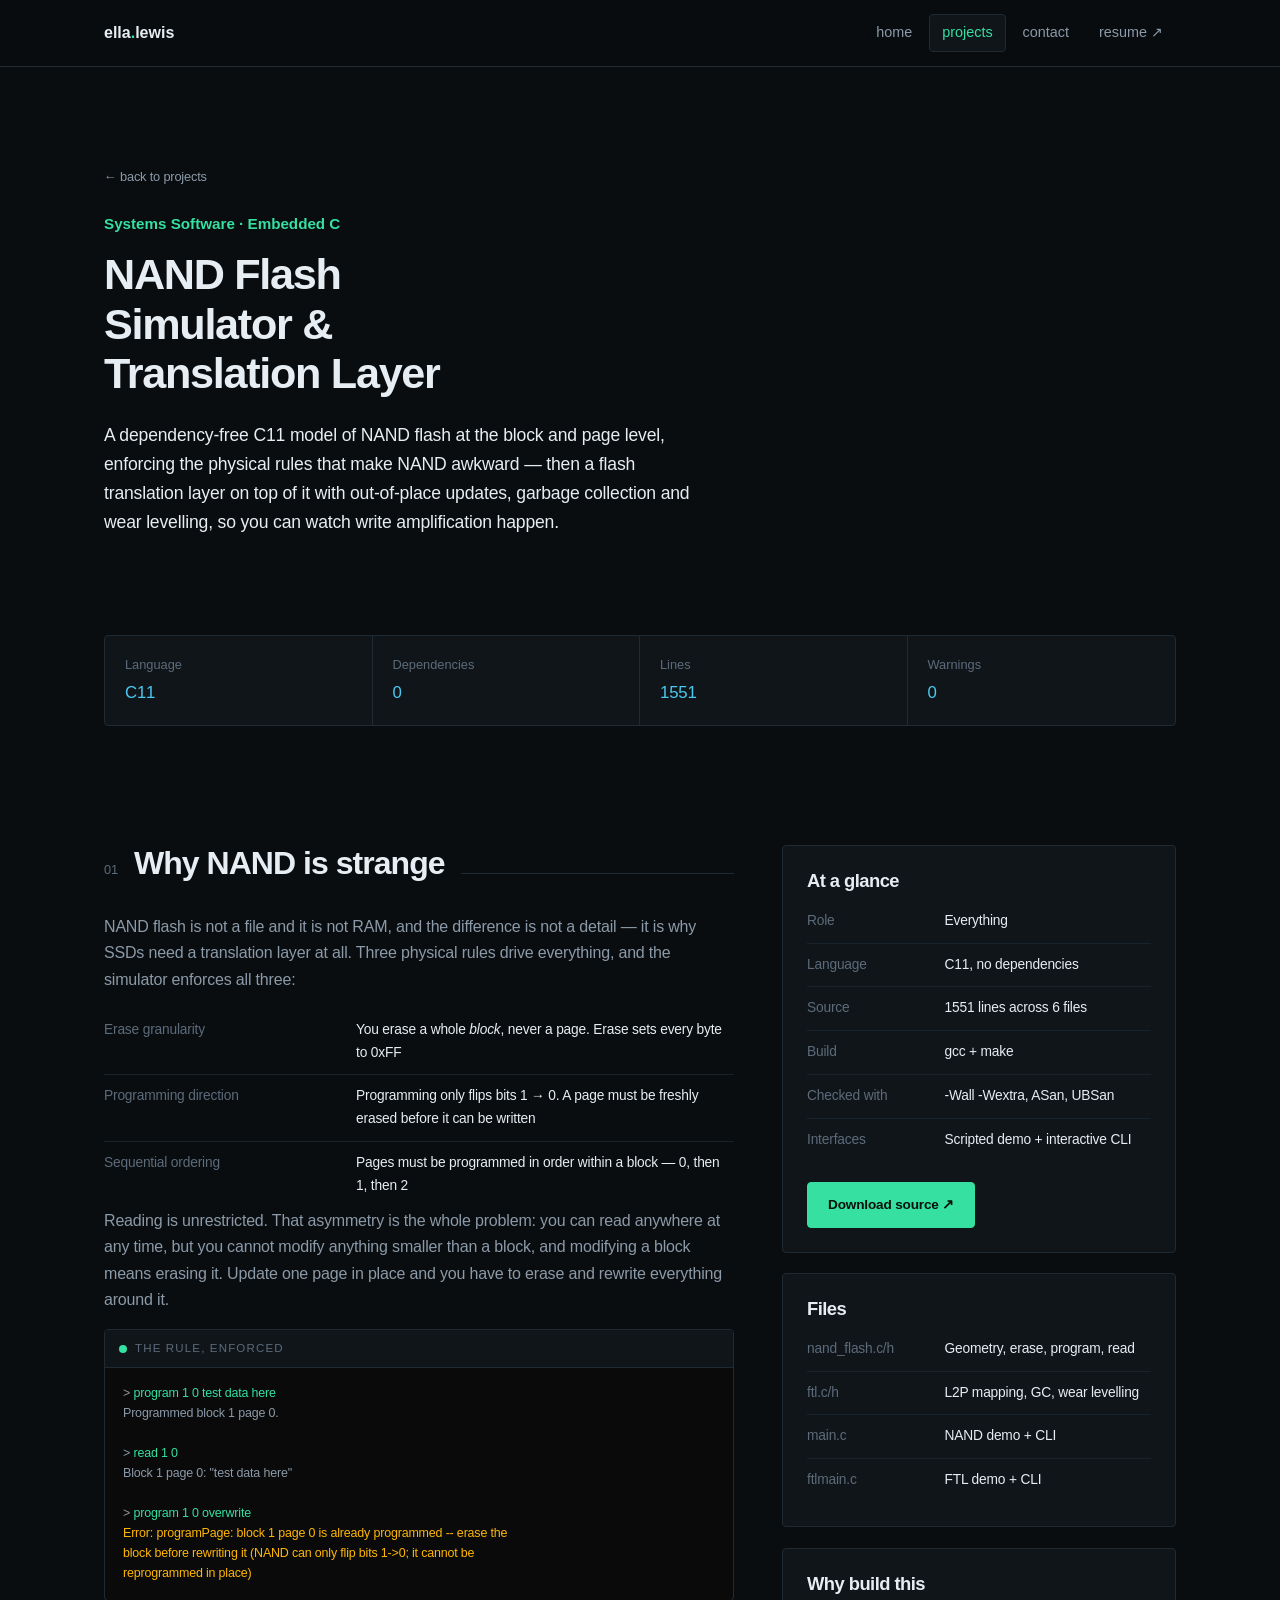
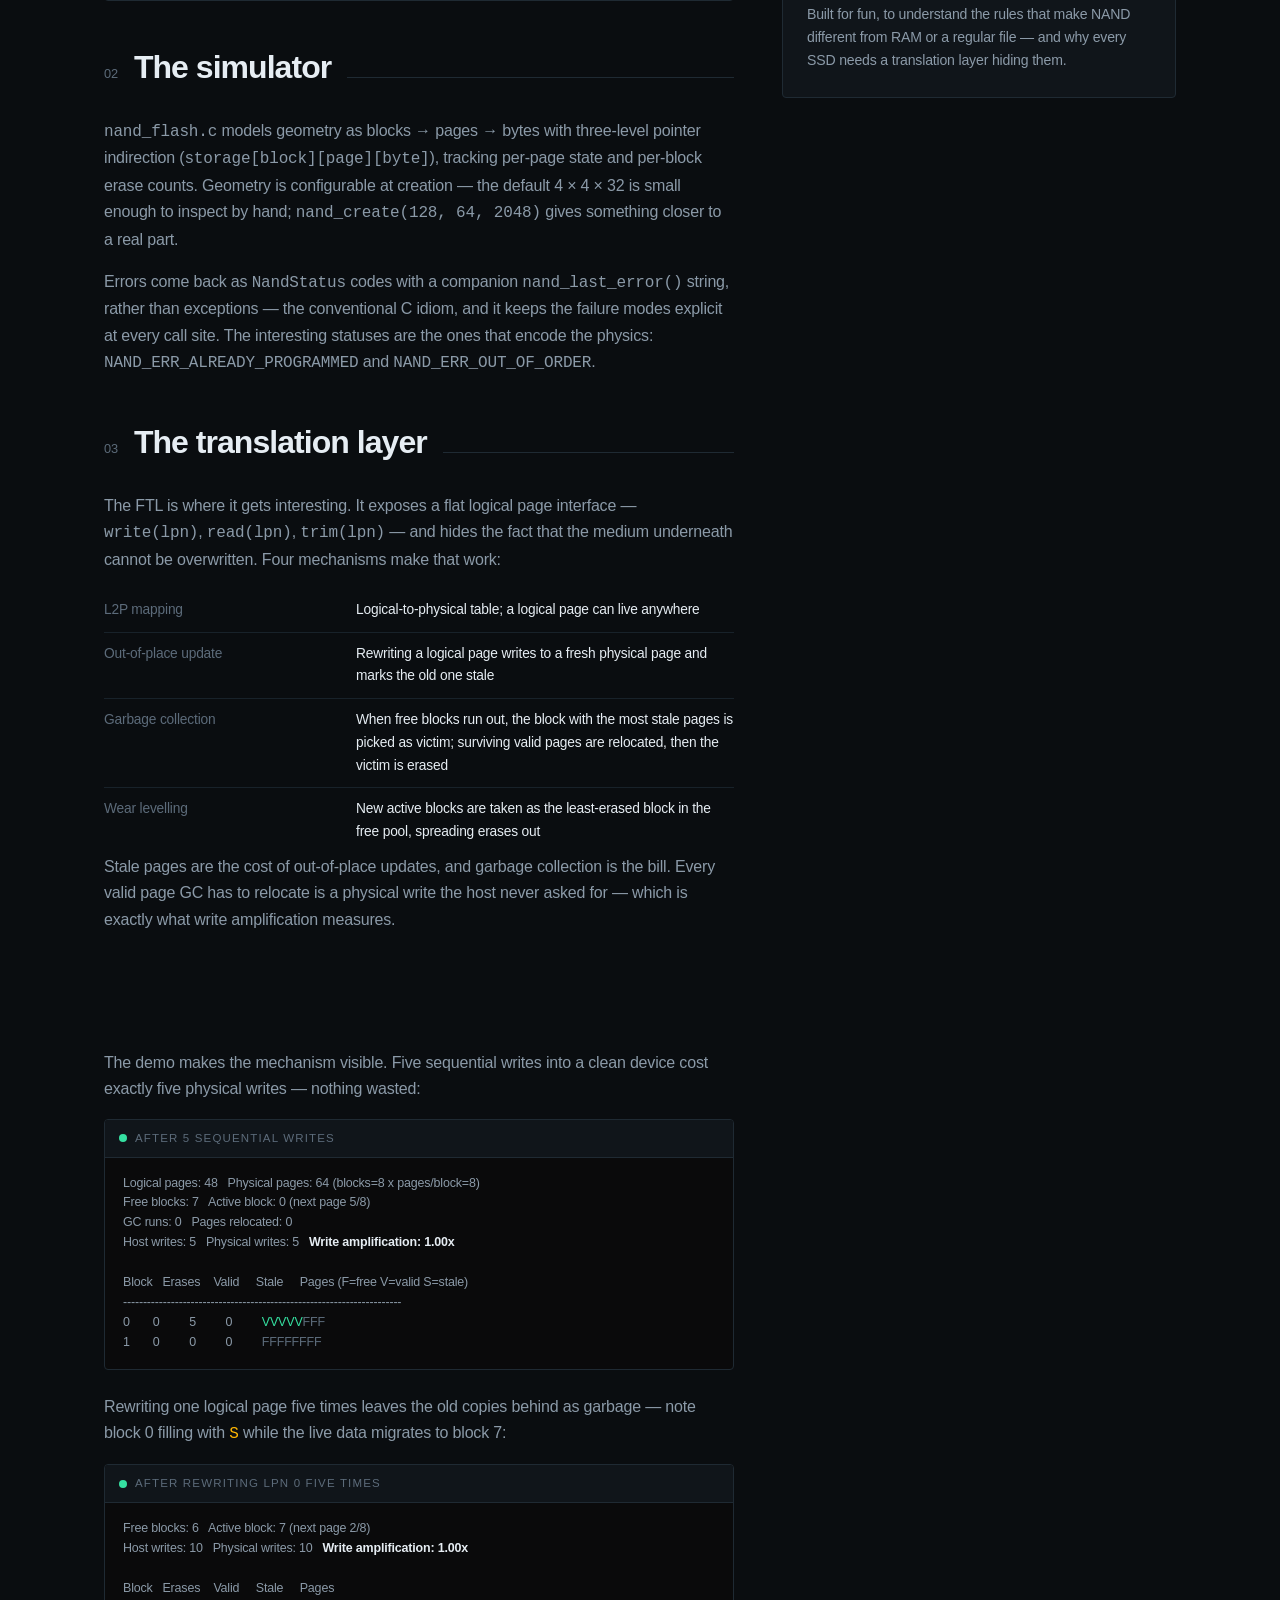
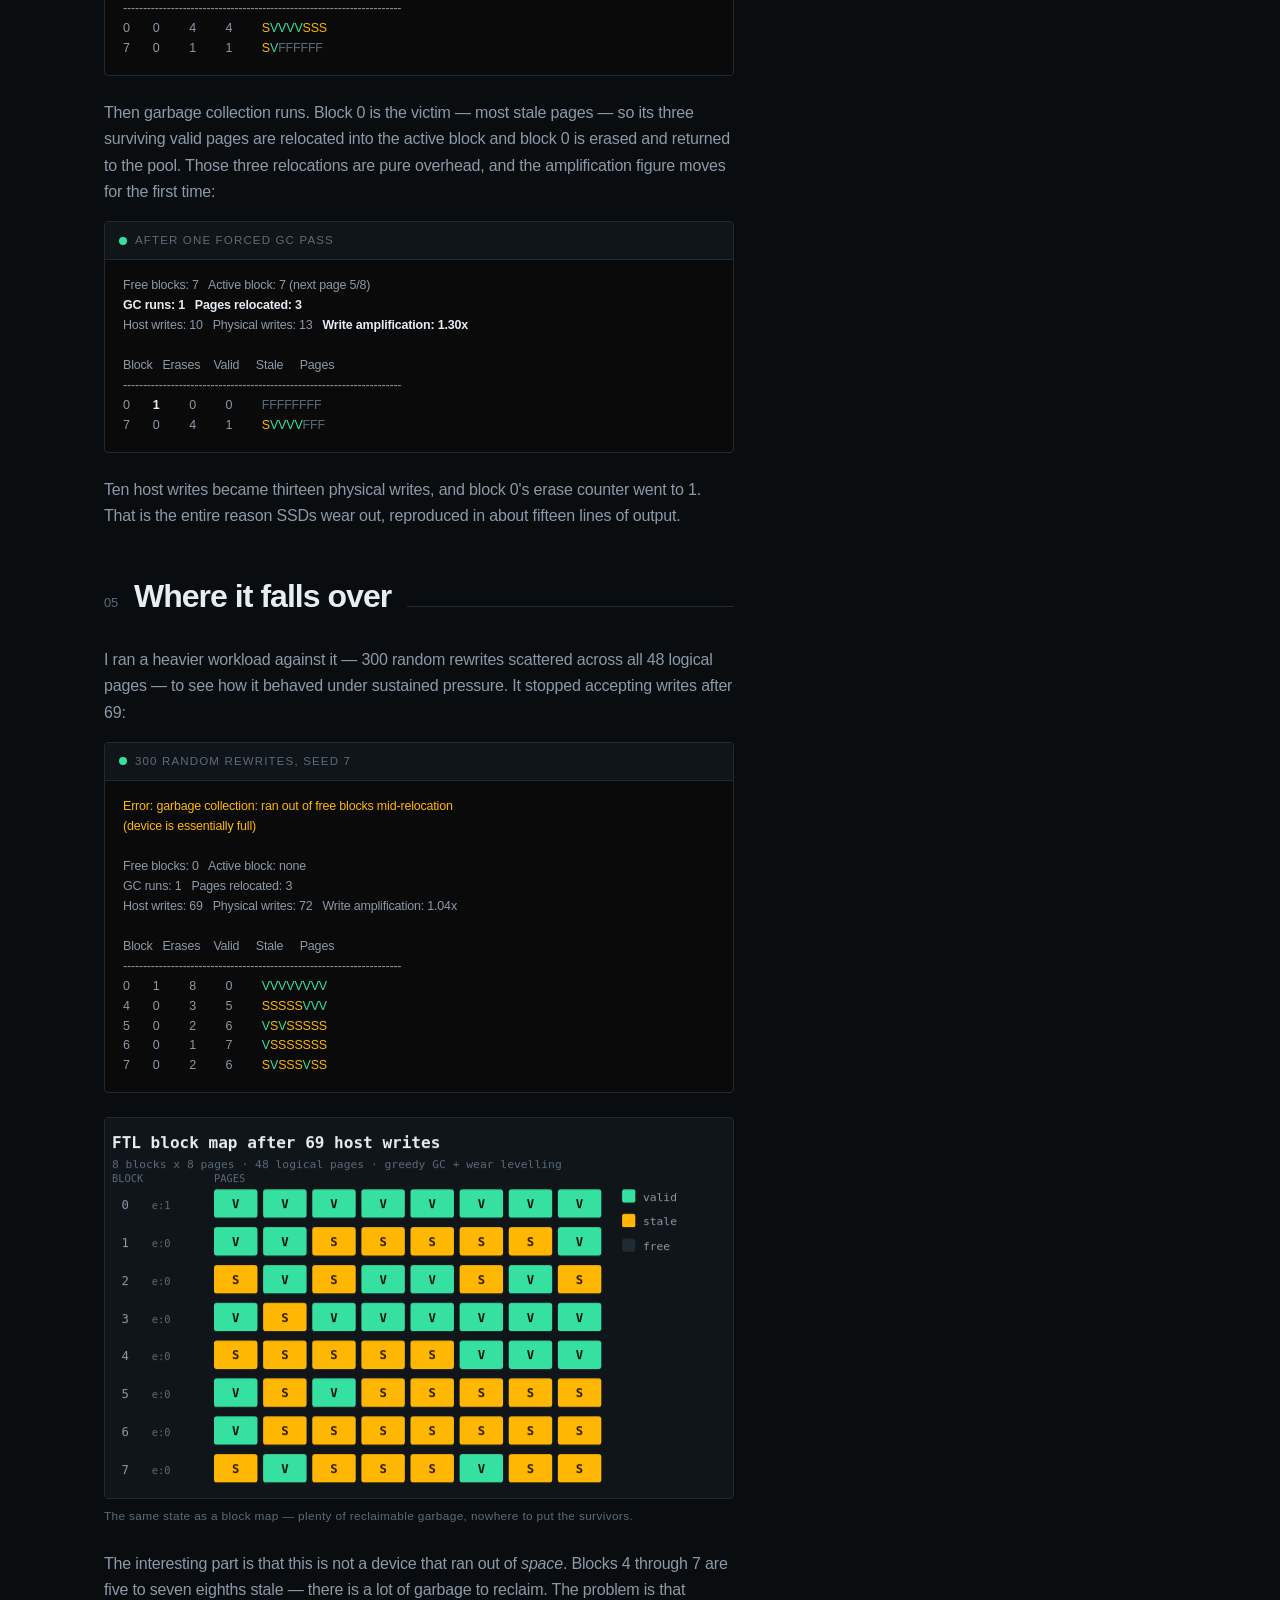
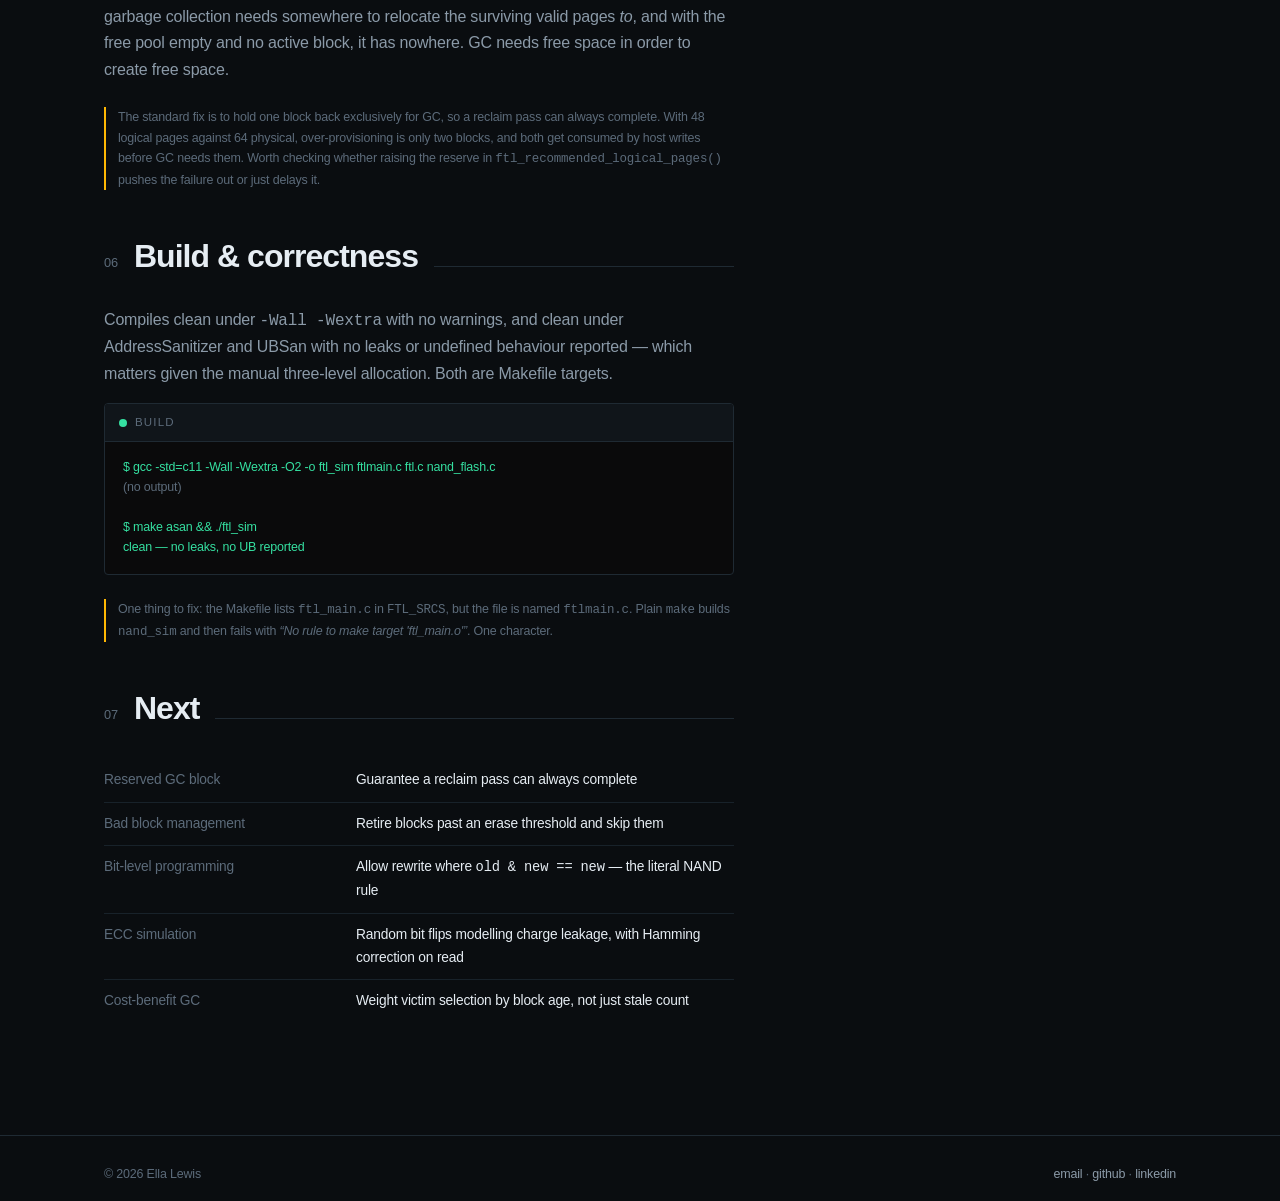
<file: project-nand.html>
<!DOCTYPE html>
<html lang="en">
<head>
<meta charset="utf-8">
<meta name="viewport" content="width=device-width, initial-scale=1">
<title>NAND Flash Simulator &amp; FTL — Ella Lewis</title>
<meta name="description" content="A dependency-free C11 NAND flash simulator with a flash translation layer — garbage collection, wear levelling and write amplification.">
<link rel="stylesheet" href="style.css">
<noscript><style>
  /* JavaScript off: show everything immediately, no animation */
  .reveal{opacity:1!important;transform:none!important;filter:none!important}
  .spec-strip .spec{opacity:1!important;transform:none!important}
  .section-head .rule{transform:scaleX(1)!important}
  .timeline .tl-item::before{transform:scale(1)!important}
</style></noscript>
</head>
<body>

<header class="site-header">
  <nav class="nav">
    <a class="brand" href="index.html">ella<span class="dot">.</span>lewis</a>
    <div class="nav-links">
      <a href="index.html">home</a>
      <a href="projects.html" class="active">projects</a>
      <a href="contact.html">contact</a>
      <a href="resume.pdf" target="_blank" rel="noopener">resume ↗</a>
    </div>
  </nav>
</header>

<main class="wrap">

  <section class="hero" style="padding-bottom:24px">
    <a class="back" href="projects.html">← back to projects</a>
    <span class="kicker">Systems Software · Embedded C</span>
    <h1 style="font-size:clamp(1.8rem,4vw,2.7rem)">NAND Flash Simulator &amp; Translation Layer</h1>
    <p class="lead">
      A dependency-free C11 model of NAND flash at the block and page level, enforcing the
      physical rules that make NAND awkward — then a flash translation layer on top of it
      with out-of-place updates, garbage collection and wear levelling, so you can watch
      write amplification happen.
    </p>
  </section>

  <section class="tight">
    <div class="spec-strip">
      <div class="spec"><div class="k">Language</div><div class="v">C11</div></div>
      <div class="spec"><div class="k">Dependencies</div><div class="v">0</div></div>
      <div class="spec"><div class="k">Lines</div><div class="v">1551</div></div>
      <div class="spec"><div class="k">Warnings</div><div class="v">0</div></div>
    </div>
  </section>

  <section>
    <div class="cols">
      <div>

        <div class="section-head">
          <span class="idx">01</span><h2>Why NAND is strange</h2><span class="rule"></span>
        </div>
        <p>
          NAND flash is not a file and it is not RAM, and the difference is not a detail —
          it is why SSDs need a translation layer at all. Three physical rules drive
          everything, and the simulator enforces all three:
        </p>
        <table class="spec-table">
          <tr><td>Erase granularity</td><td>You erase a whole <em>block</em>, never a page. Erase sets every byte to 0xFF</td></tr>
          <tr><td>Programming direction</td><td>Programming only flips bits 1 → 0. A page must be freshly erased before it can be written</td></tr>
          <tr><td>Sequential ordering</td><td>Pages must be programmed in order within a block — 0, then 1, then 2</td></tr>
        </table>
        <p>
          Reading is unrestricted. That asymmetry is the whole problem: you can read anywhere
          at any time, but you cannot modify anything smaller than a block, and modifying a
          block means erasing it. Update one page in place and you have to erase and rewrite
          everything around it.
        </p>

        <div class="terminal">
          <div class="bar">the rule, enforced</div>
<pre>&gt; <span class="c">program 1 0 test data here</span>
Programmed block 1 page 0.

&gt; <span class="c">read 1 0</span>
Block 1 page 0: "test data here"

&gt; <span class="c">program 1 0 overwrite</span>
<span class="w">Error: programPage: block 1 page 0 is already programmed -- erase the
block before rewriting it (NAND can only flip bits 1-&gt;0; it cannot be
reprogrammed in place)</span></pre>
        </div>

        <div class="section-head" style="margin-top:48px">
          <span class="idx">02</span><h2>The simulator</h2><span class="rule"></span>
        </div>
        <p>
          <code>nand_flash.c</code> models geometry as blocks → pages → bytes with
          three-level pointer indirection (<code>storage[block][page][byte]</code>), tracking
          per-page state and per-block erase counts. Geometry is configurable at creation —
          the default 4 × 4 × 32 is small enough to inspect by hand; <code>nand_create(128,
          64, 2048)</code> gives something closer to a real part.
        </p>
        <p>
          Errors come back as <code>NandStatus</code> codes with a companion
          <code>nand_last_error()</code> string, rather than exceptions — the conventional C
          idiom, and it keeps the failure modes explicit at every call site. The interesting
          statuses are the ones that encode the physics:
          <code>NAND_ERR_ALREADY_PROGRAMMED</code> and <code>NAND_ERR_OUT_OF_ORDER</code>.
        </p>

        <div class="section-head" style="margin-top:48px">
          <span class="idx">03</span><h2>The translation layer</h2><span class="rule"></span>
        </div>
        <p>
          The FTL is where it gets interesting. It exposes a flat logical page interface —
          <code>write(lpn)</code>, <code>read(lpn)</code>, <code>trim(lpn)</code> — and hides
          the fact that the medium underneath cannot be overwritten. Four mechanisms make
          that work:
        </p>
        <table class="spec-table">
          <tr><td>L2P mapping</td><td>Logical-to-physical table; a logical page can live anywhere</td></tr>
          <tr><td>Out-of-place update</td><td>Rewriting a logical page writes to a fresh physical page and marks the old one stale</td></tr>
          <tr><td>Garbage collection</td><td>When free blocks run out, the block with the most stale pages is picked as victim; surviving valid pages are relocated, then the victim is erased</td></tr>
          <tr><td>Wear levelling</td><td>New active blocks are taken as the least-erased block in the free pool, spreading erases out</td></tr>
        </table>
        <p>
          Stale pages are the cost of out-of-place updates, and garbage collection is the
          bill. Every valid page GC has to relocate is a physical write the host never asked
          for — which is exactly what write amplification measures.
        </p>

        <div class="section-head" style="margin-top:48px">
          <span class="idx">04</span><h2>Watching write amplification appear</h2><span class="rule"></span>
        </div>
        <p>
          The demo makes the mechanism visible. Five sequential writes into a clean device
          cost exactly five physical writes — nothing wasted:
        </p>

        <div class="terminal">
          <div class="bar">after 5 sequential writes</div>
<pre>Logical pages: 48   Physical pages: 64 (blocks=8 x pages/block=8)
Free blocks: 7   Active block: 0 (next page 5/8)
GC runs: 0   Pages relocated: 0
Host writes: 5   Physical writes: 5   <span class="hl">Write amplification: 1.00x</span>

Block   Erases    Valid     Stale     Pages (F=free V=valid S=stale)
----------------------------------------------------------------------
0       0         5         0         <span class="g">VVVVV</span><span class="d">FFF</span>
1       0         0         0         <span class="d">FFFFFFFF</span></pre>
        </div>

        <p>
          Rewriting one logical page five times leaves the old copies behind as garbage —
          note block 0 filling with <span class="mono" style="color:var(--accent-warn)">S</span>
          while the live data migrates to block 7:
        </p>

        <div class="terminal">
          <div class="bar">after rewriting lpn 0 five times</div>
<pre>Free blocks: 6   Active block: 7 (next page 2/8)
Host writes: 10   Physical writes: 10   <span class="hl">Write amplification: 1.00x</span>

Block   Erases    Valid     Stale     Pages
----------------------------------------------------------------------
0       0         4         4         <span class="w">S</span><span class="g">VVVV</span><span class="w">SSS</span>
7       0         1         1         <span class="w">S</span><span class="g">V</span><span class="d">FFFFFF</span></pre>
        </div>

        <p>
          Then garbage collection runs. Block 0 is the victim — most stale pages — so its
          three surviving valid pages are relocated into the active block and block 0 is
          erased and returned to the pool. Those three relocations are pure overhead, and
          the amplification figure moves for the first time:
        </p>

        <div class="terminal">
          <div class="bar">after one forced GC pass</div>
<pre>Free blocks: 7   Active block: 7 (next page 5/8)
<span class="hl">GC runs: 1   Pages relocated: 3</span>
Host writes: 10   Physical writes: 13   <span class="hl">Write amplification: 1.30x</span>

Block   Erases    Valid     Stale     Pages
----------------------------------------------------------------------
0       <span class="hl">1</span>         0         0         <span class="d">FFFFFFFF</span>
7       0         4         1         <span class="w">S</span><span class="g">VVVV</span><span class="d">FFF</span></pre>
        </div>

        <p>
          Ten host writes became thirteen physical writes, and block 0's erase counter went
          to 1. That is the entire reason SSDs wear out, reproduced in about fifteen lines of
          output.
        </p>

        <div class="section-head" style="margin-top:48px">
          <span class="idx">05</span><h2>Where it falls over</h2><span class="rule"></span>
        </div>
        <p>
          I ran a heavier workload against it — 300 random rewrites scattered across all 48
          logical pages — to see how it behaved under sustained pressure. It stopped accepting
          writes after 69:
        </p>

        <div class="terminal">
          <div class="bar">300 random rewrites, seed 7</div>
<pre><span class="w">Error: garbage collection: ran out of free blocks mid-relocation
(device is essentially full)</span>

Free blocks: 0   Active block: none
GC runs: 1   Pages relocated: 3
Host writes: 69   Physical writes: 72   Write amplification: 1.04x

Block   Erases    Valid     Stale     Pages
----------------------------------------------------------------------
0       1         8         0         <span class="g">VVVVVVVV</span>
4       0         3         5         <span class="w">SSSSS</span><span class="g">VVV</span>
5       0         2         6         <span class="g">V</span><span class="w">S</span><span class="g">V</span><span class="w">SSSS</span><span class="w">S</span>
6       0         1         7         <span class="g">V</span><span class="w">SSSSSSS</span>
7       0         2         6         <span class="w">S</span><span class="g">V</span><span class="w">SSS</span><span class="g">V</span><span class="w">SS</span></pre>
        </div>

        <figure>
          <span class="shot"><img src="images/nand-blockmap.svg" alt="Block map showing valid, stale and free pages across eight blocks after the stress run"></span>
          <figcaption>The same state as a block map — plenty of reclaimable garbage, nowhere to put the survivors.</figcaption>
        </figure>

        <p>
          The interesting part is that this is not a device that ran out of <em>space</em>.
          Blocks 4 through 7 are five to seven eighths stale — there is a lot of garbage to
          reclaim. The problem is that garbage collection needs somewhere to relocate the
          surviving valid pages <em>to</em>, and with the free pool empty and no active block,
          it has nowhere. GC needs free space in order to create free space.
        </p>
        <p class="note">
          The standard fix is to hold one block back exclusively for GC, so a reclaim pass can
          always complete. With 48 logical pages against 64 physical, over-provisioning is
          only two blocks, and both get consumed by host writes before GC needs them. Worth
          checking whether raising the reserve in <code>ftl_recommended_logical_pages()</code>
          pushes the failure out or just delays it.
        </p>

        <div class="section-head" style="margin-top:48px">
          <span class="idx">06</span><h2>Build &amp; correctness</h2><span class="rule"></span>
        </div>
        <p>
          Compiles clean under <code>-Wall -Wextra</code> with no warnings, and clean under
          AddressSanitizer and UBSan with no leaks or undefined behaviour reported — which
          matters given the manual three-level allocation. Both are Makefile targets.
        </p>

        <div class="terminal">
          <div class="bar">build</div>
<pre><span class="c">$ gcc -std=c11 -Wall -Wextra -O2 -o ftl_sim ftlmain.c ftl.c nand_flash.c</span>
<span class="d">(no output)</span>

<span class="c">$ make asan &amp;&amp; ./ftl_sim</span>
<span class="g">clean — no leaks, no UB reported</span></pre>
        </div>

        <p class="note">
          One thing to fix: the Makefile lists <code>ftl_main.c</code> in
          <code>FTL_SRCS</code>, but the file is named <code>ftlmain.c</code>. Plain
          <code>make</code> builds <code>nand_sim</code> and then fails with
          <em>“No rule to make target 'ftl_main.o'”</em>. One character.
        </p>

        <div class="section-head" style="margin-top:48px">
          <span class="idx">07</span><h2>Next</h2><span class="rule"></span>
        </div>
        <table class="spec-table">
          <tr><td>Reserved GC block</td><td>Guarantee a reclaim pass can always complete</td></tr>
          <tr><td>Bad block management</td><td>Retire blocks past an erase threshold and skip them</td></tr>
          <tr><td>Bit-level programming</td><td>Allow rewrite where <code>old &amp; new == new</code> — the literal NAND rule</td></tr>
          <tr><td>ECC simulation</td><td>Random bit flips modelling charge leakage, with Hamming correction on read</td></tr>
          <tr><td>Cost-benefit GC</td><td>Weight victim selection by block age, not just stale count</td></tr>
        </table>

      </div>

      <aside>
        <div class="panel" style="margin-bottom:20px">
          <h3 style="margin-top:0">At a glance</h3>
          <table class="spec-table">
            <tr><td>Role</td><td>Everything</td></tr>
            <tr><td>Language</td><td>C11, no dependencies</td></tr>
            <tr><td>Source</td><td>1551 lines across 6 files</td></tr>
            <tr><td>Build</td><td>gcc + make</td></tr>
            <tr><td>Checked with</td><td>-Wall -Wextra, ASan, UBSan</td></tr>
            <tr><td>Interfaces</td><td>Scripted demo + interactive CLI</td></tr>
          </table>
          <div class="btn-row" style="margin-top:20px">
            <a class="btn primary" href="nand-flash-simulator.zip">Download source ↗</a>
          </div>
        </div>

        <div class="panel" style="margin-bottom:20px">
          <h3 style="margin-top:0">Files</h3>
          <table class="spec-table">
            <tr><td>nand_flash.c/h</td><td>Geometry, erase, program, read</td></tr>
            <tr><td>ftl.c/h</td><td>L2P mapping, GC, wear levelling</td></tr>
            <tr><td>main.c</td><td>NAND demo + CLI</td></tr>
            <tr><td>ftlmain.c</td><td>FTL demo + CLI</td></tr>
          </table>
        </div>

        <div class="panel">
          <h3 style="margin-top:0">Why build this</h3>
          <p style="font-size:0.88rem;margin:0">
            Built for fun, to understand the rules that make NAND different from RAM
            or a regular file — and why every SSD needs a translation layer hiding
            them.
          </p>
        </div>
      </aside>
    </div>
  </section>

</main>

<footer class="site-footer">
  <div class="footer-inner">
    <span>© 2026 Ella Lewis</span>
    <span>
      <a href="mailto:elcslewis@gmail.com">email</a> ·
      <a href="https://github.com/ecslewis">github</a> ·
      <a href="https://www.linkedin.com/in/elcslewis/">linkedin</a>
    </span>
  </div>
</footer>

<script src="scroll.js" defer></script>

</body>
</html>
</file>
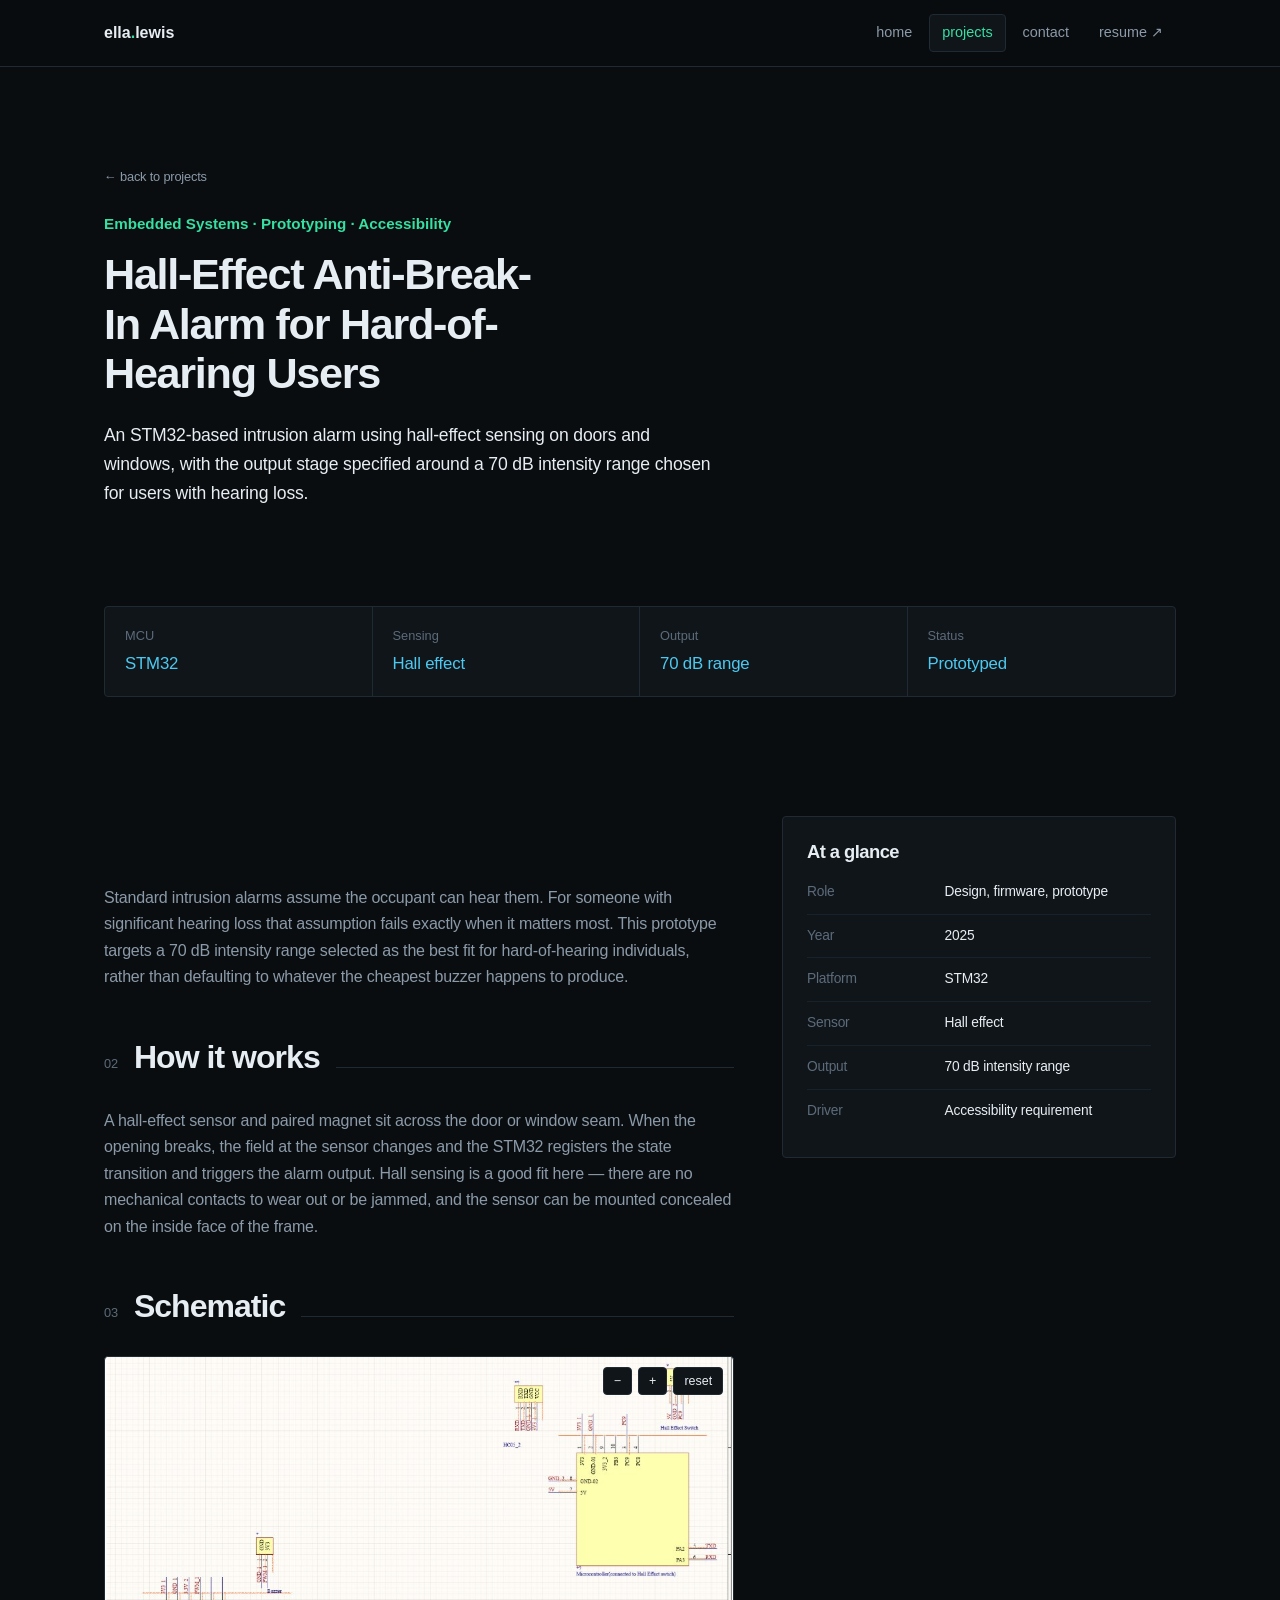
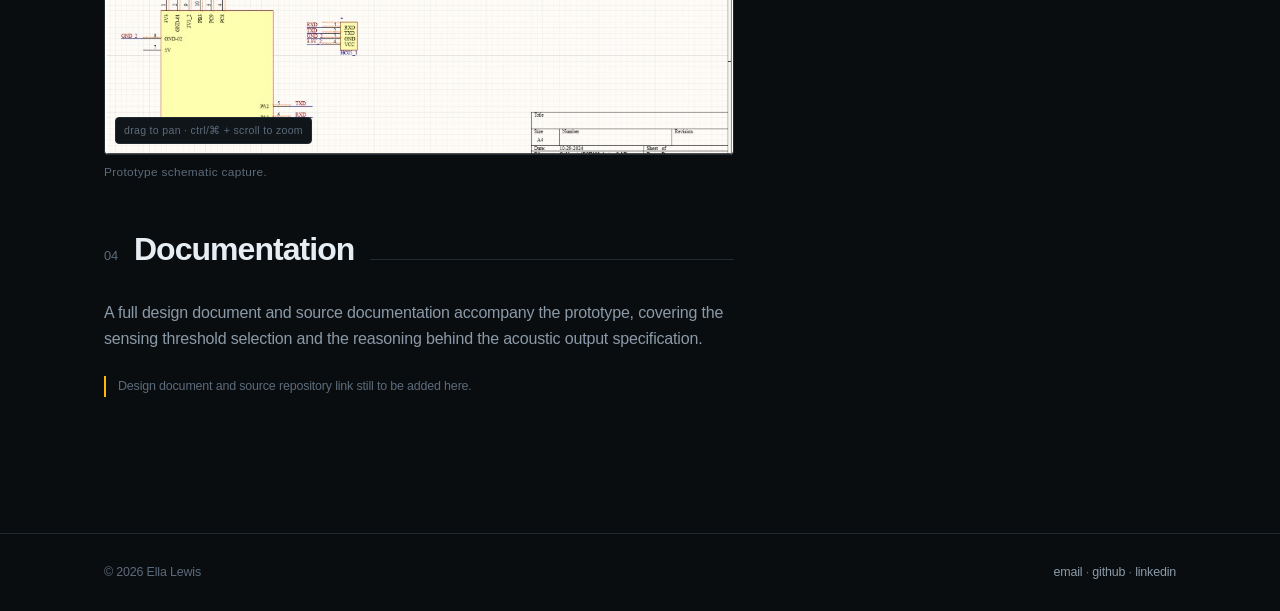
<file: project-stm32-alarm.html>
<!DOCTYPE html>
<html lang="en">
<head>
<meta charset="utf-8">
<meta name="viewport" content="width=device-width, initial-scale=1">
<title>Hall-Effect Anti-Break-In Alarm &mdash; Ella Lewis</title>
<link rel="stylesheet" href="style.css">
<noscript><style>
  /* JavaScript off: show everything immediately, no animation */
  .reveal{opacity:1!important;transform:none!important;filter:none!important}
  .spec-strip .spec{opacity:1!important;transform:none!important}
  .section-head .rule{transform:scaleX(1)!important}
  .timeline .tl-item::before{transform:scale(1)!important}
</style></noscript>
</head>
<body>

<header class="site-header">
  <nav class="nav">
    <a class="brand" href="index.html">ella<span class="dot">.</span>lewis</a>
    <div class="nav-links">
      <a href="index.html">home</a>
      <a href="projects.html" class="active">projects</a>
      <a href="contact.html">contact</a>
      <a href="resume.pdf" target="_blank" rel="noopener">resume &#8599;</a>
    </div>
  </nav>
</header>

<main class="wrap">

  <section class="hero" style="padding-bottom:24px">
    <a class="back" href="projects.html">&larr; back to projects</a>
    <span class="kicker">Embedded Systems &middot; Prototyping &middot; Accessibility</span>
    <h1 style="font-size:clamp(1.8rem,4vw,2.7rem)">Hall-Effect Anti-Break-In Alarm for Hard-of-Hearing Users</h1>
    <p class="lead">An STM32-based intrusion alarm using hall-effect sensing on doors and windows, with the output stage specified around a 70&nbsp;dB intensity range chosen for users with hearing loss.</p>
  </section>

  <section class="tight">
    <div class="spec-strip">
      <div class="spec"><div class="k">MCU</div><div class="v">STM32</div></div>
      <div class="spec"><div class="k">Sensing</div><div class="v">Hall effect</div></div>
      <div class="spec"><div class="k">Output</div><div class="v">70 dB range</div></div>
      <div class="spec"><div class="k">Status</div><div class="v">Prototyped</div></div>
    </div>
  </section>

  <section>
    <div class="cols">
      <div>
        <div class="section-head">
          <span class="idx">01</span><h2>The brief</h2><span class="rule"></span>
        </div>
        <p>Standard intrusion alarms assume the occupant can hear them. For someone with significant hearing loss that assumption fails exactly when it matters most. This prototype targets a 70&nbsp;dB intensity range selected as the best fit for hard-of-hearing individuals, rather than defaulting to whatever the cheapest buzzer happens to produce.</p>
        <div class="section-head" style="margin-top:48px">
          <span class="idx">02</span><h2>How it works</h2><span class="rule"></span>
        </div>
        <p>A hall-effect sensor and paired magnet sit across the door or window seam. When the opening breaks, the field at the sensor changes and the STM32 registers the state transition and triggers the alarm output. Hall sensing is a good fit here &mdash; there are no mechanical contacts to wear out or be jammed, and the sensor can be mounted concealed on the inside face of the frame.</p>
        <div class="section-head" style="margin-top:48px">
          <span class="idx">03</span><h2>Schematic</h2><span class="rule"></span>
        </div>
        <figure>
          <div class="zoomview">
            <div class="zoomctl"><button type="button" data-zoom="out" aria-label="Zoom out">&minus;</button><button type="button" data-zoom="in" aria-label="Zoom in">+</button><button type="button" data-zoom="reset" aria-label="Reset view">reset</button></div>
            <span class="zoomhint">drag to pan &middot; ctrl/&#8984; + scroll to zoom</span>
            <img src="images/stm32-sch.jpg" alt="Schematic of the STM32 hall-effect alarm system">
          </div>
          <figcaption>Prototype schematic capture.</figcaption>
        </figure>
        <div class="section-head" style="margin-top:48px">
          <span class="idx">04</span><h2>Documentation</h2><span class="rule"></span>
        </div>
        <p>A full design document and source documentation accompany the prototype, covering the sensing threshold selection and the reasoning behind the acoustic output specification.</p>
        <p class="note">Design document and source repository link still to be added here.</p>
      </div>
      <aside>
        <div class="panel" style="margin-bottom:20px">
          <h3 style="margin-top:0">At a glance</h3>
          <table class="spec-table">
            <tr><td>Role</td><td>Design, firmware, prototype</td></tr>
            <tr><td>Year</td><td>2025</td></tr>
            <tr><td>Platform</td><td>STM32</td></tr>
            <tr><td>Sensor</td><td>Hall effect</td></tr>
            <tr><td>Output</td><td>70 dB intensity range</td></tr>
            <tr><td>Driver</td><td>Accessibility requirement</td></tr>
          </table>

        </div>

      </aside>
    </div>
  </section>

</main>

<footer class="site-footer">
  <div class="footer-inner">
    <span>&copy; 2026 Ella Lewis</span>
    <span>
      <a href="mailto:elcslewis@gmail.com">email</a> &middot;
      <a href="https://github.com/ecslewis">github</a> &middot;
      <a href="https://www.linkedin.com/in/elcslewis/">linkedin</a>
    </span>
  </div>
</footer>

<script src="scroll.js" defer></script>
<script src="panzoom.js" defer></script>

</body>
</html>
</file>
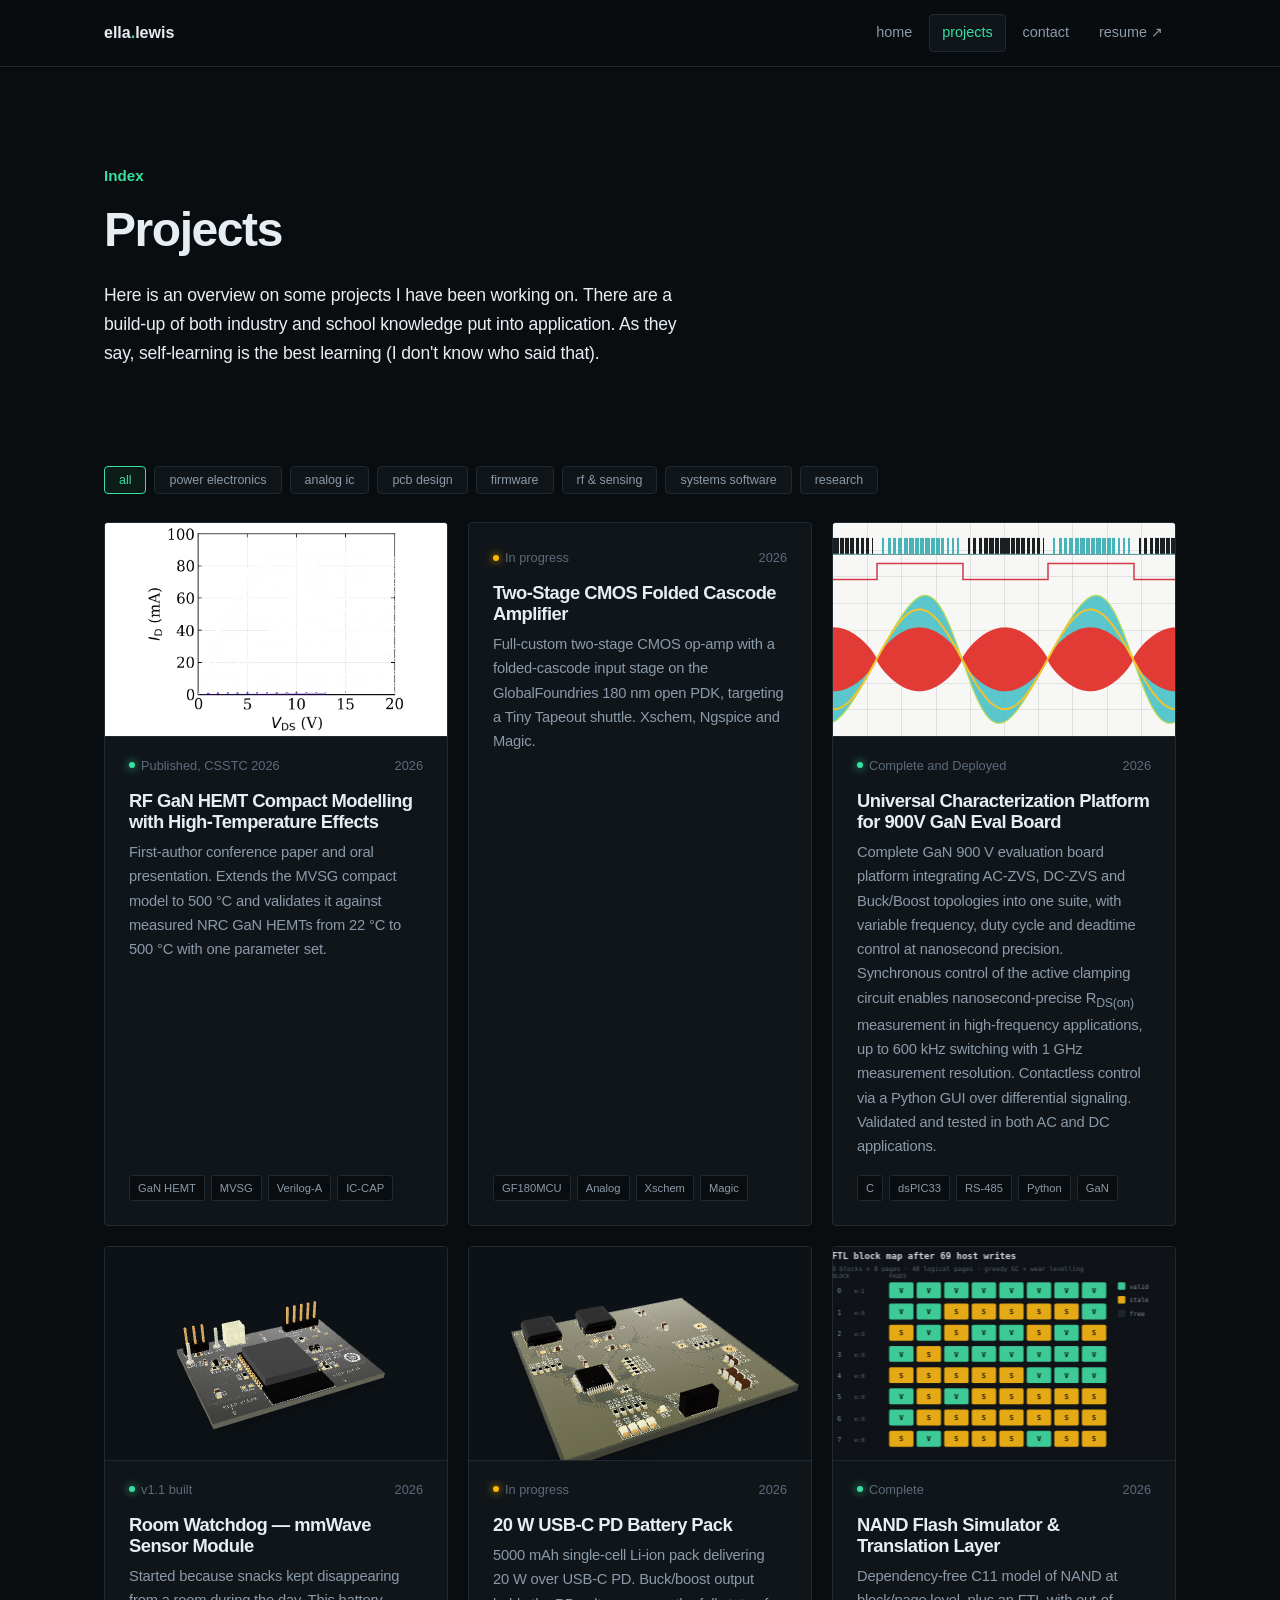
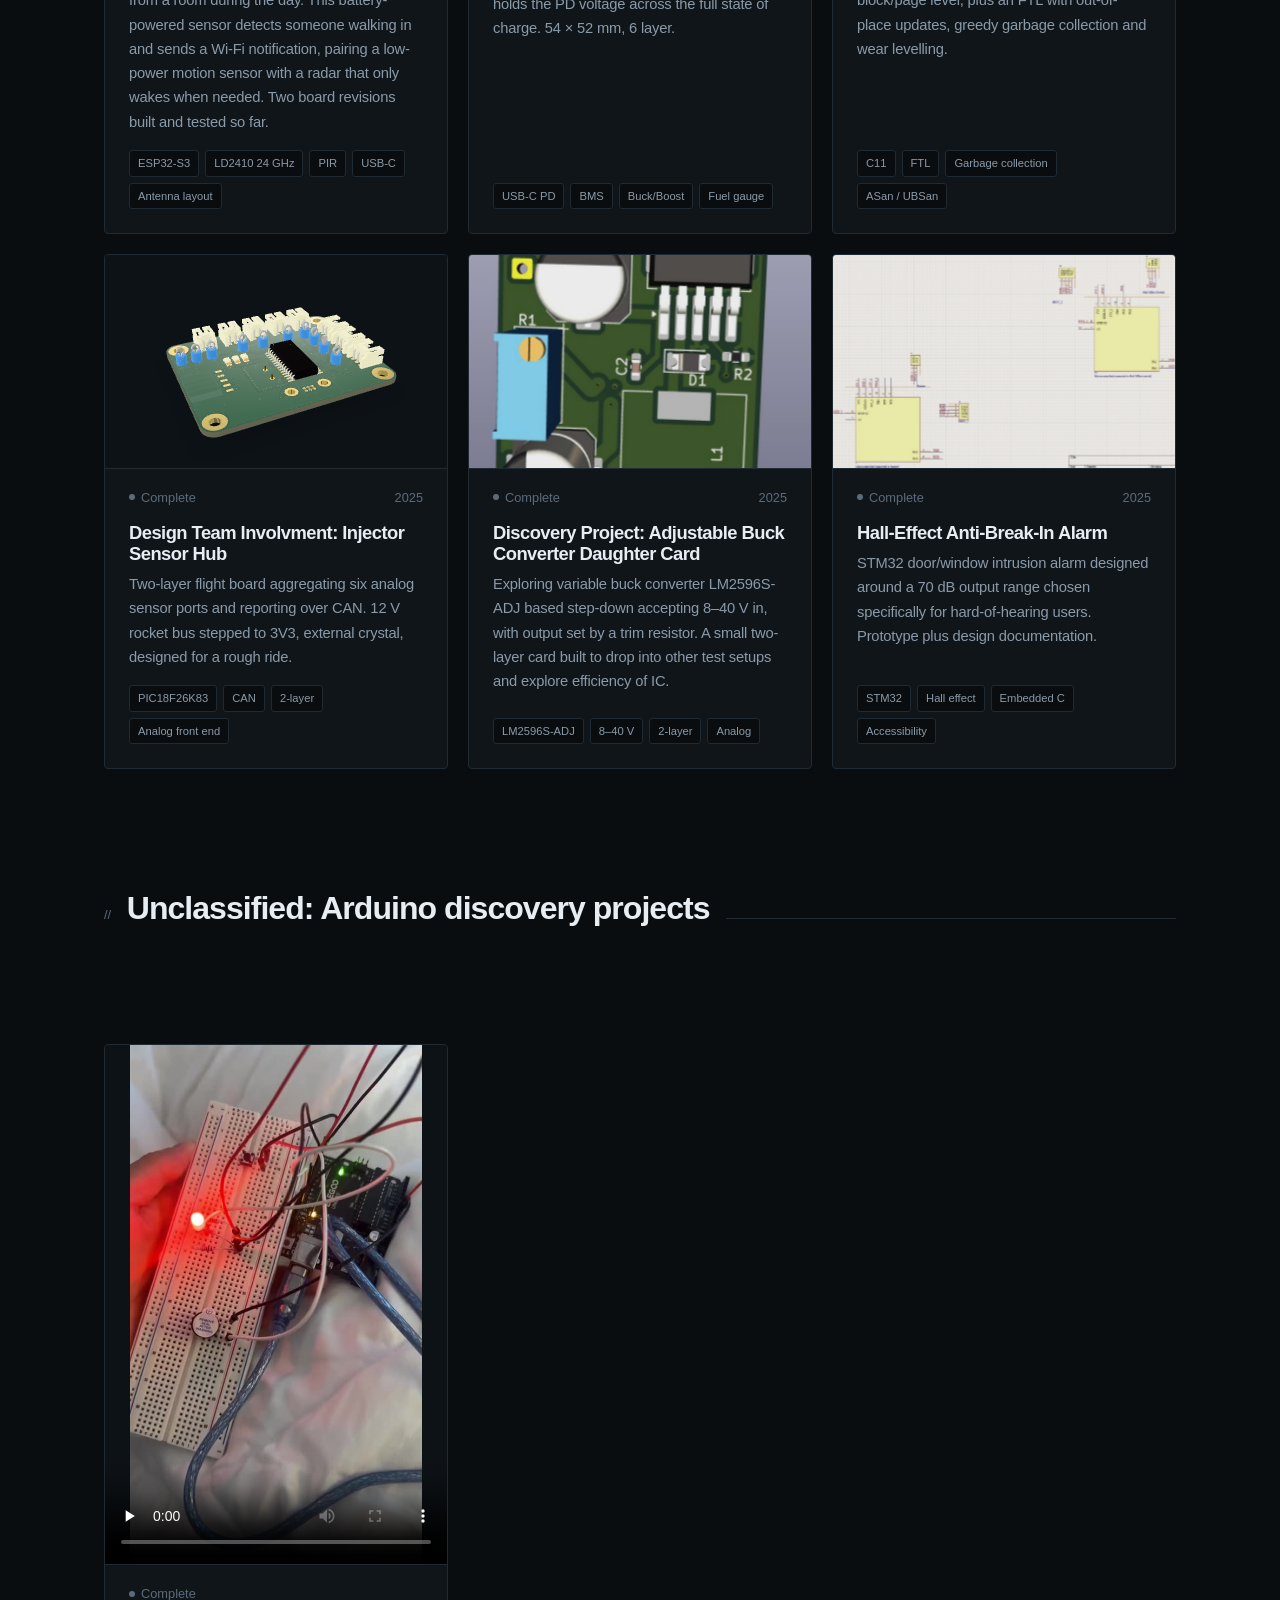
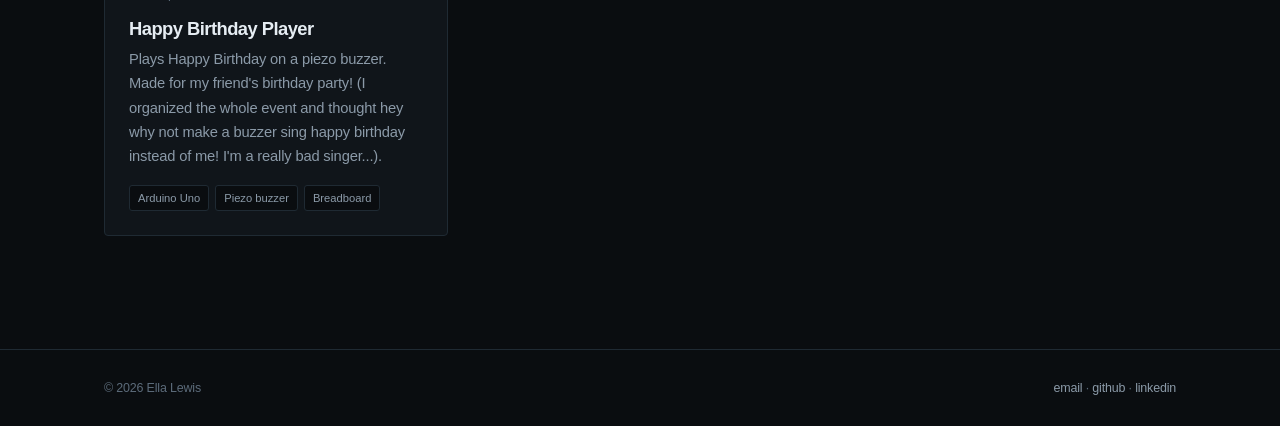
<file: projects.html>
<!DOCTYPE html>
<html lang="en">
<head>
<meta charset="utf-8">
<meta name="viewport" content="width=device-width, initial-scale=1">
<title>Projects — Ella Lewis</title>
<link rel="stylesheet" href="style.css">
<noscript><style>
  /* JavaScript off: show everything immediately, no animation */
  .reveal{opacity:1!important;transform:none!important;filter:none!important}
  .spec-strip .spec{opacity:1!important;transform:none!important}
  .section-head .rule{transform:scaleX(1)!important}
  .timeline .tl-item::before{transform:scale(1)!important}
</style></noscript>
</head>
<body>

<header class="site-header">
  <nav class="nav">
    <a class="brand" href="index.html">ella<span class="dot">.</span>lewis</a>
    <div class="nav-links">
      <a href="index.html">home</a>
      <a href="projects.html" class="active">projects</a>
      <a href="contact.html">contact</a>
      <a href="resume.pdf" target="_blank" rel="noopener">resume ↗</a>
    </div>
  </nav>
</header>

<main class="wrap">

  <section class="hero" style="padding-bottom:32px">
    <span class="kicker">Index</span>
    <h1 style="font-size:clamp(2rem,4.5vw,3rem)">Projects</h1>
    <p class="lead">
      Here is an overview on some projects I have been working on. There are a build-up of both industry and 
      school knowledge put into application. As they say, self-learning is the best learning (I don't know who said that).
    </p>
  </section>

  <section class="tight">

    <div class="filters">
      <button class="filter active" data-filter="all">all</button>
      <button class="filter" data-filter="power">power electronics</button>
      <button class="filter" data-filter="asic">analog ic</button>
      <button class="filter" data-filter="pcb">pcb design</button>
      <button class="filter" data-filter="firmware">firmware</button>
      <button class="filter" data-filter="rf">rf &amp; sensing</button>
      <button class="filter" data-filter="software">systems software</button>
      <button class="filter" data-filter="research">research</button>
    </div>

    <div class="grid" id="project-grid">

      <!-- ---------- CSSTC 2026 paper ---------- -->
      <article class="card" data-tags="research">
        <div class="card-media card-iv"><canvas class="iv-anim" aria-label="Animated GaN HEMT output characteristics, curves drawn one gate voltage at a time"></canvas></div>
        <div class="card-top"><span class="status">Published, CSSTC 2026</span><span>2026</span></div>
        <h3><a class="stretch" href="research.html">RF GaN HEMT Compact Modelling with High-Temperature Effects</a></h3>
        <p>
          First-author conference paper and oral presentation. Extends the MVSG compact model to 500&nbsp;°C
          and validates it against measured NRC GaN HEMTs from 22&nbsp;°C to 500&nbsp;°C with one parameter set.
        </p>
        <div class="card-foot">
          <div class="tags">
            <span class="tag">GaN HEMT</span><span class="tag">MVSG</span>
            <span class="tag">Verilog-A</span><span class="tag">IC-CAP</span>
          </div>
        </div>
      </article>

      <!-- ---------- Folded cascode amplifier ---------- -->
      <article class="card" data-tags="asic">
        <div class="card-top"><span class="status wip">In progress</span><span>2026</span></div>
        <h3><a class="stretch" href="project-cascode-amp.html">Two-Stage CMOS Folded Cascode Amplifier</a></h3>
        <p>
          Full-custom two-stage CMOS op-amp with a folded-cascode input stage on the
          GlobalFoundries 180&nbsp;nm open PDK, targeting a Tiny Tapeout shuttle.
          Xschem, Ngspice and Magic.
        </p>
        <div class="card-foot">
          <div class="tags">
            <span class="tag">GF180MCU</span><span class="tag">Analog</span>
            <span class="tag">Xschem</span><span class="tag">Magic</span>
          </div>
        </div>
      </article>

      <!-- ---------- GaN ZVS platform ---------- -->
      <article class="card" data-tags="power firmware pcb">
        <div class="card-media card-scope"><canvas class="zvs-anim" aria-label="Animated AC ZVS waveform: PWM, V_DS and I_D"></canvas></div>
        <div class="card-top"><span class="status">Complete and Deployed</span><span>2026</span></div>
        <h3><a class="stretch" href="project-gan-platform.html">Universal Characterization Platform for 900V GaN Eval Board</a></h3>
        <p>
          Complete GaN 900&nbsp;V evaluation board platform integrating AC-ZVS, DC-ZVS and Buck/Boost
          topologies into one suite, with variable frequency, duty cycle and deadtime control at nanosecond
          precision. Synchronous control of the active clamping circuit enables nanosecond-precise
          R<sub>DS(on)</sub> measurement in high-frequency applications, up to 600&nbsp;kHz switching with
          1&nbsp;GHz measurement resolution. Contactless control via a Python GUI over differential signaling.
          Validated and tested in both AC and DC applications.
        </p>
        <div class="card-foot">
          <div class="tags">
            <span class="tag">C</span><span class="tag">dsPIC33</span><span class="tag">RS-485</span>
            <span class="tag">Python</span><span class="tag">GaN</span>
          </div>
        </div>
      </article>

      <!-- ---------- mmWave sensor ---------- -->
      <article class="card" data-tags="pcb rf firmware">
        <div class="card-media"><img src="images/mmwave-3d-iso.png" data-glb="images/mmwave-pcb.glb" data-orbit="-25deg 58deg 95%" alt="3D render of the mmWave sensor module PCB"></div>
        <div class="card-top"><span class="status">v1.1 built</span><span>2026</span></div>
        <h3><a class="stretch" href="project-mmwave.html">Room Watchdog — mmWave Sensor Module</a></h3>
        <p>
          Started because snacks kept disappearing from a room during the day. This battery-powered
          sensor detects someone walking in and sends a Wi-Fi notification, pairing a low-power motion
          sensor with a radar that only wakes when needed. Two board revisions built and tested so far.
        </p>
        <div class="card-foot">
          <div class="tags">
            <span class="tag">ESP32-S3</span><span class="tag">LD2410 24 GHz</span>
            <span class="tag">PIR</span><span class="tag">USB-C</span><span class="tag">Antenna layout</span>
          </div>
        </div>
      </article>

      <!-- ---------- Battery pack ---------- -->
      <article class="card" data-tags="power pcb">
        <div class="card-media"><img src="images/battery-3d-iso.png" data-glb="images/battery-pcb.glb" alt="3D render of the battery pack PCB"></div>
        <div class="card-top"><span class="status wip">In progress</span><span>2026</span></div>
        <h3><a class="stretch" href="project-battery.html">20 W USB-C PD Battery Pack</a></h3>
        <p>
          5000&nbsp;mAh single-cell Li-ion pack delivering 20&nbsp;W over USB-C PD.
          Buck/boost output holds the PD voltage across the full state of charge.
          54 &times; 52 mm, 6 layer.
        </p>
        <div class="card-foot">
          <div class="tags">
            <span class="tag">USB-C PD</span><span class="tag">BMS</span>
            <span class="tag">Buck/Boost</span><span class="tag">Fuel gauge</span>
          </div>
        </div>
      </article>

      <!-- ---------- NAND flash simulator ---------- -->
      <article class="card" data-tags="software firmware">
        <div class="card-media"><img src="images/nand-blockmap.svg" alt="NAND FTL block map showing valid, stale and free pages"></div>
        <div class="card-top"><span class="status">Complete</span><span>2026</span></div>
        <h3><a class="stretch" href="project-nand.html">NAND Flash Simulator &amp; Translation Layer</a></h3>
        <p>
          Dependency-free C11 model of NAND at block/page level, plus an FTL with
          out-of-place updates, greedy garbage collection and wear levelling.
        </p>
        <div class="card-foot">
          <div class="tags">
            <span class="tag">C11</span><span class="tag">FTL</span>
            <span class="tag">Garbage collection</span><span class="tag">ASan / UBSan</span>
          </div>
        </div>
      </article>

      <!-- ---------- Injector sensor hub ---------- -->
      <article class="card" data-tags="pcb firmware">
        <div class="card-media"><img src="images/injector-3d-iso.png" data-glb="images/injector-pcb.glb" data-orbit="-25deg 58deg 88%" alt="3D render of the injector sensor hub PCB"></div>
        <div class="card-top"><span class="status archived">Complete</span><span>2025</span></div>
        <h3><a class="stretch" href="project-injector-hub.html">Design Team Involvment: Injector Sensor Hub</a></h3>
        <p>
          Two-layer flight board aggregating six analog sensor ports and reporting over CAN.
          12&nbsp;V rocket bus stepped to 3V3, external crystal, designed for a rough ride.
        </p>
        <div class="card-foot">
          <div class="tags">
            <span class="tag">PIC18F26K83</span><span class="tag">CAN</span>
            <span class="tag">2-layer</span><span class="tag">Analog front end</span>
          </div>
        </div>
      </article>

      <!-- ---------- Buck converter ---------- -->
      <article class="card" data-tags="power pcb">
        <div class="card-media"><img src="images/buck-3d.jpg" alt="Adjustable buck converter daughter card 3D render"></div>
        <div class="card-top"><span class="status archived">Complete</span><span>2025</span></div>
        <h3><a class="stretch" href="project-buck.html">Discovery Project: Adjustable Buck Converter Daughter Card</a></h3>
        <p>
          Exploring variable buck converter LM2596S-ADJ based step-down accepting 8–40&nbsp;V in, with output set by a trim
          resistor. A small two-layer card built to drop into other test setups and explore efficiency of IC.
        </p>
        <div class="card-foot">
          <div class="tags">
            <span class="tag">LM2596S-ADJ</span><span class="tag">8–40 V</span>
            <span class="tag">2-layer</span><span class="tag">Analog</span>
          </div>
        </div>
      </article>

      <!-- ---------- STM32 alarm ---------- -->
      <article class="card" data-tags="firmware pcb">
        <div class="card-media"><img src="images/stm32-sch.jpg" alt="STM32 hall-effect alarm schematic"></div>
        <div class="card-top"><span class="status archived">Complete</span><span>2025</span></div>
        <h3><a class="stretch" href="project-stm32-alarm.html">Hall-Effect Anti-Break-In Alarm</a></h3>
        <p>
          STM32 door/window intrusion alarm designed around a 70&nbsp;dB output range
          chosen specifically for hard-of-hearing users. Prototype plus design documentation.
        </p>
        <div class="card-foot">
          <div class="tags">
            <span class="tag">STM32</span><span class="tag">Hall effect</span>
            <span class="tag">Embedded C</span><span class="tag">Accessibility</span>
          </div>
        </div>
      </article>

    </div>
  </section>

  <!-- ============================= ARDUINO ============================= -->
  <section>
    <div class="section-head">
      <span class="idx">//</span><h2>Unclassified: Arduino discovery projects</h2><span class="rule"></span>
    </div>
    <p class="lead" style="margin-bottom:28px">Me and my Arduino doing random projects for fun... from when I first started exploring electrical engineering. Fun old times. Now projects are all tough :c</p>

    <div class="grid">
      <article class="card">
        <div class="card-media card-video">
          <video src="images/arduino-birthday.mp4" poster="images/arduino-birthday.jpg" controls playsinline preload="none"></video>
        </div>
        <div class="card-top"><span class="status archived">Complete</span></div>
        <h3>Happy Birthday Player</h3>
        <p>Plays Happy Birthday on a piezo buzzer. Made for my friend's birthday party! (I organized the whole event and thought hey why not make a buzzer sing happy birthday instead of me! I'm a really bad singer...).</p>
        <div class="card-foot">
          <div class="tags">
            <span class="tag">Arduino Uno</span><span class="tag">Piezo buzzer</span><span class="tag">Breadboard</span>
          </div>
        </div>
      </article>
    </div>
  </section>

</main>

<footer class="site-footer">
  <div class="footer-inner">
    <span>© 2026 Ella Lewis</span>
    <span>
      <a href="mailto:elcslewis@gmail.com">email</a> ·
      <a href="https://github.com/ecslewis">github</a> ·
      <a href="https://www.linkedin.com/in/elcslewis/">linkedin</a>
    </span>
  </div>
</footer>

<script>
  const buttons = document.querySelectorAll('.filter');
  const cards = document.querySelectorAll('#project-grid .card');

  buttons.forEach(btn => {
    btn.addEventListener('click', () => {
      buttons.forEach(b => b.classList.remove('active'));
      btn.classList.add('active');
      const f = btn.dataset.filter;
      cards.forEach(card => {
        const tags = (card.dataset.tags || '').split(/\s+/);
        card.classList.toggle('hidden', f !== 'all' && !tags.includes(f));
      });
    });
  });
</script>

<script src="scroll.js" defer></script>
<script src="spin3d.js" defer></script>
<script src="zvs-anim.js" defer></script>
<script src="iv-anim.js" defer></script>

</body>
</html>
</file>
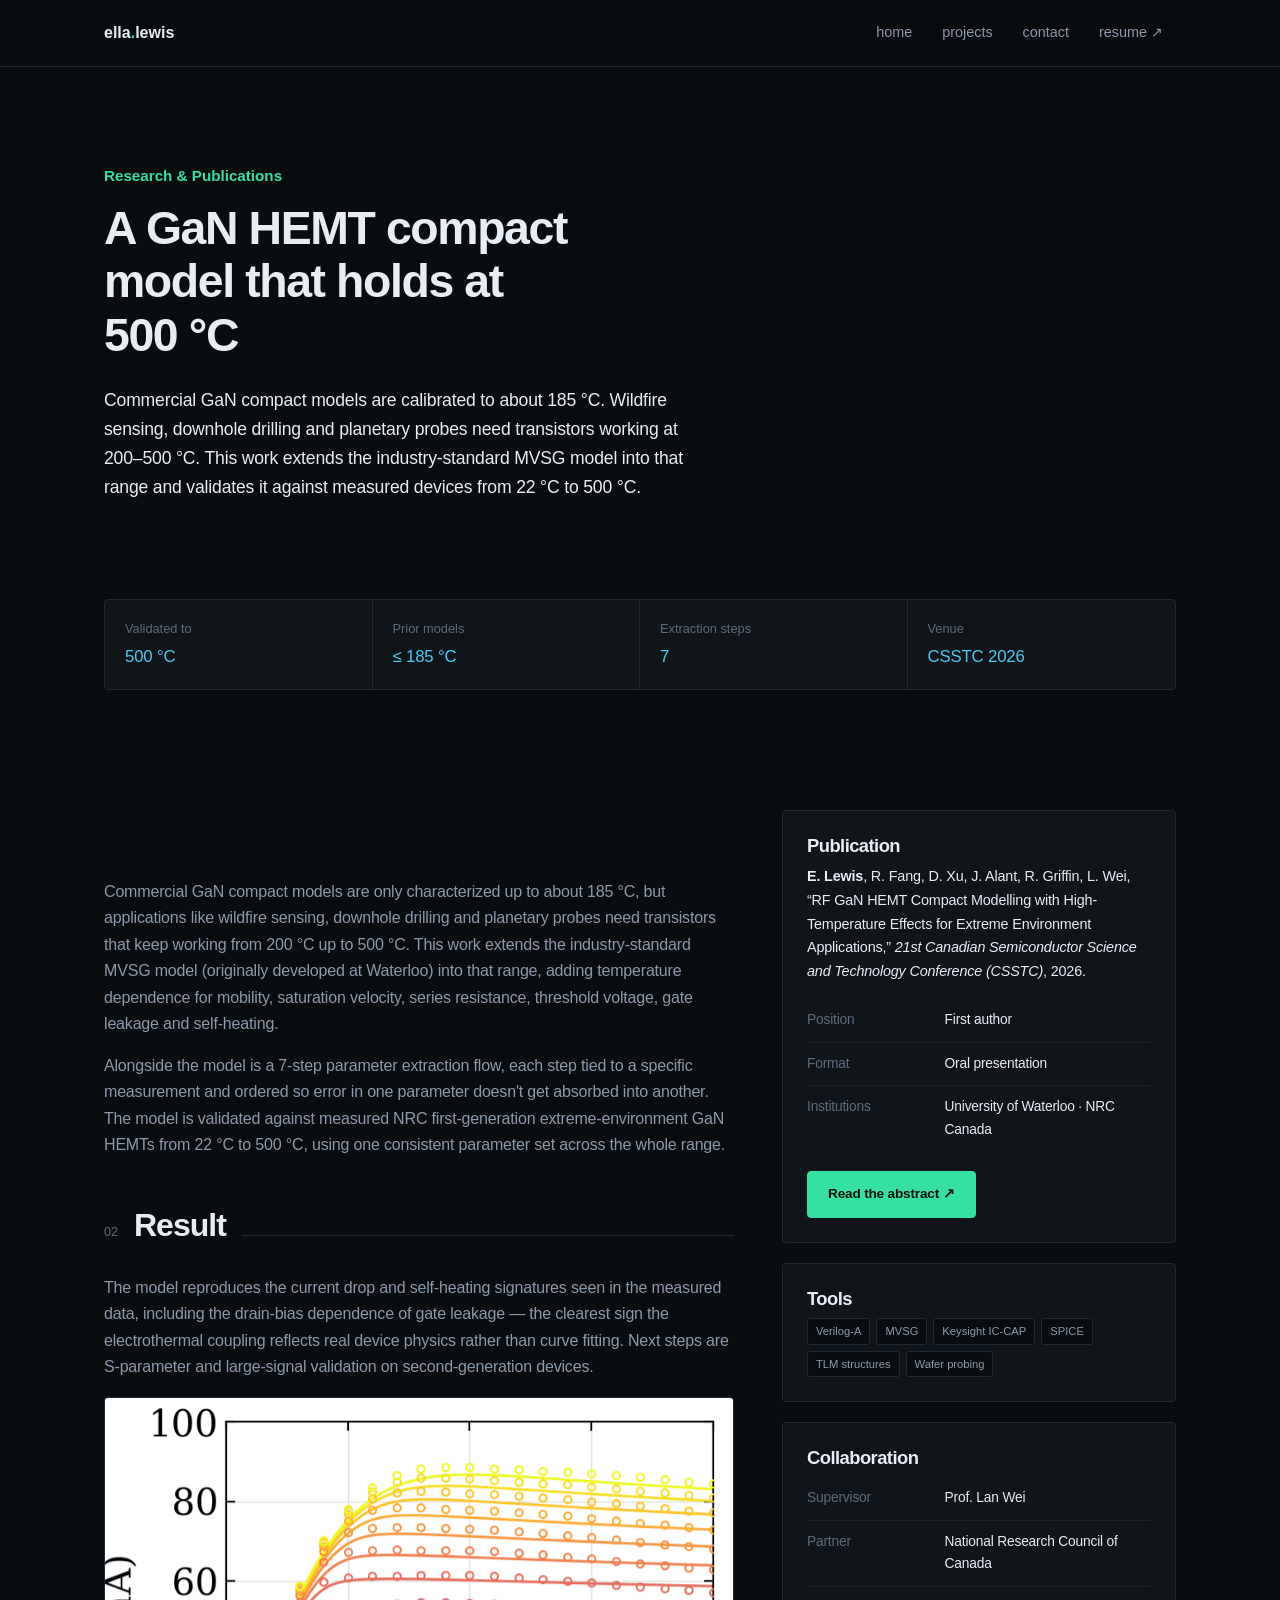
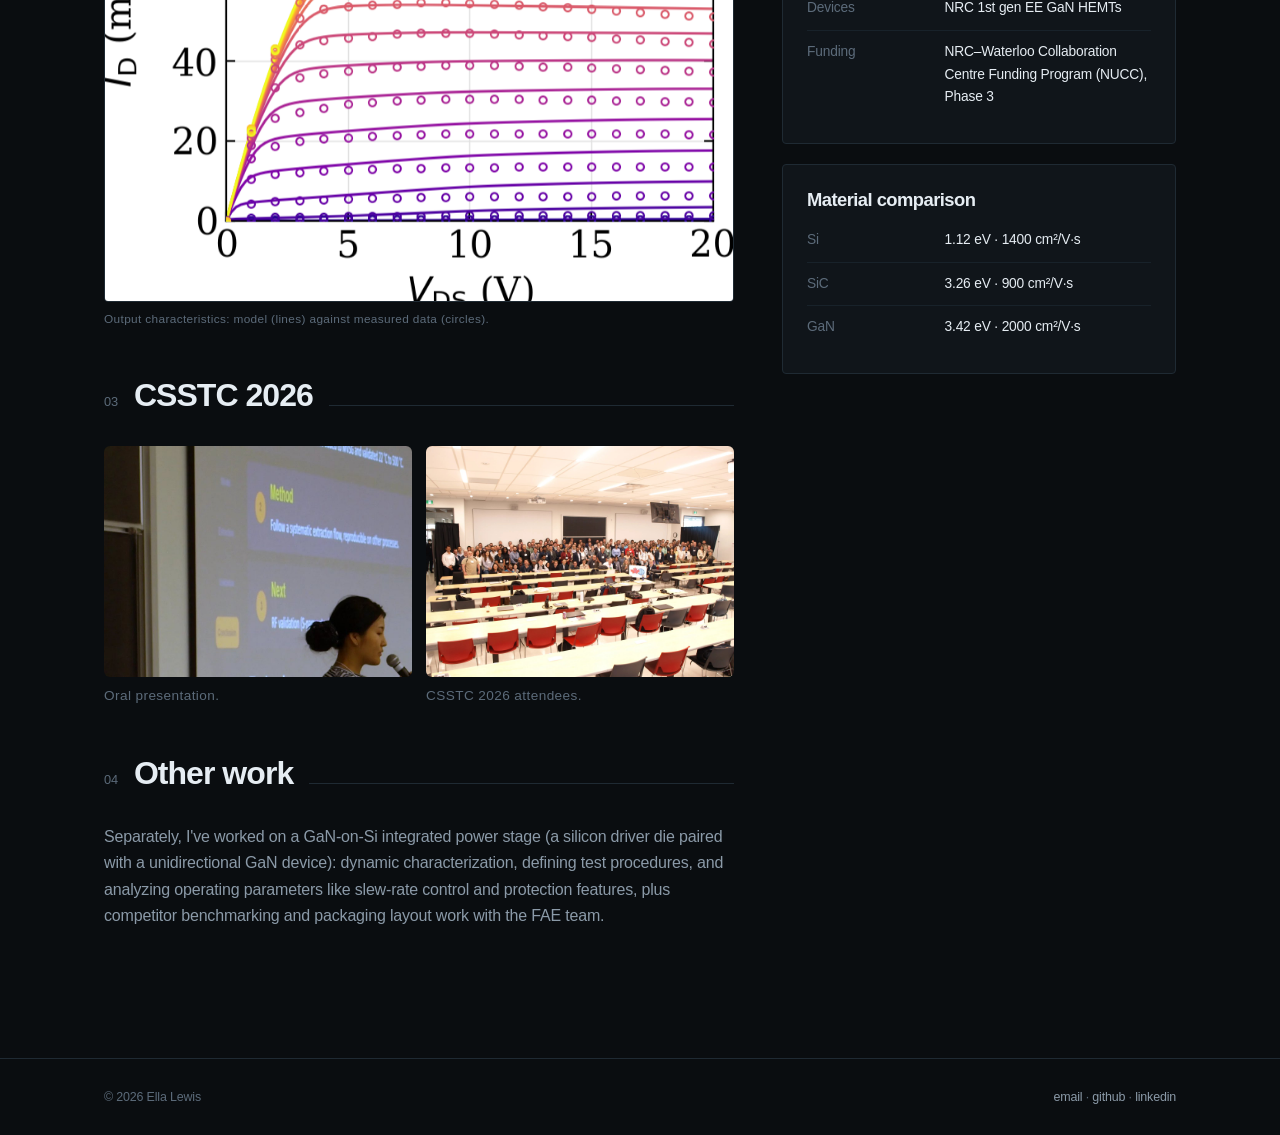
<file: research.html>
<!DOCTYPE html>
<html lang="en">
<head>
<meta charset="utf-8">
<meta name="viewport" content="width=device-width, initial-scale=1">
<title>Research — Ella Lewis</title>
<meta name="description" content="RF GaN HEMT compact modelling with high-temperature effects, validated to 500 °C — CSSTC 2026.">
<link rel="stylesheet" href="style.css">
<noscript><style>
  /* JavaScript off: show everything immediately, no animation */
  .reveal{opacity:1!important;transform:none!important;filter:none!important}
  .spec-strip .spec{opacity:1!important;transform:none!important}
  .section-head .rule{transform:scaleX(1)!important}
  .timeline .tl-item::before{transform:scale(1)!important}
</style></noscript>
</head>
<body>

<header class="site-header">
  <nav class="nav">
    <a class="brand" href="index.html">ella<span class="dot">.</span>lewis</a>
    <div class="nav-links">
      <a href="index.html">home</a>
      <a href="projects.html">projects</a>
      <a href="contact.html">contact</a>
      <a href="resume.pdf" target="_blank" rel="noopener">resume ↗</a>
    </div>
  </nav>
</header>

<main class="wrap">

  <section class="hero" style="padding-bottom:24px">
    <span class="kicker">Research &amp; Publications</span>
    <h1 style="font-size:clamp(1.9rem,4.2vw,2.9rem)">A GaN HEMT compact model that holds at 500&nbsp;°C</h1>
    <p class="lead">
      Commercial GaN compact models are calibrated to about 185&nbsp;°C. Wildfire sensing,
      downhole drilling and planetary probes need transistors working at 200–500&nbsp;°C.
      This work extends the industry-standard MVSG model into that range and validates it
      against measured devices from 22&nbsp;°C to 500&nbsp;°C.
    </p>
  </section>

  <section class="tight">
    <div class="spec-strip">
      <div class="spec"><div class="k">Validated to</div><div class="v">500 °C</div></div>
      <div class="spec"><div class="k">Prior models</div><div class="v">≤ 185 °C</div></div>
      <div class="spec"><div class="k">Extraction steps</div><div class="v">7</div></div>
      <div class="spec"><div class="k">Venue</div><div class="v">CSSTC 2026</div></div>
    </div>
  </section>

  <section>
    <div class="cols">
      <div>

        <div class="section-head">
          <span class="idx">01</span><h2>Overview</h2><span class="rule"></span>
        </div>
        <p>
          Commercial GaN compact models are only characterized up to about 185&nbsp;&deg;C, but
          applications like wildfire sensing, downhole drilling and planetary probes need transistors
          that keep working from 200&nbsp;&deg;C up to 500&nbsp;&deg;C. This work extends the
          industry-standard MVSG model (originally developed at Waterloo) into that range, adding
          temperature dependence for mobility, saturation velocity, series resistance, threshold
          voltage, gate leakage and self-heating.
        </p>
        <p>
          Alongside the model is a 7-step parameter extraction flow, each step tied to a specific
          measurement and ordered so error in one parameter doesn't get absorbed into another. The
          model is validated against measured NRC first-generation extreme-environment GaN HEMTs from
          22&nbsp;&deg;C to 500&nbsp;&deg;C, using one consistent parameter set across the whole range.
        </p>

        <div class="section-head" style="margin-top:48px">
          <span class="idx">02</span><h2>Result</h2><span class="rule"></span>
        </div>
        <p>
          The model reproduces the current drop and self-heating signatures seen in the measured data,
          including the drain-bias dependence of gate leakage &mdash; the clearest sign the
          electrothermal coupling reflects real device physics rather than curve fitting. Next steps
          are S-parameter and large-signal validation on second-generation devices.
        </p>

        <figure>
          <span class="shot"><img src="images/research-iv.png" alt="Measured and modeled GaN HEMT output characteristics, drain current against drain voltage for a sweep of gate voltages"></span>
          <figcaption>Output characteristics: model (lines) against measured data (circles).</figcaption>
        </figure>

        <div class="section-head" style="margin-top:48px">
          <span class="idx">03</span><h2>CSSTC 2026</h2><span class="rule"></span>
        </div>
        <div class="gallery">
          <figure><img src="images/csstc-talk.jpg" data-full="images/csstc-talk-full.jpg" alt="Ella presenting the compact model at CSSTC 2026"><figcaption>Oral presentation.</figcaption></figure>
          <figure><img src="images/csstc-group.jpg" alt="CSSTC 2026 conference group photo"><figcaption>CSSTC 2026 attendees.</figcaption></figure>
        </div>

        <div class="section-head" style="margin-top:48px">
          <span class="idx">04</span><h2>Other work</h2><span class="rule"></span>
        </div>
        <p>
          Separately, I've worked on a GaN-on-Si integrated power stage (a silicon driver die paired
          with a unidirectional GaN device): dynamic characterization, defining test procedures, and
          analyzing operating parameters like slew-rate control and protection features, plus
          competitor benchmarking and packaging layout work with the FAE team.
        </p>

      </div>

      <aside>
        <div class="panel" style="margin-bottom:20px">
          <h3 style="margin-top:0">Publication</h3>
          <p style="font-size:0.9rem; color:var(--fg);">
            <strong>E. Lewis</strong>, R. Fang, D. Xu, J. Alant, R. Griffin, L. Wei,
            “RF GaN HEMT Compact Modelling with High-Temperature Effects for Extreme
            Environment Applications,” <em>21st Canadian Semiconductor Science and
            Technology Conference (CSSTC)</em>, 2026.
          </p>
          <table class="spec-table">
            <tr><td>Position</td><td>First author</td></tr>
            <tr><td>Format</td><td>Oral presentation</td></tr>
            <tr><td>Institutions</td><td>University of Waterloo · NRC Canada</td></tr>
          </table>
          <div class="btn-row" style="margin-top:20px">
            <a class="btn primary" href="csstc-2026-abstract.pdf">Read the abstract ↗</a>
          </div>
        </div>

        <div class="panel" style="margin-bottom:20px">
          <h3 style="margin-top:0">Tools</h3>
          <div class="tags">
            <span class="tag">Verilog-A</span><span class="tag">MVSG</span>
            <span class="tag">Keysight IC-CAP</span><span class="tag">SPICE</span>
            <span class="tag">TLM structures</span><span class="tag">Wafer probing</span>
          </div>
        </div>

        <div class="panel" style="margin-bottom:20px">
          <h3 style="margin-top:0">Collaboration</h3>
          <table class="spec-table">
            <tr><td>Supervisor</td><td>Prof. Lan Wei</td></tr>
            <tr><td>Partner</td><td>National Research Council of Canada</td></tr>
            <tr><td>Devices</td><td>NRC 1st gen EE GaN HEMTs</td></tr>
            <tr><td>Funding</td><td>NRC–Waterloo Collaboration Centre Funding Program (NUCC), Phase 3</td></tr>
          </table>
        </div>

        <div class="panel">
          <h3 style="margin-top:0">Material comparison</h3>
          <table class="spec-table">
            <tr><td>Si</td><td>1.12 eV · 1400 cm²/V·s</td></tr>
            <tr><td>SiC</td><td>3.26 eV · 900 cm²/V·s</td></tr>
            <tr><td>GaN</td><td>3.42 eV · 2000 cm²/V·s</td></tr>
          </table>
        </div>
      </aside>
    </div>
  </section>

</main>

<footer class="site-footer">
  <div class="footer-inner">
    <span>© 2026 Ella Lewis</span>
    <span>
      <a href="mailto:elcslewis@gmail.com">email</a> ·
      <a href="https://github.com/ecslewis">github</a> ·
      <a href="https://www.linkedin.com/in/elcslewis/">linkedin</a>
    </span>
  </div>
</footer>

<script src="scroll.js" defer></script>
<script src="gallery.js" defer></script>

</body>
</html>
</file>
<file: style.css>
/* ==========================================================================
   Portfolio — shared stylesheet
   Edit the variables below to re-theme the whole site at once.
   ========================================================================== */

:root {
  --bg:        #0a0d10;
  --bg-panel:  #10151a;
  --bg-raised: #161d24;
  --line:      #1f2a33;
  --line-soft: #18222a;

  --fg:        #e6edf3;
  --fg-muted:  #8b9aa8;
  --fg-dim:    #5c6b7a;

  --accent:      #35e0a1;   /* signal green  */
  --accent-alt:  #4cc9f0;   /* probe cyan    */
  --accent-warn: #ffb703;   /* trace amber   */

  --mono: ui-monospace, "SF Mono", "JetBrains Mono", "Fira Code", Menlo, monospace;
  --sans: -apple-system, BlinkMacSystemFont, "SF Pro Display", "SF Pro Text", "Helvetica Neue", "Inter", "Segoe UI", Helvetica, Arial, sans-serif;

  --maxw: 1120px;
  --radius: 4px;

  /* --- scroll animation: dial the whole site's motion from here --- */
  --reveal-travel:   44px;                              /* how far things rise */
  --reveal-duration: 900ms;                             /* how long they take  */
  --reveal-ease:     cubic-bezier(0.16, 0.84, 0.28, 1); /* Apple-ish easing    */
}

*, *::before, *::after { box-sizing: border-box; }

html { scroll-behavior: smooth; }

body {
  margin: 0;
  background: var(--bg);
  color: var(--fg);
  font-family: var(--sans);
  font-size: 16px;
  line-height: 1.65;
  -webkit-font-smoothing: antialiased;
}

/* subtle vignette so the grid fades at the edges */
body::before {
  display: none;
  content: "";
  position: fixed;
  inset: 0;
  pointer-events: none;
  background: radial-gradient(ellipse at 50% 0%, transparent 0%, var(--bg) 78%);
  z-index: 0;
}

.wrap { position: relative; z-index: 1; max-width: var(--maxw); margin: 0 auto; padding: 0 24px; }

a { color: var(--accent); text-decoration: none; }
a:hover { text-decoration: underline; }

/* ---------- type ---------- */

h1, h2, h3, h4 { line-height: 1.15; letter-spacing: -0.02em; margin: 0 0 0.5em; }
h1 { font-size: clamp(2.2rem, 5.5vw, 3.6rem); font-weight: 700; }
h2 { font-size: clamp(1.5rem, 3vw, 2rem); font-weight: 650; }
h3 { font-size: 1.15rem; font-weight: 600; }

p { margin: 0 0 1em; color: var(--fg-muted); }
p.lead { font-size: 1.1rem; color: var(--fg); max-width: 62ch; }

code, .mono { font-family: var(--mono); }

.kicker {
  font-family: var(--sans);
  font-size: 0.75rem;
  letter-spacing: 0.18em;
  text-transform: uppercase;
  color: var(--accent);
  display: block;
  margin-bottom: 0.9rem;
}
.kicker::before { content: "// "; color: var(--fg-dim); }

.section-head {
  display: flex;
  align-items: baseline;
  gap: 16px;
  margin: 0 0 32px;
}
.section-head h2 { margin: 0; white-space: nowrap; }
.section-head .rule { flex: 1; height: 1px; background: var(--line); }
.section-head .idx { font-family: var(--sans); font-size: 0.8rem; color: var(--fg-dim); }

/* ---------- header / nav ---------- */

.site-header {
  position: sticky;
  top: 0;
  z-index: 50;
  background: rgba(10, 13, 16, 0.82);
  backdrop-filter: blur(10px);
  border-bottom: 1px solid var(--line);
}
.nav {
  max-width: var(--maxw);
  margin: 0 auto;
  padding: 14px 24px;
  display: flex;
  align-items: center;
  justify-content: space-between;
  gap: 24px;
}
.brand {
  font-family: var(--sans);
  font-weight: 600;
  font-size: 0.95rem;
  color: var(--fg);
  letter-spacing: -0.01em;
}
.brand:hover { text-decoration: none; color: var(--accent); }
.brand .dot { color: var(--accent); }

.nav-links { display: flex; gap: 4px; align-items: center; flex-wrap: wrap; }
.nav-links a {
  font-family: var(--sans);
  font-size: 0.82rem;
  color: var(--fg-muted);
  padding: 6px 12px;
  border-radius: var(--radius);
  border: 1px solid transparent;
}
.nav-links a:hover { color: var(--fg); background: var(--bg-raised); text-decoration: none; }
.nav-links a.active { color: var(--accent); border-color: var(--line); background: var(--bg-panel); }

/* ---------- hero ---------- */

.hero { padding: 96px 0 72px; }
.hero h1 { max-width: 18ch; }
.hero h1 .hl {
  background: linear-gradient(180deg, transparent 62%, rgba(53, 224, 161, 0.22) 62%);
}
.hero p.lead { margin-top: 20px; }

.cursor {
  display: inline-block;
  width: 0.55ch;
  background: var(--accent);
  color: transparent;
  animation: blink 1.1s steps(1) infinite;
}
@keyframes blink { 50% { opacity: 0; } }

.btn-row { display: flex; gap: 12px; flex-wrap: wrap; margin-top: 32px; }
.btn {
  font-family: var(--sans);
  font-size: 0.85rem;
  padding: 11px 20px;
  border-radius: var(--radius);
  border: 1px solid var(--line);
  color: var(--fg);
  background: var(--bg-panel);
  transition: border-color 0.15s, color 0.15s, transform 0.15s;
}
.btn:hover { border-color: var(--accent); color: var(--accent); text-decoration: none; transform: translateY(-1px); }
.btn.primary { background: var(--accent); color: #06120d; border-color: var(--accent); font-weight: 600; }
.btn.primary:hover { color: #06120d; filter: brightness(1.08); }

/* ---------- spec strip ---------- */

.spec-strip {
  display: grid;
  grid-template-columns: repeat(auto-fit, minmax(160px, 1fr));
  border: 1px solid var(--line);
  border-radius: var(--radius);
  background: var(--bg-panel);
  overflow: hidden;
  margin: 8px 0 0;
}
.spec {
  padding: 18px 20px;
  border-right: 1px solid var(--line);
}
.spec:last-child { border-right: none; }
.spec .k { font-family: var(--sans); font-size: 0.68rem; letter-spacing: 0.14em; text-transform: uppercase; color: var(--fg-dim); }
.spec .v { font-family: var(--sans); font-size: 1.05rem; color: var(--accent-alt); margin-top: 4px; }

/* ---------- sections ---------- */

section { padding: 72px 0; }
section.tight { padding: 48px 0; }

/* ---------- project cards ---------- */

.grid {
  display: grid;
  grid-template-columns: repeat(auto-fill, minmax(320px, 1fr));
  gap: 20px;
}

.card {
  position: relative;
  display: flex;
  flex-direction: column;
  background: var(--bg-panel);
  border: 1px solid var(--line);
  border-radius: var(--radius);
  padding: 24px;
  transition: border-color 0.18s, transform 0.18s, background 0.18s;
  overflow: hidden;
}
.card::after {
  content: "";
  position: absolute;
  top: 0; left: 0;
  width: 100%;
  height: 2px;
  background: linear-gradient(90deg, var(--accent), var(--accent-alt));
  transform: scaleX(0);
  transform-origin: left;
  transition: transform 0.25s ease;
}
.card:hover { border-color: #2c3a46; transform: translateY(-2px); background: var(--bg-raised); }
.card:hover::after { transform: scaleX(1); }
.card a.stretch::after { content: ""; position: absolute; inset: 0; }

.card .card-top {
  display: flex;
  justify-content: space-between;
  align-items: center;
  font-family: var(--sans);
  font-size: 0.7rem;
  letter-spacing: 0.12em;
  text-transform: uppercase;
  color: var(--fg-dim);
  margin-bottom: 14px;
}
.card h3 { margin: 0 0 8px; }
.card h3 a { color: var(--fg); }
.card h3 a:hover { color: var(--accent); text-decoration: none; }
.card p { font-size: 0.92rem; margin-bottom: 16px; }
.card .card-foot { margin-top: auto; }

.status {
  display: inline-flex;
  align-items: center;
  gap: 6px;
}
.status::before {
  content: "";
  width: 6px; height: 6px;
  border-radius: 50%;
  background: var(--accent);
  box-shadow: 0 0 8px var(--accent);
}
.status.wip::before { background: var(--accent-warn); box-shadow: 0 0 8px var(--accent-warn); }
.status.archived::before { background: var(--fg-dim); box-shadow: none; }

.tags { display: flex; flex-wrap: wrap; gap: 6px; }
.tag {
  font-family: var(--sans);
  font-size: 0.7rem;
  padding: 3px 8px;
  border: 1px solid var(--line);
  border-radius: 3px;
  color: var(--fg-muted);
  background: var(--bg);
}

/* ---------- filter bar ---------- */

.filters { display: flex; gap: 8px; flex-wrap: wrap; margin-bottom: 28px; }
.filter {
  font-family: var(--sans);
  font-size: 0.78rem;
  padding: 6px 14px;
  border: 1px solid var(--line);
  border-radius: var(--radius);
  background: var(--bg-panel);
  color: var(--fg-muted);
  cursor: pointer;
  transition: all 0.15s;
}
.filter:hover { color: var(--fg); border-color: #2c3a46; }
.filter.active { color: var(--accent); border-color: var(--accent); background: rgba(53, 224, 161, 0.07); }

/* ---------- tables / spec lists ---------- */

.spec-table { width: 100%; border-collapse: collapse; font-family: var(--sans); font-size: 0.86rem; }
.spec-table td { padding: 10px 0; border-bottom: 1px solid var(--line-soft); vertical-align: top; }
.spec-table td:first-child { color: var(--fg-dim); width: 40%; white-space: nowrap; padding-right: 20px; }
.spec-table td:last-child { color: var(--fg); }
.spec-table tr:last-child td { border-bottom: none; }

/* ---------- two column ---------- */

.cols { display: grid; grid-template-columns: 1.6fr 1fr; gap: 48px; align-items: start; }
@media (max-width: 820px) { .cols { grid-template-columns: 1fr; gap: 32px; } }

.panel {
  background: var(--bg-panel);
  border: 1px solid var(--line);
  border-radius: var(--radius);
  padding: 24px;
}

/* ---------- timeline ---------- */

.timeline { border-left: 1px solid var(--line); padding-left: 28px; margin-left: 6px; }
.tl-item { position: relative; padding-bottom: 36px; }
.tl-item:last-child { padding-bottom: 0; }
.tl-item::before {
  content: "";
  position: absolute;
  left: -34px;
  top: 8px;
  width: 9px; height: 9px;
  border-radius: 50%;
  background: var(--bg);
  border: 1px solid var(--accent);
}
.tl-item .when { font-family: var(--sans); font-size: 0.75rem; color: var(--fg-dim); letter-spacing: 0.08em; }
.tl-item h3 { margin: 6px 0 2px; }
.tl-item .where { font-size: 0.9rem; color: var(--accent-alt); font-family: var(--sans); margin-bottom: 8px; }
.tl-item ul { margin: 8px 0 0; padding-left: 18px; color: var(--fg-muted); font-size: 0.93rem; }
.tl-item li { margin-bottom: 5px; }

/* ---------- skill blocks ---------- */

.skill-group { margin-bottom: 24px; }
.skill-group h4 {
  font-family: var(--sans);
  font-size: 0.72rem;
  letter-spacing: 0.14em;
  text-transform: uppercase;
  color: var(--fg-dim);
  margin: 0 0 10px;
}

/* ---------- contact ---------- */

.contact-list { list-style: none; padding: 0; margin: 0; }
.contact-list li { border-bottom: 1px solid var(--line-soft); }
.contact-list li:last-child { border-bottom: none; }
.contact-list a {
  display: flex;
  justify-content: space-between;
  align-items: center;
  gap: 16px;
  padding: 16px 4px;
  font-family: var(--sans);
  font-size: 0.9rem;
  color: var(--fg);
}
.contact-list a:hover { color: var(--accent); text-decoration: none; padding-left: 10px; transition: padding 0.15s; }
.contact-list .label { color: var(--fg-dim); font-size: 0.72rem; letter-spacing: 0.14em; text-transform: uppercase; }

form label {
  display: block;
  font-family: var(--sans);
  font-size: 0.72rem;
  letter-spacing: 0.12em;
  text-transform: uppercase;
  color: var(--fg-dim);
  margin: 0 0 6px;
}
form input, form textarea {
  width: 100%;
  background: var(--bg);
  border: 1px solid var(--line);
  border-radius: var(--radius);
  color: var(--fg);
  font-family: var(--sans);
  font-size: 0.95rem;
  padding: 11px 13px;
  margin-bottom: 18px;
}
form input:focus, form textarea:focus { outline: none; border-color: var(--accent); }
form textarea { resize: vertical; min-height: 130px; }

/* ---------- back link ---------- */

.back {
  font-family: var(--sans);
  font-size: 0.8rem;
  color: var(--fg-muted);
  display: inline-block;
  margin-bottom: 24px;
}
.back:hover { color: var(--accent); text-decoration: none; }

/* ---------- footer ---------- */

.site-footer {
  border-top: 1px solid var(--line);
  margin-top: 40px;
  padding: 28px 0;
  position: relative;
  z-index: 1;
}
.footer-inner {
  max-width: var(--maxw);
  margin: 0 auto;
  padding: 0 24px;
  display: flex;
  justify-content: space-between;
  gap: 16px;
  flex-wrap: wrap;
  font-family: var(--sans);
  font-size: 0.78rem;
  color: var(--fg-dim);
}
.footer-inner a { color: var(--fg-muted); }

/* ---------- images / figures ---------- */

.shot {
  display: block;
  width: 100%;
  border: 1px solid var(--line);
  border-radius: var(--radius);
  background: var(--bg-panel);
  overflow: hidden;
}
.shot img { display: block; width: 100%; height: auto; }
.shot.pad img { padding: 10px; background: #fff; }

figure { margin: 0 0 24px; }
figcaption {
  font-family: var(--sans);
  font-size: 0.74rem;
  color: var(--fg-dim);
  margin-top: 8px;
  letter-spacing: 0.03em;
}

.shot-grid {
  display: grid;
  grid-template-columns: repeat(auto-fit, minmax(220px, 1fr));
  gap: 16px;
  margin-bottom: 24px;
}

/* card thumbnails */
.card-media {
  margin: -24px -24px 18px;
  border-bottom: 1px solid var(--line);
  aspect-ratio: 16 / 10;
  overflow: hidden;
  background: #0d1216;
}
.card-media img {
  width: 100%; height: 100%;
  object-fit: cover;
  display: block;
  transition: transform 0.4s ease, filter 0.3s ease;
  filter: saturate(0.9) brightness(0.92);
}
.card:hover .card-media img { transform: scale(1.03); filter: saturate(1.05) brightness(1); }

/* hero collage on home page */
.hero-figure {
  border: 1px solid var(--line);
  border-radius: var(--radius);
  overflow: hidden;
  background: var(--bg-panel);
}
.hero-figure img { display: block; width: 100%; height: auto; }

.hero-cols {
  display: grid;
  grid-template-columns: 1.25fr 0.85fr;
  gap: 48px;
  align-items: center;
}
@media (max-width: 860px) {
  .hero-cols { grid-template-columns: 1fr; gap: 32px; }
  .hero-cols .hero-figure { max-width: 420px; }
}

/* ---------- terminal / code output ---------- */

.terminal {
  font-family: var(--mono);
  background: #0a0a0b;
  border: 1px solid var(--line);
  border-radius: var(--radius);
  overflow: hidden;
  margin: 0 0 24px;
}
.terminal .bar {
  display: flex;
  align-items: center;
  gap: 8px;
  padding: 9px 14px;
  background: var(--bg-panel);
  border-bottom: 1px solid var(--line);
  font-family: var(--sans);
  font-size: 0.72rem;
  letter-spacing: 0.1em;
  text-transform: uppercase;
  color: var(--fg-dim);
}
.terminal .bar::before {
  content: "";
  width: 8px; height: 8px;
  border-radius: 50%;
  background: var(--accent);
  flex: none;
}
.terminal pre {
  margin: 0;
  padding: 16px 18px;
  overflow-x: auto;
  font-family: var(--sans);
  font-size: 0.78rem;
  line-height: 1.6;
  color: var(--fg-muted);
  white-space: pre;
}
.terminal pre .c { color: var(--accent); }        /* command / prompt */
.terminal pre .g { color: var(--accent); }        /* good / valid */
.terminal pre .w { color: var(--accent-warn); }   /* warning / stale */
.terminal pre .d { color: var(--fg-dim); }        /* dim */
.terminal pre .hl { color: var(--fg); font-weight: 600; }

@media (max-width: 600px) {
  .terminal pre { font-size: 0.68rem; padding: 12px; }
}

/* ---------- misc ---------- */

.note {
  font-family: var(--sans);
  font-size: 0.78rem;
  color: var(--fg-dim);
  border-left: 2px solid var(--accent-warn);
  padding-left: 12px;
  margin: 24px 0;
}

.hidden { display: none !important; }

/* ==========================================================================
   SCROLL ANIMATION
   Classes below are applied by scroll.js — no HTML markup needed.
   ========================================================================== */

/* --- scroll progress bar, sits under the sticky header --- */
.scroll-progress {
  position: fixed;
  top: 0;
  left: 0;
  height: 2px;
  width: 100%;
  z-index: 60;
  background: linear-gradient(90deg, var(--accent), var(--accent-alt));
  transform: scaleX(0);
  transform-origin: left;
  will-change: transform;
  pointer-events: none;
}

/* --- base reveal state --- */
.reveal {
  opacity: 0;
  will-change: transform, opacity;
  transition:
    opacity   var(--reveal-duration) var(--reveal-ease),
    transform var(--reveal-duration) var(--reveal-ease),
    filter    var(--reveal-duration) var(--reveal-ease);
}

.reveal--rise  { transform: translate3d(0, var(--reveal-travel), 0); }
.reveal--sweep { transform: translate3d(-28px, calc(var(--reveal-travel) * 0.5), 0); }
.reveal--zoom  {
  transform: translate3d(0, calc(var(--reveal-travel) * 0.7), 0) scale(0.955);
  filter: blur(6px);
}

.reveal.is-visible {
  opacity: 1;
  transform: translate3d(0, 0, 0) scale(1);
  filter: blur(0);
}

/* --- section headers: the rule line draws itself out --- */
.section-head .rule {
  transform: scaleX(0);
  transform-origin: left;
  transition: transform 1100ms var(--reveal-ease) 180ms;
}
.section-head.is-visible .rule { transform: scaleX(1); }

/* --- spec strip: cells arrive left to right --- */
.spec-strip .spec {
  opacity: 0;
  transform: translate3d(0, 18px, 0);
  transition: opacity 700ms var(--reveal-ease), transform 700ms var(--reveal-ease);
}
.spec-strip.is-visible .spec { opacity: 1; transform: none; }
.spec-strip.is-visible .spec:nth-child(1) { transition-delay:  60ms; }
.spec-strip.is-visible .spec:nth-child(2) { transition-delay: 160ms; }
.spec-strip.is-visible .spec:nth-child(3) { transition-delay: 260ms; }
.spec-strip.is-visible .spec:nth-child(4) { transition-delay: 360ms; }

/* --- timeline: the dot pops after the item lands --- */
.timeline .tl-item::before {
  transform: scale(0);
  transition: transform 520ms cubic-bezier(0.34, 1.7, 0.5, 1) 260ms;
}
.timeline .tl-item.is-visible::before { transform: scale(1); }

/* --- figure images drift within their frame (parallax, set by JS) --- */
figure .shot:not(.pad) img,
.card-media img {
  --drift: 0px;
  transform: translate3d(0, var(--drift), 0) scale(1.05);
}
figure .shot:not(.pad) { overflow: hidden; }
/* schematics sit on white with padding — never crop or drift those */
figure .shot.pad img { transform: none !important; }
/* keep the card hover zoom working on top of the drift */
.card:hover .card-media img { transform: translate3d(0, var(--drift), 0) scale(1.09); }

/* --- hero image parallax is driven inline by JS; give it a starting scale --- */
.hero-figure img { transform: scale(1.06); will-change: transform; }
.hero-figure { overflow: hidden; }

/* --- respect the user's motion setting --- */
@media (prefers-reduced-motion: reduce) {
  .reveal,
  .reveal.is-visible,
  .spec-strip .spec,
  .timeline .tl-item::before,
  .section-head .rule {
    opacity: 1 !important;
    transform: none !important;
    filter: none !important;
    transition: none !important;
  }
  .section-head .rule { transform: scaleX(1) !important; }
  figure .shot img, .card-media img, .hero-figure img { transform: none !important; }
  .scroll-progress { display: none; }
  html { scroll-behavior: auto; }
}

@media (max-width: 600px) {
  .hero { padding: 64px 0 48px; }
  section { padding: 56px 0; }
  .nav { flex-direction: column; align-items: flex-start; gap: 12px; }
}

/* --- interactive figure viewer (schematics, layouts) --- */
.zoomview {
  position: relative;
  overflow: hidden;
  border: 1px solid var(--line);
  border-radius: var(--radius);
  background: #fff;
  height: min(72vh, 680px);
  touch-action: pan-y;
  cursor: grab;
}
.zoomview.dragging { cursor: grabbing; }
.zoomview img {
  position: absolute;
  top: 0; left: 0;
  width: 100%;
  height: auto;
  transform-origin: 0 0;
  user-select: none;
  -webkit-user-drag: none;
  padding: 0;
}
.zoomctl {
  position: absolute;
  top: 10px; right: 10px;
  display: flex;
  gap: 6px;
  z-index: 2;
}
.zoomctl button {
  font-family: var(--sans);
  font-size: 0.78rem;
  line-height: 1;
  padding: 7px 10px;
  color: var(--fg);
  background: var(--bg-panel);
  border: 1px solid var(--line);
  border-radius: var(--radius);
  cursor: pointer;
}
.zoomctl button:hover { background: var(--bg-raised); }
.zoomhint {
  position: absolute;
  left: 10px; bottom: 10px;
  font-family: var(--sans);
  font-size: 0.66rem;
  letter-spacing: 0.03em;
  color: var(--fg-dim);
  background: var(--bg-panel);
  border: 1px solid var(--line);
  border-radius: var(--radius);
  padding: 4px 8px;
  pointer-events: none;
  z-index: 2;
}

/* --- interactive 3D board viewer --- */
.view3d {
  position: relative;
  overflow: hidden;
  border: 1px solid var(--line);
  border-radius: var(--radius);
  background: var(--bg-panel);
  height: min(70vh, 560px);
}
.view3d model-viewer {
  width: 100%;
  height: 100%;
  background: transparent;
  --poster-color: transparent;
}

/* home hero: battery render, optional 3D */
.hero-3d { position: relative; padding: 12px; }
.hero-3d img { transform: none !important; }
.hero-3d model-viewer { pointer-events: none; position: absolute; inset: 0; width: 100%; height: 100%;
  background: transparent; --poster-color: transparent; opacity: 0; transition: opacity 0.3s; }
.hero-rotate { position: absolute; right: 12px; bottom: 12px; font: inherit; font-size: 0.75rem;
  letter-spacing: 0.04em; color: var(--fg, #d8dee4); background: rgba(10,13,16,0.75);
  border: 1px solid var(--line); border-radius: 999px; padding: 6px 12px; cursor: pointer; }
.hero-rotate:hover { border-color: var(--accent, #7fd1b9); }

/* video cards (Arduino section) */
.card-media.card-video { aspect-ratio: 9 / 16; max-height: 520px; }
.card-video video { display: block; width: 100%; height: 100%; object-fit: contain; background: #0d1216; }

/* spinning 3D card thumbnails (spin3d.js) */
.card-media.spin3d { position: relative; }
.card-media.spin3d model-viewer { position: absolute; inset: 0; width: 100%; height: 100%;
  pointer-events: none; background: transparent; --poster-color: transparent;
  opacity: 0; transition: opacity 0.4s; }
.card-media.spin-ready model-viewer { opacity: 1; }
.card-media.spin-ready img { visibility: hidden; }

/* animated scope thumbnail (zvs-anim.js) */
.card-media.card-scope { background: #f7f8f6; }
.card-media canvas.zvs-anim { display: block; width: 100%; height: 100%; }

/* ---------- Apple-style type: one system sans, sentence case, tight headings ---------- */
body { letter-spacing: -0.011em; }
h1, h2, h3 { font-weight: 600; letter-spacing: -0.03em; }
.kicker, .spec .k, .card .card-top, .skill-group h4, .contact-list .label, .filter, .tag, .brand, .nav-links a {
  text-transform: none; letter-spacing: 0;
}
.kicker { font-size: 0.95rem; font-weight: 600; }
.kicker::before { content: none; }
.spec .k, .card .card-top { font-size: 0.8rem; }
.brand { font-weight: 600; font-size: 1rem; }
.nav-links a { font-size: 0.9rem; }

/* animated I-V card thumbnail (iv-anim.js) */
.card-media.card-iv { background: #fff; }
.card-media canvas.iv-anim { display: block; width: 100%; height: 100%; }

/* in-page photo gallery + lightbox (gallery.js) */
.gallery { display: grid; grid-template-columns: repeat(auto-fill, minmax(220px, 1fr)); gap: 14px; margin: 0 0 24px; }
.gallery figure { margin: 0; }
.gallery img {
  display: block; width: 100%; aspect-ratio: 4 / 3; object-fit: cover;
  border-radius: 6px; cursor: zoom-in; transition: transform .4s cubic-bezier(.16,.84,.28,1), opacity .3s;
}
.gallery img:hover { transform: scale(1.02); }
.gallery figcaption { font-size: 0.85rem; color: var(--fg-dim); margin-top: 8px; }
.lightbox {
  position: fixed; inset: 0; z-index: 200; display: flex; align-items: center; justify-content: center;
  background: rgba(5, 7, 9, 0.92); backdrop-filter: blur(6px);
  opacity: 0; pointer-events: none; transition: opacity .3s;
}
.lightbox.open { opacity: 1; pointer-events: auto; }
.lightbox figure { margin: 0; max-width: 88vw; text-align: center; }
.lightbox img { max-width: 88vw; max-height: 80vh; border-radius: 6px; }
.lightbox figcaption { color: var(--fg-muted); font-size: 0.9rem; margin-top: 12px; }
.lightbox button {
  position: absolute; background: none; border: 0; color: var(--fg); cursor: pointer;
  font-size: 2.4rem; line-height: 1; padding: 12px 18px; opacity: .7;
}
.lightbox button:hover { opacity: 1; color: var(--accent); }
.lb-close { top: 16px; right: 16px; }
.lb-prev { left: 12px; top: 50%; transform: translateY(-50%); }
.lb-next { right: 12px; top: 50%; transform: translateY(-50%); }
</file>
<file: home.css>
/* ==========================================================================
   Home page layout. Loaded after style.css, only on index.html.
   One long scroll: hero, facts, pinned project showcase, skills, contact.
   ========================================================================== */

body.home {
  background-image: none;
  font-family: var(--sans);
}
body.home::before { display: none; }
body.home main { overflow-x: clip; }

.home .h-kicker {
  display: inline-block;
  font-family: var(--sans);
  font-size: 1rem;
  font-weight: 600;
  letter-spacing: -0.01em;
  color: var(--accent);
}

/* ---------- reveal on scroll ---------- */
.home [data-reveal] {
  opacity: 0;
  transform: translate3d(0, 28px, 0);
  transition: opacity 1s cubic-bezier(.16,.84,.28,1) var(--d, 0ms),
              transform 1s cubic-bezier(.16,.84,.28,1) var(--d, 0ms);
}
.home [data-reveal].in { opacity: 1; transform: none; }

/* ---------- hero ---------- */
.h-hero {
  position: relative;
  min-height: 100svh;
  display: flex;
  align-items: flex-end;
  padding: 0 max(24px, calc((100vw - 1240px) / 2)) 14vh;
  overflow: hidden;
}
/* faint graticule behind the board only */
.h-hero::before {
  content: "";
  position: absolute; inset: 0;
  background-image:
    linear-gradient(var(--line-soft) 1px, transparent 1px),
    linear-gradient(90deg, var(--line-soft) 1px, transparent 1px);
  background-size: 56px 56px;
  -webkit-mask-image: radial-gradient(ellipse 60% 70% at 70% 40%, #000 0%, transparent 75%);
          mask-image: radial-gradient(ellipse 60% 70% at 70% 40%, #000 0%, transparent 75%);
  pointer-events: none;
}
.h-hero-board {
  position: absolute;
  top: 50%; right: max(0px, calc((100vw - 1400px) / 2));
  margin-top: -24vw;
  width: 50vw; max-width: 760px;
  aspect-ratio: 1 / 0.9;
  will-change: transform, opacity;
  pointer-events: none;
}
.h-hero-board img { width: 100%; height: 100%; object-fit: contain; opacity: 0.9; transition: opacity .6s; }
.h-hero-board model-viewer {
  position: absolute; inset: 0; width: 100%; height: 100%;
  background: transparent; --poster-color: transparent;
  opacity: 0; transition: opacity .8s;
}
.h-hero-board.ready model-viewer { opacity: 1; }
.h-hero-board.ready img { opacity: 0; }

.h-hero-text { position: relative; max-width: min(640px, 48vw); will-change: transform, opacity; }
.h-hero-text h1 {
  font-size: clamp(2.3rem, 5.4vw, 4.6rem);
  line-height: 1.02;
  letter-spacing: -0.035em;
  font-weight: 600;
  margin: 18px 0 22px;
}
.h-hero-text .hl { color: var(--fg-muted); }
.h-hero-text .cursor { color: var(--accent); animation: blink 1.1s steps(1) infinite; }
@keyframes blink { 50% { opacity: 0; } }
.h-lead { font-size: 1.15rem; color: var(--fg-muted); margin: 0; }

.h-scroll {
  position: absolute; left: 50%; bottom: 4vh; transform: translateX(-50%);
  display: flex; flex-direction: column; align-items: center; gap: 10px;
  font-family: var(--sans); font-size: 0.8rem; letter-spacing: 0;
  color: var(--fg-dim); text-decoration: none;
}
.h-scroll.in { transform: translateX(-50%); }
.h-scroll i { width: 1px; height: 44px; background: linear-gradient(var(--fg-dim), transparent); animation: drip 2.2s ease-in-out infinite; transform-origin: top; }
@keyframes drip { 0% { transform: scaleY(0); } 50% { transform: scaleY(1); } 100% { transform: scaleY(1); opacity: 0; } }

/* ---------- facts ---------- */
.h-facts {
  max-width: 1240px; margin: 0 auto;
  padding: 14vh 24px 6vh;
}
.h-row {
  display: grid;
  grid-template-columns: minmax(180px, 1fr) 2.2fr;
  gap: 32px;
  padding: 34px 0;
  border-top: 1px solid var(--line);
  align-items: baseline;
}
.h-row:last-child { border-bottom: 1px solid var(--line); }
.h-row .k { font-family: var(--sans); font-size: 0.8rem; color: var(--fg-dim); }
.h-row .v { font-size: clamp(1.4rem, 3vw, 2.4rem); line-height: 1.15; letter-spacing: -0.02em; font-weight: 600; }

/* ---------- work: pinned stage + scrolling chapters ---------- */
.h-work { max-width: 1240px; margin: 0 auto; padding: 10vh 24px 0; }
.h-work-head { display: flex; justify-content: space-between; align-items: baseline; margin-bottom: 4vh; }
.h-all { font-family: var(--sans); font-size: 0.8rem; color: var(--fg-muted); text-decoration: none; }
.h-all:hover { color: var(--accent); }

.h-work-body { display: grid; grid-template-columns: 1.15fr 1fr; gap: 6vw; }
.h-stage { position: relative; }
.h-stage-inner {
  position: sticky; top: calc(50vh - min(34vh, 300px) + 30px);
  height: min(68vh, 600px);
}
.h-slide {
  position: absolute; inset: 0;
  opacity: 0; transform: scale(0.96) translate3d(0, 20px, 0);
  transition: opacity .7s cubic-bezier(.16,.84,.28,1), transform .9s cubic-bezier(.16,.84,.28,1);
  display: flex; align-items: center; justify-content: center;
}
.h-slide.on { opacity: 1; transform: none; }
.h-slide canvas.zvs-anim {
  display: block; width: 100%; aspect-ratio: 16 / 10; height: auto;
  border-radius: 6px; box-shadow: 0 30px 80px rgba(0,0,0,.5);
}
.h-slide-3d img { width: 88%; height: 88%; object-fit: contain; transition: opacity .6s; }
.h-slide-3d model-viewer {
  position: absolute; inset: 0; width: 100%; height: 100%;
  background: transparent; --poster-color: transparent;
  opacity: 0; transition: opacity .8s;
}
.h-slide-3d.ready model-viewer { opacity: 1; }
.h-slide-3d.ready img { opacity: 0; }

.h-slide-bode svg { width: 100%; height: auto; overflow: visible; }
.bode-grid line { stroke: var(--line); stroke-width: 1; }
.bode-mag, .bode-ph { fill: none; stroke-width: 3; stroke-linecap: round; stroke-dasharray: 1; stroke-dashoffset: var(--draw, 1); }
.bode-mag { stroke: var(--accent); }
.bode-ph { stroke: var(--accent-alt); stroke-dasharray: 1; opacity: .8; }
.h-slide-bode text { font-family: var(--sans); font-size: 11px; fill: var(--fg-dim); }

.h-stage-meta {
  position: absolute; left: 0; right: 0; bottom: -34px;
  display: flex; align-items: center; gap: 14px;
  font-family: var(--sans); font-size: 0.75rem; color: var(--fg-dim);
}
.h-count { color: var(--fg); }
.h-bar { flex: 1; height: 1px; background: var(--line); position: relative; }
.h-bar i { position: absolute; left: 0; top: 0; bottom: 0; width: 0; background: var(--accent); transition: width .15s linear; }

.h-chapters { padding: 6vh 0 26vh; }
.h-chapter {
  min-height: 78vh;
  display: flex; flex-direction: column; justify-content: center;
  opacity: .28; transition: opacity .6s;
}
.h-chapter.on { opacity: 1; }
.h-chapter-media { display: none; }
.h-status { font-family: var(--sans); font-size: 0.85rem; color: var(--fg-dim); }
.h-chapter h3 { font-size: clamp(1.7rem, 2.8vw, 2.6rem); line-height: 1.08; letter-spacing: -0.025em; margin: 14px 0 20px; }
.h-chapter h3 a { color: var(--fg); text-decoration: none; }
.h-chapter h3 a:hover { color: var(--accent); }
.h-chapter p { color: var(--fg-muted); font-size: 1.05rem; line-height: 1.7; margin: 0 0 16px; }
.h-chapter .h-tags { font-family: var(--sans); font-size: 0.8rem; color: var(--fg-dim); }
.h-more { font-family: var(--sans); font-size: 0.85rem; color: var(--accent); text-decoration: none; margin-top: 8px; }

.h-slide-iv .iv {
  position: relative; width: 94%; border-radius: 6px; overflow: hidden;
  background: #fff; box-shadow: 0 30px 80px rgba(0,0,0,.5);
}
.iv canvas.iv-anim { display: block; width: 100%; aspect-ratio: 800 / 640; height: auto; }
/* plot area of the figure (axes stay visible): x 20.9 to 94.4 %, y 5.2 to 80.2 % */
.iv-cover {
  position: absolute; top: 5.2%; height: 75%;
  left: calc(20.9% + 73.5% * var(--sweep, 0)); right: 5.6%;
  background: #fff;
}
.iv-cursor {
  position: absolute; top: 5.2%; height: 75%; width: 2px; margin-left: -1px;
  left: calc(20.9% + 73.5% * var(--sweep, 0));
  background: var(--accent); box-shadow: 0 0 12px rgba(53,224,161,.8);
  opacity: calc(1 - var(--done, 0));
  transition: opacity .4s;
}

/* ---------- skills ---------- */
.h-skills, .h-now { max-width: 1240px; margin: 0 auto; padding: 14vh 24px 0; }
.h-skill-cols { display: grid; grid-template-columns: repeat(4, 1fr); gap: 40px; margin-top: 40px; }
.h-skill-cols h4 { font-size: 1.05rem; margin: 0 0 16px; padding-bottom: 12px; border-bottom: 1px solid var(--line); }
.h-skill-cols ul { list-style: none; margin: 0; padding: 0; }
.h-skill-cols li { color: var(--fg-muted); padding: 5px 0; font-size: 0.95rem; }

/* ---------- now ---------- */
.h-now dl { margin: 40px 0 0; display: grid; grid-template-columns: repeat(3, 1fr); gap: 0 40px; }
.h-now dl > div { padding: 22px 0; border-top: 1px solid var(--line); }
.h-now dt { font-family: var(--sans); font-size: 0.75rem; color: var(--fg-dim); margin-bottom: 6px; }
.h-now dd { margin: 0; font-size: 1.1rem; }

/* ---------- contact ---------- */
.h-contact { max-width: 1240px; margin: 0 auto; padding: 24vh 24px 18vh; }
.h-contact p { color: var(--fg-muted); font-size: 1.1rem; margin: 0 0 18px; }
.h-big {
  display: inline-block;
  font-size: clamp(2.4rem, 7vw, 6rem); line-height: 1; letter-spacing: -0.04em; font-weight: 600;
  color: var(--fg); text-decoration: none;
  background: linear-gradient(var(--accent), var(--accent)) left bottom / 0% 3px no-repeat;
  transition: background-size .5s cubic-bezier(.16,.84,.28,1), color .3s;
  padding-bottom: 8px;
}
.h-big:hover { background-size: 100% 3px; color: var(--accent); }
.h-links { display: flex; flex-wrap: wrap; gap: 28px; margin-top: 36px; }
.h-links a { font-family: var(--sans); font-size: 0.85rem; color: var(--fg-muted); text-decoration: none; }
.h-links a:hover { color: var(--accent); }

/* ---------- contact page ---------- */
.c-main { min-height: calc(100svh - 140px); display: flex; align-items: center; }
.c-wrap { width: 100%; max-width: 1240px; margin: 0 auto; padding: 12vh 24px; }
.c-list { list-style: none; margin: 36px 0 0; padding: 0; border-bottom: 1px solid var(--line); }
.c-list li { border-top: 1px solid var(--line); }
.c-list a {
  display: grid; grid-template-columns: 160px 1fr; align-items: baseline; gap: 24px;
  padding: 26px 0; text-decoration: none; color: var(--fg);
}
.c-k { font-family: var(--sans); font-size: 0.8rem; color: var(--fg-dim); }
.c-v { font-size: clamp(1.6rem, 4.4vw, 3.4rem); line-height: 1.05; letter-spacing: -0.03em; font-weight: 600; transition: color .3s, transform .5s cubic-bezier(.16,.84,.28,1); }
.c-list a:hover .c-v { color: var(--accent); transform: translateX(10px); }

/* ---------- small screens: no pinning, media sits in each chapter ---------- */
@media (max-width: 900px) {
  .h-hero { flex-direction: column; align-items: stretch; justify-content: center; padding-top: 4vh; padding-bottom: 14vh; }
  .h-hero-board { position: relative; top: auto; right: auto; width: calc(100% + 48px); max-width: none; margin: 0 -24px 2vh; aspect-ratio: 1 / 0.72; }
  .h-hero-text { max-width: none; }
  .h-row { grid-template-columns: 1fr; gap: 10px; padding: 26px 0; }
  .h-work-body { display: block; }
  .h-stage { display: none; }
  .h-chapters { padding: 4vh 0 0; }
  .h-chapter { min-height: 0; opacity: 1; padding: 6vh 0; }
  .h-chapter-media { display: block; margin-bottom: 22px; }
  .h-chapter-media img { width: 100%; height: auto; }
  .h-chapter-media .iv { background: #fff; border-radius: 6px; overflow: hidden; }
  .h-chapter-media canvas.zvs-anim { display: block; width: 100%; aspect-ratio: 16 / 10; border-radius: 6px; }
  .h-skill-cols { grid-template-columns: 1fr 1fr; gap: 32px 24px; }
  .h-now dl { grid-template-columns: 1fr; }
  .c-list a { grid-template-columns: 1fr; gap: 6px; padding: 20px 0; }
  .c-v { overflow-wrap: anywhere; }
}

@media (prefers-reduced-motion: reduce) {
  .home [data-reveal] { opacity: 1; transform: none; transition: none; }
  .h-slide { transition: none; }
  .h-scroll i, .h-hero-text .cursor { animation: none; }
}
</file>
